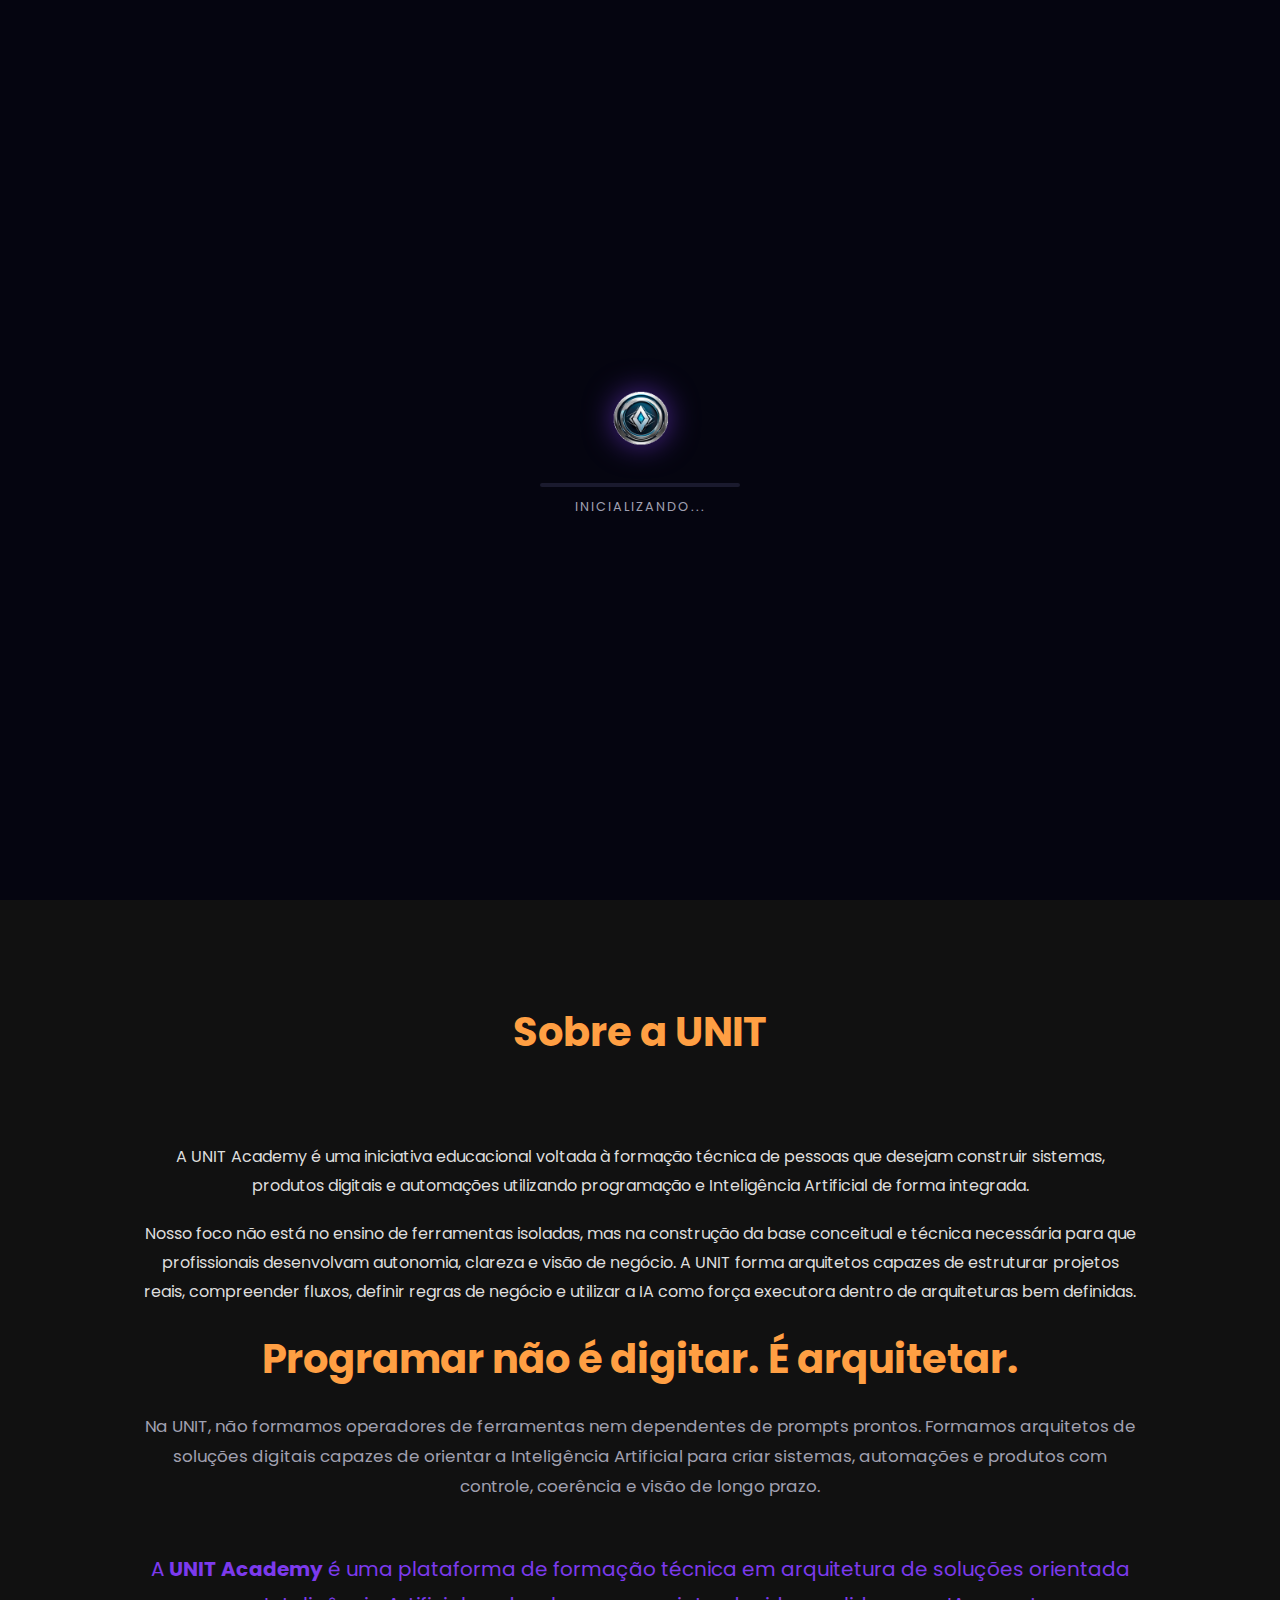
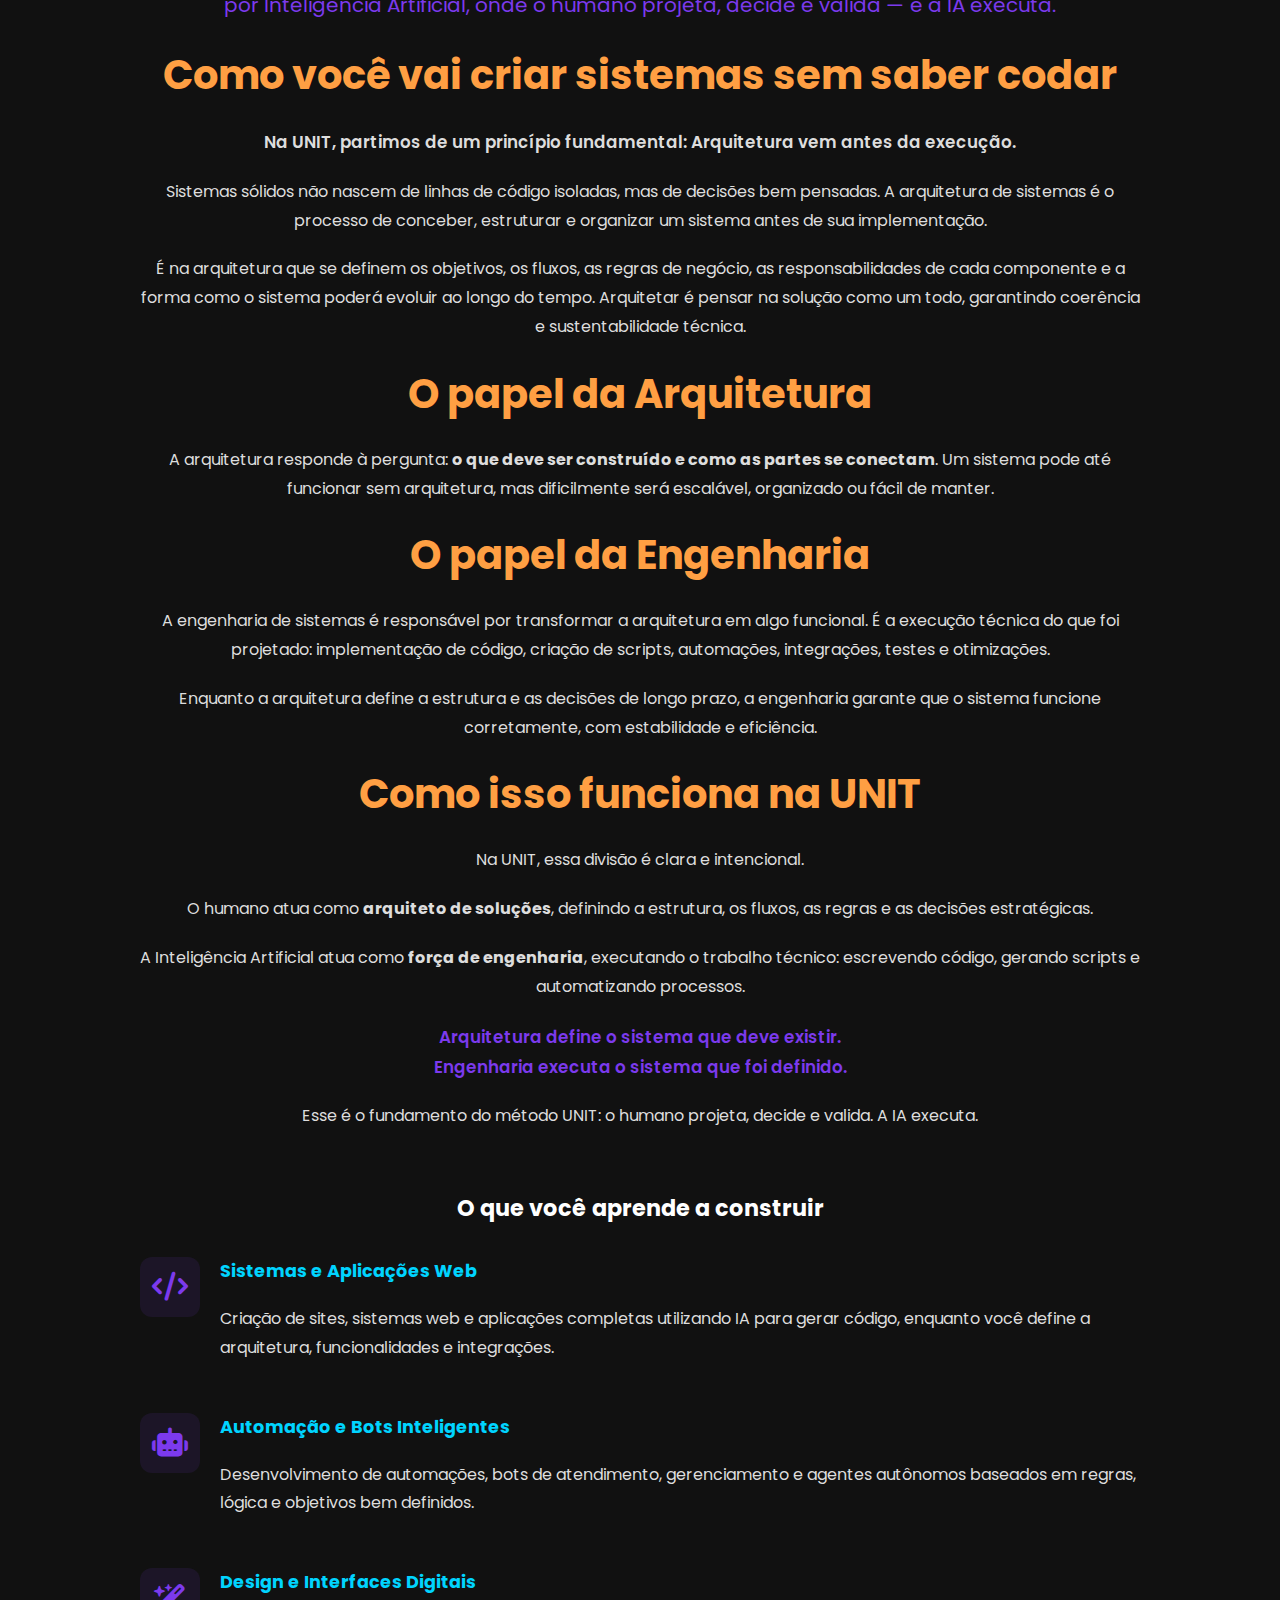
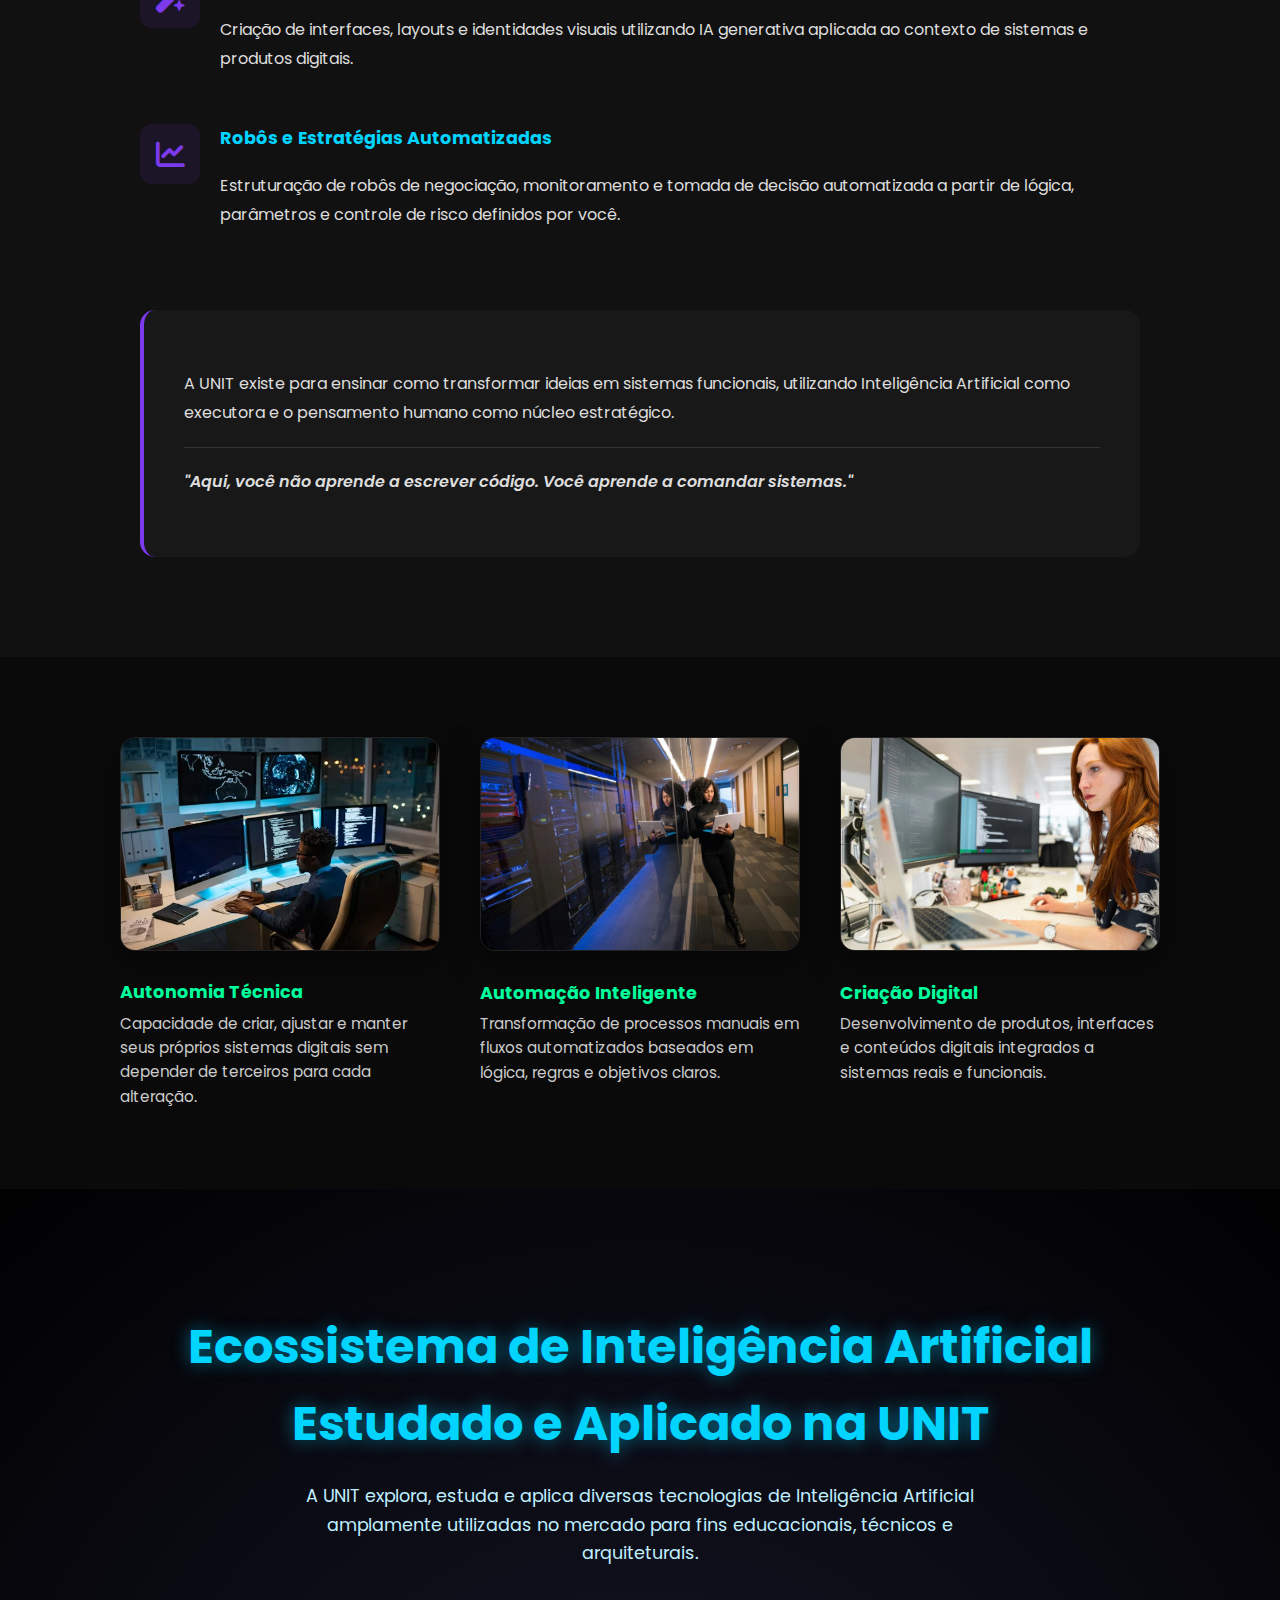
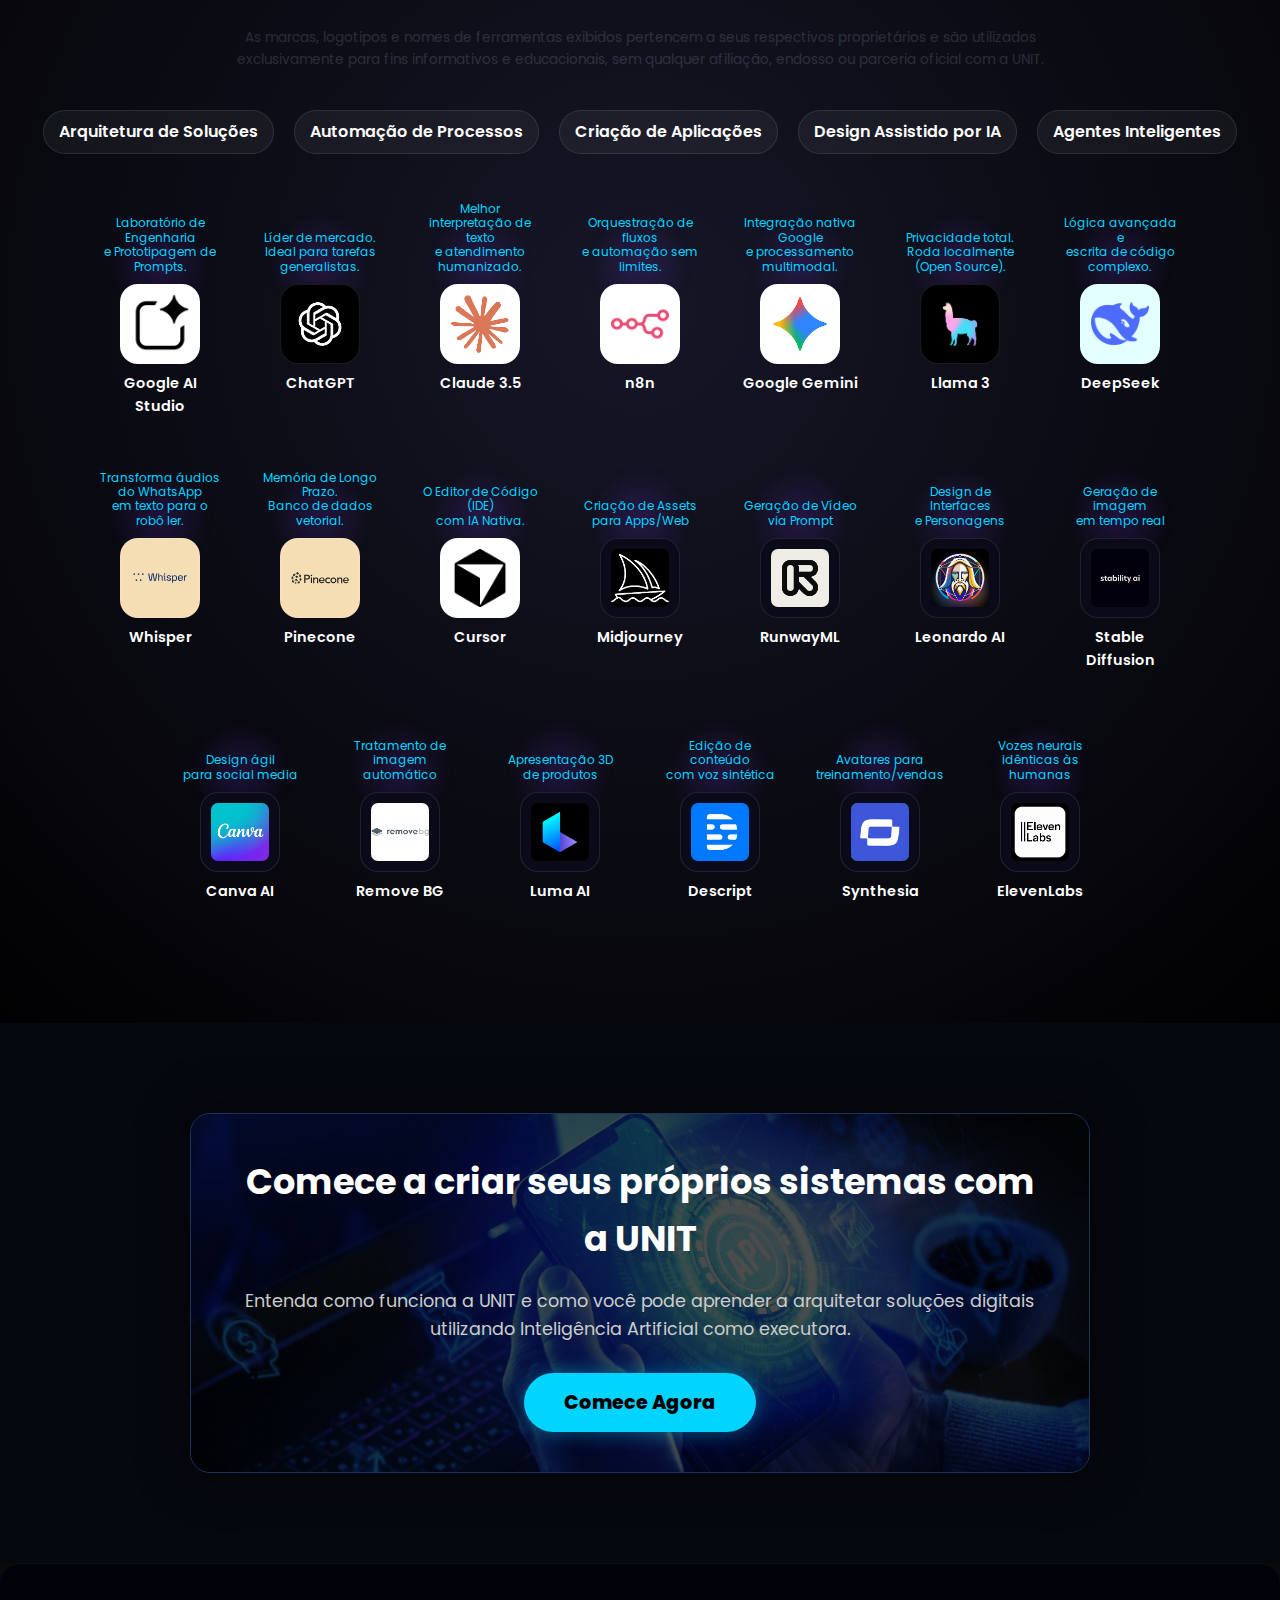
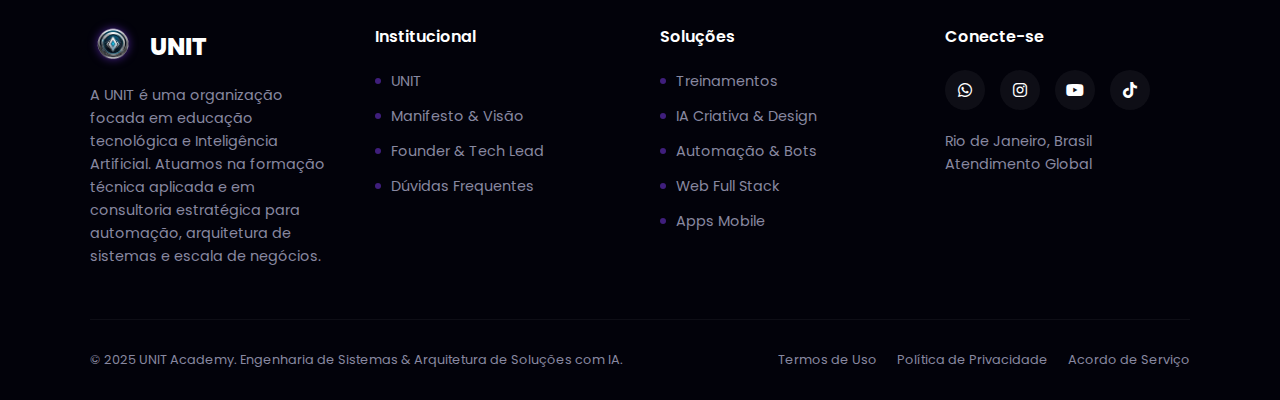
<file: index.html>
<!DOCTYPE html>
<html lang="pt-BR">
<head>
    <meta charset="UTF-8">
    <meta name="viewport" content="width=device-width, initial-scale=1.0">

    <!-- TÍTULO DA ABA -->
    <title>UNIT | Arquitetura de Soluções com IA</title>
    
    <!-- DESCRIÇÃO PARA O GOOGLE (SEO) -->
    <meta name="description" content="A UNIT é um ecossistema educacional focado em formar arquitetos de soluções digitais, utilizando Inteligência Artificial para criar sistemas, automações e produtos digitais.">

    <!-- COMPARTILHAMENTO (WhatsApp / Social) -->
    <meta property="og:type" content="website">
    <meta property="og:title" content="UNIT | 🧠 Arquitetura de Soluções e Automações com Inteligência Artificial em Escala">
    <meta property="og:description" content="Arquitetura e desenvolvimento de sistemas, automações e produtos digitais com inteligência artificial aplicada.">

    <meta property="og:url" content="https://unit-academy.vercel.app/">
    <meta property="og:image" content="https://unit-academy.vercel.app/assets/img/capaBaner2.jpg">
    <meta property="og:image:type" content="image/jpeg">
    <meta property="og:image:width" content="1200">
    <meta property="og:image:height" content="630">

    <!-- CANONICAL (Evita duplicidade de SEO) -->
    <link rel="canonical" href="https://unit-academy.vercel.app/">


    <!-- FONTS -->
    <link rel="preconnect" href="https://fonts.googleapis.com">
    <link rel="preconnect" href="https://fonts.gstatic.com" crossorigin>
    <link href="https://fonts.googleapis.com/css2?family=Poppins:wght@300;400;600;700;800&display=swap" rel="stylesheet">
    <link rel="stylesheet" href="https://cdnjs.cloudflare.com/ajax/libs/font-awesome/6.5.0/css/all.min.css">

    <!-- FAVICON -->
    <link rel="icon" type="image/png" href="assets/img/favicon.png">

    <!-- CSS PRINCIPAL -->
    <link rel="stylesheet" href="css/index.css"> 
    
    <!-- PRELOADER (CSS Extra para o carregamento) -->
    <style>
        /* CSS DO PRELOADER PARA GARANTIR QUE CARREGUE PRIMEIRO */
        #unit-preloader {
            position: fixed; top: 0; left: 0; width: 100%; height: 100%;
            background-color: #050510; z-index: 99999;
            display: flex; justify-content: center; align-items: center; flex-direction: column;
            transition: opacity 0.6s ease-out, visibility 0.6s ease-out;
        }
        .preloader-content { display: flex; flex-direction: column; align-items: center; justify-content: center; }
        .preloader-logo { width: 80px; height: auto; margin: 0 auto 20px auto; animation: preloaderPulse 1.5s infinite alternate; filter: drop-shadow(0 0 15px rgba(124, 58, 237, 0.6)); }
        .loading-bar-container { width: 200px; height: 4px; background: #1a1a2e; border-radius: 2px; overflow: hidden; position: relative; margin-bottom: 10px; }
        .loading-bar { width: 100%; height: 100%; background: linear-gradient(90deg, #7c3aed, #00d4ff); position: absolute; left: -100%; animation: loadBar 1.5s infinite linear; }
        .system-text { color: #a0a0b0; font-family: 'Poppins', sans-serif; font-size: 0.8rem; letter-spacing: 2px; text-transform: uppercase; animation: blinkText 1s infinite alternate; }
        .preloader-hidden { opacity: 0; visibility: hidden; pointer-events: none; }
        @keyframes preloaderPulse { from { transform: scale(1); opacity: 0.8; } to { transform: scale(1.1); opacity: 1; filter: drop-shadow(0 0 25px rgba(0, 212, 255, 0.8)); } }
        @keyframes loadBar { 0% { left: -100%; } 50% { left: 0%; } 100% { left: 100%; } }
        @keyframes blinkText { from { opacity: 0.5; } to { opacity: 1; } }
    </style>
</head>

<body>
    <!-- PRELOADER UNIT -->
    <div id="unit-preloader">
        <div class="preloader-content">
            <img src="assets/img/1logo.png" alt="Carregando..." class="preloader-logo">
            <div class="loading-bar-container">
                <div class="loading-bar"></div>
            </div>
            <p class="system-text">Inicializando...</p>
        </div>
    </div>

    <!-- HERO SECTION -->
    <div class="hero-section" id="inicio">
        
        <div class="center-title">
            <h1 class="main-title">𝑼𝑵𝑰𝑻</h1>
            <span class="sub-title">Aprenda a Construir Softwares, Apps e Automações <br>com Inteligência Artificial</span>
        </div>
        <!-- SLIDER LISO -->
        <div class="slider-clean-container">
            <div class="clean-slide" style="background-image: url('assets/img/capaBaner.webp'); animation-delay: 0s;"></div>
            <div class="clean-slide" style="background-image: url('assets/img/slide1.webp'); animation-delay: 5s;"></div>
            <div class="clean-slide" style="background-image: url('assets/img/slide2.webp'); animation-delay: 10s;"></div>
            <div class="clean-slide" style="background-image: url('assets/img/slide3.webp'); animation-delay: 15s;"></div>
            <div class="clean-slide" style="background-image: url('assets/img/slide4.webp'); animation-delay: 20s;"></div>
            <div class="clean-slide" style="background-image: url('assets/img/inova.webp');  animation-delay: 25s;"></div>
        </div>

        <!-- Vídeo de Fundo HERO -->
        <video id="mainVideo" class="video-fullscreen" preload="auto" playsinline autoplay muted loop poster="assets/img/capaBaner.webp">
            <source src="assets/videos/apresentacao.mp4" type="video/mp4" />
        </video>

        <!-- Overlay com Botão (Alterado para Link <a> para SEO) -->
        <div id="overlay" class="overlay">
            <a href="treinamentos.html" class="start-btn"><i class="fa-solid fa-diagram-project"></i> Começar a Construir com IA</a>
        </div>

        <!-- Seta de Rolagem -->
        <a href="#sobre" class="scroll-down-arrow">
            <i class="fa-solid fa-angles-down"></i>
        </a>
    </div>

    

    <!-- SOBRE A UNIT -->
    <section class="about-unit" id="sobre">
        <div class="content-wrapper">
           <h2>Sobre a UNIT</h2>
            <p class="sub-title">Unidade de Integração Tecnológica</p>
            
            <p>
                A UNIT Academy é uma iniciativa educacional voltada à formação técnica de pessoas que desejam construir sistemas,
                produtos digitais e automações utilizando programação e Inteligência Artificial de forma integrada.
            </p>

            <p>
                Nosso foco não está no ensino de ferramentas isoladas, mas na construção da base conceitual e técnica necessária
                para que profissionais desenvolvam autonomia, clareza e visão de negócio. A UNIT forma arquitetos capazes de
                estruturar projetos reais, compreender fluxos, definir regras de negócio e utilizar a IA como força executora
                dentro de arquiteturas bem definidas.
            </p>

            <h2>Programar não é digitar. É arquitetar.</h2>

            <p style="font-size: 1.05rem; margin-bottom: 50px; color: #a0a0b0;">
                Na UNIT, não formamos operadores de ferramentas nem dependentes de prompts prontos.
                Formamos arquitetos de soluções digitais capazes de orientar a Inteligência Artificial
                para criar sistemas, automações e produtos com controle, coerência e visão de longo prazo.
            </p>

            <p style="color: #7c3aed; font-size: 20px;">
                A <strong>UNIT Academy</strong> é uma plataforma de formação técnica em arquitetura de soluções
                orientada por Inteligência Artificial, onde o humano projeta, decide e valida — e a IA executa.
            </p>

            <h2>Como você vai criar sistemas sem saber codar</h2>

            

            <p style="font-weight:600; font-size:1.05rem;">
                Na UNIT, partimos de um princípio fundamental: Arquitetura vem antes da execução.
            </p>

            <p>
                Sistemas sólidos não nascem de linhas de código isoladas, mas de decisões bem pensadas.
                A arquitetura de sistemas é o processo de conceber, estruturar e organizar um sistema
                antes de sua implementação.
            </p>

            <p>
                É na arquitetura que se definem os objetivos, os fluxos, as regras de negócio,
                as responsabilidades de cada componente e a forma como o sistema poderá evoluir
                ao longo do tempo. Arquitetar é pensar na solução como um todo, garantindo coerência
                e sustentabilidade técnica.
            </p>

            <h2>O papel da Arquitetura</h2>

            <p>
                A arquitetura responde à pergunta: <strong>o que deve ser construído e como as partes se conectam</strong>.
                Um sistema pode até funcionar sem arquitetura, mas dificilmente será escalável,
                organizado ou fácil de manter.
            </p>

            <h2>O papel da Engenharia</h2>

            <p>
                A engenharia de sistemas é responsável por transformar a arquitetura em algo funcional.
                É a execução técnica do que foi projetado: implementação de código, criação de scripts,
                automações, integrações, testes e otimizações.
            </p>

            <p>
                Enquanto a arquitetura define a estrutura e as decisões de longo prazo,
                a engenharia garante que o sistema funcione corretamente, com estabilidade e eficiência.
            </p>

            <h2>Como isso funciona na UNIT</h2>

            <p>
                Na UNIT, essa divisão é clara e intencional.
            </p>

            <p>
                O humano atua como <strong>arquiteto de soluções</strong>, definindo a estrutura,
                os fluxos, as regras e as decisões estratégicas.
            </p>

            <p>
                A Inteligência Artificial atua como <strong>força de engenharia</strong>,
                executando o trabalho técnico: escrevendo código, gerando scripts
                e automatizando processos.
            </p>

            <p style="font-weight:600; color:#7c3aed; font-size:1.05rem;">
                Arquitetura define o sistema que deve existir. <br>
                Engenharia executa o sistema que foi definido.
            </p>

            <p>
                Esse é o fundamento do método UNIT: o humano projeta, decide e valida.
                A IA executa.
            </p>


            <div class="benefits-container">
                <h3 class="benefits-title">O que você aprende a construir</h3>

                <ul class="benefits-list">
                    <li class="benefit-item">
                        <i class="fas fa-code benefit-icon"></i>
                        <div>
                            <strong class="benefit-strong">Sistemas e Aplicações Web</strong>
                            <p class="benefit-desc">
                                Criação de sites, sistemas web e aplicações completas utilizando
                                IA para gerar código, enquanto você define a arquitetura,
                                funcionalidades e integrações.
                            </p>
                        </div>
                    </li>

                    <li class="benefit-item">
                        <i class="fas fa-robot benefit-icon"></i>
                        <div>
                            <strong class="benefit-strong">Automação e Bots Inteligentes</strong>
                            <p class="benefit-desc">
                                Desenvolvimento de automações, bots de atendimento, gerenciamento
                                e agentes autônomos baseados em regras, lógica e objetivos bem
                                definidos.
                            </p>
                        </div>
                    </li>

                    <li class="benefit-item">
                        <i class="fas fa-wand-magic-sparkles benefit-icon"></i>
                        <div>
                            <strong class="benefit-strong">Design e Interfaces Digitais</strong>
                            <p class="benefit-desc">
                                Criação de interfaces, layouts e identidades visuais utilizando
                                IA generativa aplicada ao contexto de sistemas e produtos digitais.
                            </p>
                        </div>
                    </li>

                    <li class="benefit-item">
                        <i class="fas fa-chart-line benefit-icon"></i>
                        <div>
                            <strong class="benefit-strong">Robôs e Estratégias Automatizadas</strong>
                            <p class="benefit-desc">
                                Estruturação de robôs de negociação, monitoramento e tomada de
                                decisão automatizada a partir de lógica, parâmetros e controle
                                de risco definidos por você.
                            </p>
                        </div>
                    </li>
                </ul>
            </div>

            <div class="mission-block">
                <p class="mission-text">
                    A UNIT existe para ensinar como transformar ideias em sistemas funcionais,
                    utilizando Inteligência Artificial como executora e o pensamento humano
                    como núcleo estratégico.
                </p>
                <p class="mission-quote">
                    "Aqui, você não aprende a escrever código. Você aprende a comandar sistemas."
                </p>
            </div>
        </div>
    </section>

    <!-- GALERIA -->
    <section class="image-gallery">
        <div class="gallery-item">
            <img src="assets/img/ban3.webp" alt="Autonomia Técnica">
            <p><strong>Autonomia Técnica</strong>
            Capacidade de criar, ajustar e manter seus próprios sistemas digitais sem depender
            de terceiros para cada alteração.</p>
        </div>

        <div class="gallery-item">
            <img src="assets/img/ban4.webp" alt="Automação de Processos">
            <p><strong>Automação Inteligente</strong>
            Transformação de processos manuais em fluxos automatizados baseados em lógica,
            regras e objetivos claros.</p>
        </div>

        <div class="gallery-item">
            <img src="assets/img/ban6.webp" alt="Criação Digital">
            <p><strong>Criação Digital</strong>
            Desenvolvimento de produtos, interfaces e conteúdos digitais integrados a sistemas
            reais e funcionais.</p>
        </div>
    </section>

    <!-- HUB IA -->
    <section id="hub-ia" class="hub-ia-section">
    <h2>
        Ecossistema de Inteligência Artificial<br>
        <span style="color: var(--neon-blue);">Estudado e Aplicado na UNIT</span>
    </h2>

    <p class="hub-ia-intro">
        A UNIT explora, estuda e aplica diversas tecnologias de Inteligência Artificial
        amplamente utilizadas no mercado para fins educacionais, técnicos e arquiteturais.
    </p>

    <!-- AVISO LEGAL OBRIGATÓRIO -->
    <p class="hub-ia-disclaimer" style="max-width: 900px; margin: 0 auto 40px auto; font-size: 0.85rem; color: #a0a0b0; text-align: center;">
        As marcas, logotipos e nomes de ferramentas exibidos pertencem a seus respectivos proprietários
        e são utilizados exclusivamente para fins informativos e educacionais, sem qualquer afiliação,
        endosso ou parceria oficial com a UNIT.
    </p>
        
        <div class="ia-floating-texts">
            <span>Arquitetura de Soluções</span>
            <span>Automação de Processos</span>
            <span>Criação de Aplicações</span>
            <span>Design Assistido por IA</span>
            <span>Agentes Inteligentes</span>
        </div>

        <div class="ia-logos">
             <!-- Google AI Studio -->
                <div class="ia-item">
                    <div class="ia-glow-ring"></div>
                    <p class="ia-desc">Laboratório de Engenharia<br>e Prototipagem de Prompts.</p>
                    <img src="assets/img/logos/aistudio.webp" alt="Google AI Studio" style="background-color: #fff;">
                    <p>Google AI Studio</p>
                </div>
                        
                <!-- 1. CHATGPT -->
                <div class="ia-item">
                <div class="ia-glow-ring"></div>
                <p class="ia-desc">Líder de mercado.<br>Ideal para tarefas generalistas.</p>
                <img src="assets/img/logos/gpt.png" alt="ChatGPT OpenAI" style="background-color: black;">
                <p>ChatGPT</p>
                </div>

                <!-- 2. CLAUDE -->
                <div class="ia-item">
                <div class="ia-glow-ring"></div>
                <p class="ia-desc">Melhor interpretação de texto<br>e atendimento humanizado.</p>
                <img src="assets/img/logos/claude.png" alt="Claude Anthropic" style="background-color: rgb(255, 255, 255);">
                <p>Claude 3.5</p>
                </div>
                <!-- n8n -->
                <div class="ia-item">
                    <div class="ia-glow-ring"></div>
                    <p class="ia-desc">Orquestração de fluxos<br>e automação sem limites.</p>
                    <img src="assets/img/logos/n8n-color.webp" alt="n8n Workflow" style="background-color: #fff;">
                    <p>n8n</p>
                </div>

                <!-- 3. GEMINI -->
                <div class="ia-item">
                    <div class="ia-glow-ring"></div>
                    <p class="ia-desc">Integração nativa Google<br>e processamento multimodal.</p>
                    <img src="assets/img/logos/gemini.png" alt="Google Gemini" style="background-color: rgb(255, 255, 255);">
                    <p>Google Gemini</p>
                </div>

                <!-- 4. LLAMA 3 -->
                <div class="ia-item" >
                <div class="ia-glow-ring"></div>
                <p class="ia-desc">Privacidade total.<br>Roda localmente (Open Source).</p>
                <img src="assets/img/logos/llama.png" alt="Meta Llama 3" style="background-color: black;">
                <p>Llama 3</p>
                </div>

                <!-- 5. DEEPSEEK -->
                <div class="ia-item">
                <div class="ia-glow-ring"></div>
                <p class="ia-desc">Lógica avançada e<br>escrita de código complexo.</p>
                <img src="assets/img/logos/deepseek.png" alt="DeepSeek AI" style="background-color: rgb(228, 255, 255);">
                <p>DeepSeek</p>
                </div>

                <!-- 6. WHISPER -->
                <div class="ia-item">
                <div class="ia-glow-ring"></div>
                <p class="ia-desc">Transforma áudios do WhatsApp<br>em texto para o robô ler.</p>
                <img src="assets/img/logos/whisper-ai-logo-vector.svg" alt="OpenAI Whisper" style="background-color: wheat;">
                <p>Whisper</p>
                </div>

                <!-- 7. PINECONE -->
                <div class="ia-item">
                <div class="ia-glow-ring"></div>
                <p class="ia-desc">Memória de Longo Prazo.<br>Banco de dados vetorial.</p>
                <img src="assets/img/logos/Pinecone_Logo_0.svg" alt="Pinecone Vector DB" style="background-color: wheat;">
                <p>Pinecone</p>
                </div>
          
                 <div class="ia-item">
                    <div class="ia-glow-ring"></div>
                    <p class="ia-desc">O Editor de Código (IDE)<br>com IA Nativa.</p>
                    <img src="assets/img/logos/cursor.webp" alt="Cursor AI" style="background-color: #fff;">
                    <p>Cursor</p>
                </div>
                <!-- Midjourney -->
                <div class="ia-item">
                    <div class="ia-glow-ring"></div>
                    <p class="ia-desc">Criação de Assets <br>para Apps/Web</p>
                    <img src="assets/img/logos/midjourney.png" alt="Midjourney">
                    <p>Midjourney</p>
                </div>
                <!-- RunwayML -->
                <div class="ia-item">
                    <div class="ia-glow-ring"></div>
                    <p class="ia-desc">Geração de Vídeo<br> via Prompt</p>
                    <img src="assets/img/logos/runwayML.png" alt="RunwayML">
                    <p>RunwayML</p>
                </div>
                <!-- Leonardo AI -->
                <div class="ia-item">
                    <div class="ia-glow-ring"></div>
                    <p class="ia-desc">Design de Interfaces<br> e Personagens</p>
                    <img src="assets/img/logos/leonardo.ai.png" alt="Leonardo AI">
                    <p>Leonardo AI</p>
                </div>
                <!-- Stable Diffusion -->
                <div class="ia-item">
                    <div class="ia-glow-ring"></div>
                    <p class="ia-desc">Geração de imagem <br>em tempo real</p>
                    <img src="assets/img/logos/stability.ai.png" alt="Stable Diffusion">
                    <p>Stable Diffusion</p>
                </div>
                
                <!-- Canva AI -->
                <div class="ia-item">
                    <div class="ia-glow-ring"></div>
                    <p class="ia-desc">Design ágil <br>para social media</p>
                    <img src="assets/img/logos/canva.png" alt="Canva AI">
                    <p>Canva AI</p>
                </div>
                <!-- Remove BG -->
                <div class="ia-item">
                    <div class="ia-glow-ring"></div>
                    <p class="ia-desc">Tratamento de <br>imagem automático</p>
                    <img src="assets/img/logos/removebg.png" alt="Remove BG">
                    <p>Remove BG</p>
                </div>
                <!-- Luma AI -->
                <div class="ia-item">
                    <div class="ia-glow-ring"></div>
                    <p class="ia-desc">Apresentação 3D <br>de produtos</p>
                    <img src="assets/img/logos/luma.png" alt="Luma AI">
                    <p>Luma AI</p>
                </div>
                <!-- Descript -->
                <div class="ia-item">
                    <div class="ia-glow-ring"></div>
                    <p class="ia-desc">Edição de conteúdo <br>com voz sintética</p>
                    <img src="assets/img/logos/descript.png" alt="Descript AI">
                    <p>Descript</p>
                </div>
                <!-- Synthesia -->
                <div class="ia-item">
                    <div class="ia-glow-ring"></div>
                    <p class="ia-desc">Avatares para<br> treinamento/vendas</p>
                    <img src="assets/img/logos/synthesia.png" alt="Synthesia">
                    <p>Synthesia</p>
                </div>
                <!-- ElevenLabs -->
                <div class="ia-item">
                    <div class="ia-glow-ring"></div>
                    <p class="ia-desc">Vozes neurais<br> idênticas às humanas</p>
                    <img src="assets/img/logos/elevenlabs.png" alt="ElevenLabs">
                    <p>ElevenLabs</p>
                </div>
    
        </div>
    </section>

    <!-- CTA FINAL -->
    <section id="cta-final" class="cta-final-section">
        <div class="cta-container">
            <!-- ID CORRIGIDO (Era duplicado) -->
            <video id="ctaVideo" class="cta-card-video" preload="auto" playsinline autoplay muted loop poster="assets/img/capaBaner.webp">
                <source src="assets/videos/Genera.mp4" type="video/mp4">
            </video>
            <div class="cta-content">
                <h2>Comece a criar seus próprios sistemas com a UNIT</h2>
                <p>
                    Entenda como funciona a UNIT e como você pode
                    aprender a arquitetar soluções digitais utilizando Inteligência Artificial
                    como executora.
                </p>
                <!-- BOTÃO CONVERTIDO EM LINK DIRETO (Performance/SEO) -->
                <button class="cta-btn" onclick="window.location.href='treinamentos.html'">Comece Agora</button>
            </div>
        </div>
        
    </section>

    <!-- FOOTER PADRONIZADO (INDEX + FAQ) -->
    <footer class="site-footer">
        <div class="footer-container">
            
            <!-- GRID PRINCIPAL -->
            <div class="footer-grid">
                
               <!-- 1. MARCA & IDENTIDADE -->
                <div class="footer-col brand-col">
                    <div class="brand-wrapper">
                        <img src="assets/img/1logo.png" alt="UNIT Logo" class="footer-img">
                        <div class="footer-logo">UNIT</div>
                    </div>
                    <p>
                        A UNIT é uma organização focada em educação tecnológica e Inteligência Artificial.
                        Atuamos na formação técnica aplicada e em consultoria estratégica para automação, arquitetura de sistemas e escala de negócios.
                    </p>
                </div>

                <!-- 2. INSTITUCIONAL -->
                <div class="footer-col">
                    <h4>Institucional</h4>
                    <ul class="footer-links">
                        <li><a href="index.html#sobre">UNIT</a></li>
                        <li><a href="pulsem.html">Manifesto & Visão</a></li>
                        <li><a href="bio.html">Founder & Tech Lead</a></li>
                        <li><a href="unit_faq.html">Dúvidas Frequentes</a></li>
                    </ul>
                </div>

                <!-- 3. SOLUÇÕES (Links da Index) -->
                <div class="footer-col">
                    <h4>Soluções</h4>
                    <ul class="footer-links">
                        <li><a href="treinamentos.html#treinamentos">Treinamentos</a></li>
                        <li><a href="treinamentos.html#IAcriativa">IA Criativa & Design</a></li>
                        <li><a href="treinamentos.html#bots">Automação & Bots</a></li>
                        <li><a href="treinamentos.html#Full-Stack">Web Full Stack</a></li>
                        <li><a href="treinamentos.html#apps">Apps Mobile</a></li>
                    </ul>
                </div>

                <!-- 4. CONECTE-SE -->
                <div class="footer-col">
                    <h4>Conecte-se</h4>
                    <div class="social-row">
                        
                        <!-- 1. WhatsApp (O Vendedor) - Essencial para B2C -->
                        <a href="https://wa.me/5521996442487" target="_blank" class="social-btn">
                            <i class="fab fa-whatsapp"></i>
                        </a>

                        <!-- 2. Instagram (Vitrine) -->
                        <a href="https://www.instagram.com/gustavo_capichoni8" target="_blank" class="social-btn">
                            <i class="fab fa-instagram"></i>
                        </a>
                        
                        <!-- 3. YouTube (Conteúdo Profundo) -->
                        <a href="https://www.youtube.com/@gustavo_capichoni" target="_blank" class="social-btn">
                            <i class="fab fa-youtube"></i>
                        </a>

                        <!-- 4. TikTok (Viral/Descoberta) -->
                        <a href="https://www.tiktok.com/@gustavo_kali_" target="_blank" class="social-btn">
                            <i class="fab fa-tiktok"></i>
                        </a>

                    </div>
                    <p class="footer-address">
                        Rio de Janeiro, Brasil<br>
                        Atendimento Global
                    </p>
                </div>
            </div>

            <!-- BARRA FINAL -->
            <div class="footer-bottom">
                <p>&copy; 2025 UNIT Academy. Engenharia de Sistemas & Arquitetura de Soluções com IA.</p>
                
                <div class="legal-links">
                    <a href="termos-e-acordos/termos-de-uso.html">Termos de Uso</a>
                    <a href="termos-e-acordos/politica-de-privacidade.html">Política de Privacidade</a>
                    <a href="termos-e-acordos/acordo-de-servico.html">Acordo de Serviço</a>
                </div>
            </div>
        </div>
    </footer>

    <!-- JS EXTERNO (Inclui preloader agora) -->
    <script src="js/index.js"></script>

</body>

</html>
</file>
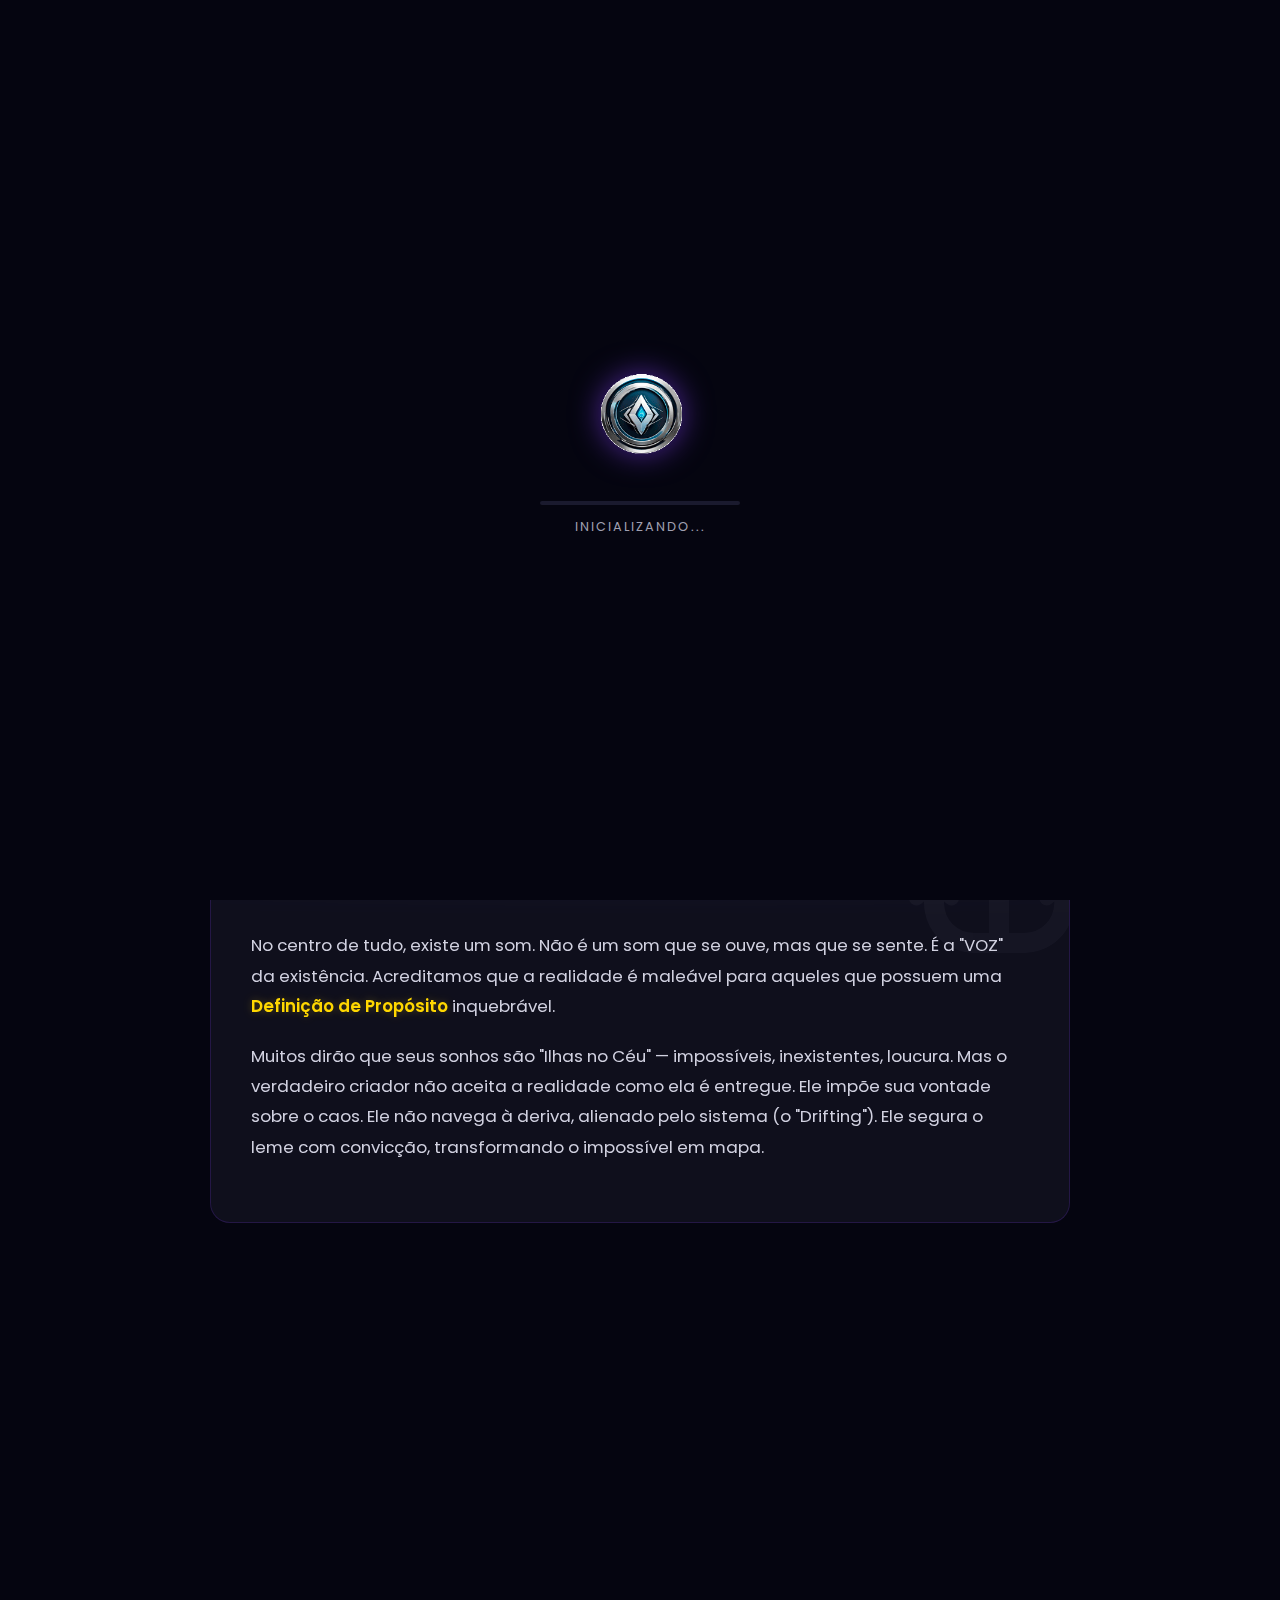
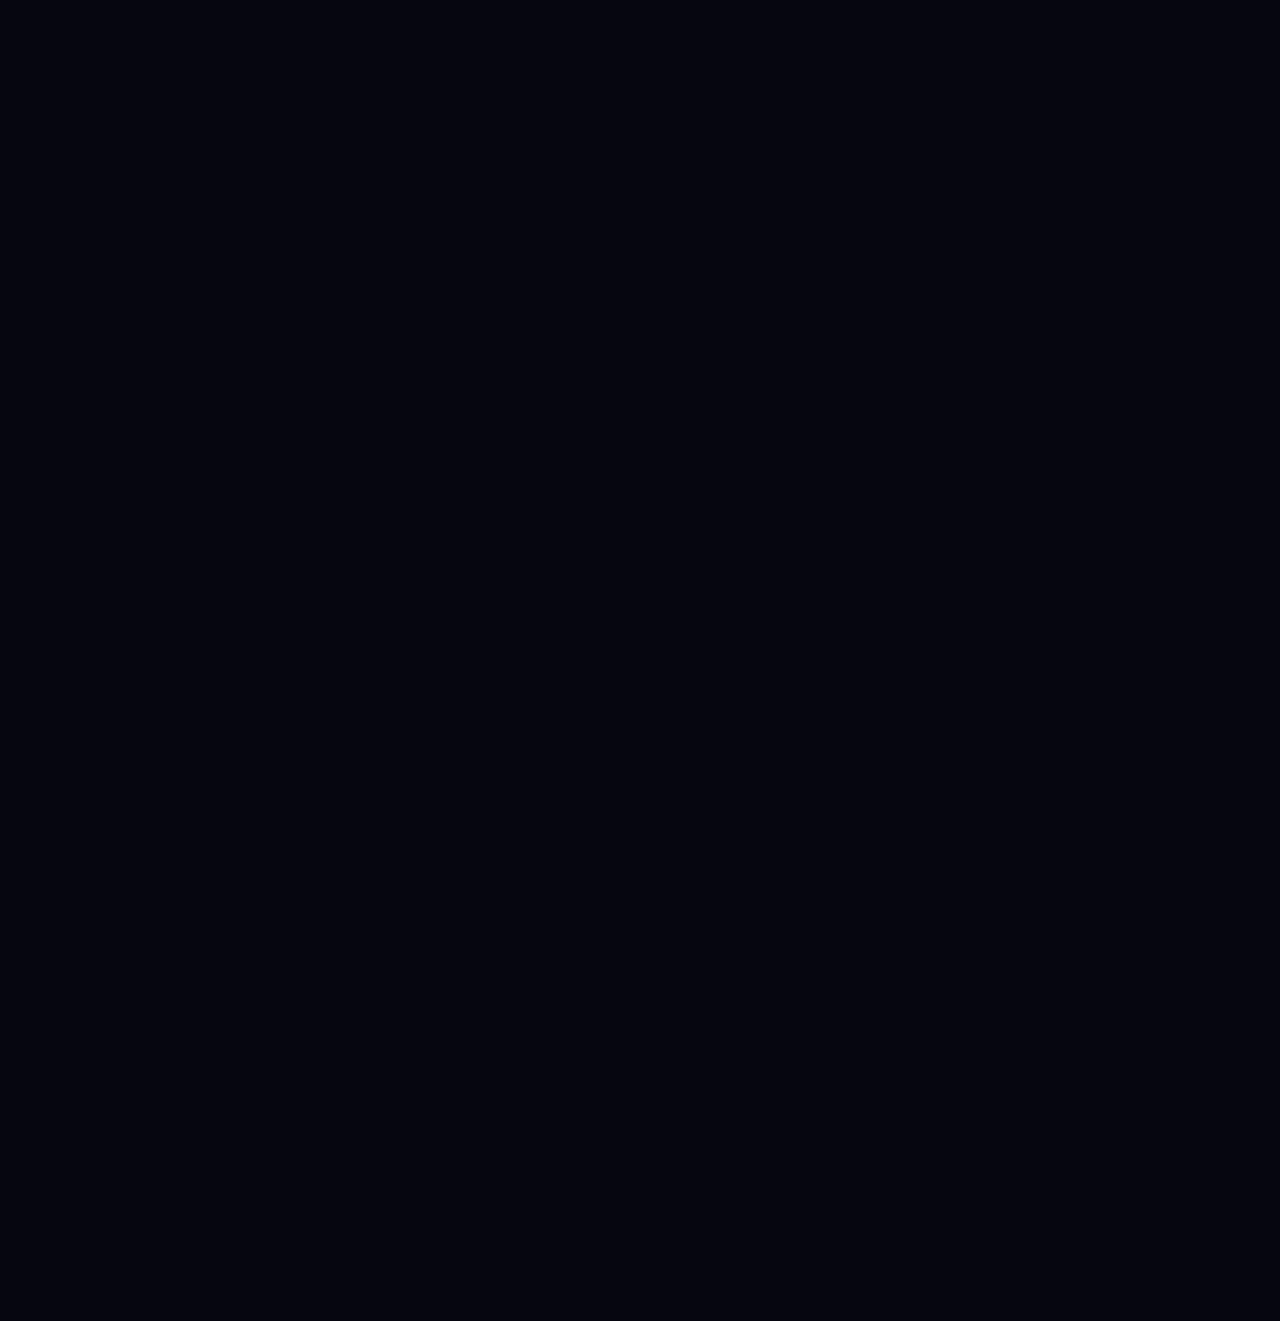
<file: pulsem.html>
<!DOCTYPE html>
<html lang="pt-BR">
<head>
    <meta charset="UTF-8">
    <meta name="viewport" content="width=device-width, initial-scale=1.0">
    <title>PULSEM | A Filosofia UNIT</title>
    
    <!-- Ícones e Fontes -->
    <link rel="stylesheet" href="https://cdnjs.cloudflare.com/ajax/libs/font-awesome/6.5.0/css/all.min.css">
    <link href="https://fonts.googleapis.com/css2?family=Poppins:wght@300;400;600;700;800&display=swap" rel="stylesheet">

    <style>
        :root {
            --bg-dark: #050510;
            --card-bg: #151525;
            --primary: #7c3aed; /* Roxo */
            --heart-red: #ff4757; /* Vermelho Pulsante */
            --neon-blue: #00d4ff;
            --neon-gold: #ffd700; /* Sabedoria */
            --text-main: #ffffff;
            --text-muted: #b0b0c0; /* Levemente ajustado para melhor contraste */
        }

        * { margin: 0; padding: 0; box-sizing: border-box; font-family: 'Poppins', sans-serif; }
        
        body { 
            background-color: var(--bg-dark); 
            color: var(--text-main); 
            overflow-x: hidden; 
            line-height: 1.8; 
            position: relative; 
        }

        .container { max-width: 900px; margin: 0 auto; padding: 20px; }

        /* --- PARTÍCULAS DE FUNDO --- */
        .particles {
            position: fixed;
            top: 0;
            left: 0;
            width: 100%;
            height: 100%;
            pointer-events: none;
            z-index: -1;
        }
        .particle {
            position: absolute;
            background-color: var(--primary);
            border-radius: 50%;
            opacity: 0;
            animation: particle-fade-in 2s forwards, particle-move 20s infinite linear;
        }
        @keyframes particle-fade-in {
            from { opacity: 0; }
            to { opacity: 0.2; }
        }
        @keyframes particle-move {
            0% { transform: translateY(0) translateX(0) scale(1); }
            25% { transform: translateY(100vh) translateX(20vw) scale(1.2); }
            50% { transform: translateY(0) translateX(40vw) scale(0.8); }
            75% { transform: translateY(100vh) translateX(60vw) scale(1.1); }
            100% { transform: translateY(0) translateX(80vw) scale(1); }
        }

        /* --- HEADER --- */
        header { 
            text-align: center; 
            padding: 80px 0 60px 0; 
            position: relative; 
            opacity: 0; 
            transform: translateY(-30px); 
            animation: header-entry 1s ease-out forwards;
        }
        @keyframes header-entry {
            to { opacity: 1; transform: translateY(0); }
        }
        /* --- BACKGROUND DINÂMICO --- */
        .ocean-bg {
            position: fixed;
            top: 0; left: 0; width: 100%; height: 100%;
            background: radial-gradient(circle at 50% 50%, #1a1a3a 0%, #050510 100%);
            z-index: -2;
        }
        
        /* Efeito de partículas ou estrelas sutis */
        .stars {
            position: fixed; top: 0; left: 0; width: 100%; height: 100%;
            background-image: radial-gradient(white 1px, transparent 1px);
            background-size: 50px 50px;
            opacity: 0.1; z-index: -1;
        }

        .pulse-icon {
            font-size: 4rem; 
            color: var(--heart-red); 
            margin-bottom: 20px; 
            display: inline-block;
            animation: heartbeat 1.5s infinite; 
            filter: drop-shadow(0 0 20px rgba(255, 71, 87, 0.5));
        }

        /* Animação de batimento mais orgânica (Tum-Tum... pausa) */
        @keyframes heartbeat {
            0% { transform: scale(1); }
            15% { transform: scale(1.25); } 
            25% { transform: scale(1.1); }
            35% { transform: scale(1.2); }
            50% { transform: scale(1); }
            100% { transform: scale(1); }
        }

        .main-title { 
            font-size: 4.0rem; 
            font-weight: 800; 
            letter-spacing: 5px; 
            background: linear-gradient(to right, #fff, var(--primary)); 
            background-clip: text;          
            -webkit-background-clip: text;  
            -webkit-text-fill-color: transparent;
            margin-bottom: 10px;
            text-shadow: 0 0 10px rgba(255,255,255,0.3);
            transition: text-shadow 0.5s ease-in-out;
        }
        .main-title:hover {
            text-shadow: 0 0 20px var(--neon-blue), 0 0 30px var(--primary);
        }
        .sub-title { 
            color: var(--text-muted); 
            font-size: 1.2rem; 
            max-width: 600px; 
            margin: 0 auto; 
        }

        /* --- SEÇÕES DE CONTEÚDO --- */
        .philosophy-section {
            background: rgba(21, 21, 37, 0.6); 
            border: 1px solid rgba(124, 58, 237, 0.2);
            padding: 40px; 
            border-radius: 20px; 
            margin-bottom: 40px;
            position: relative; 
            overflow: hidden; 
            backdrop-filter: blur(10px);
            transition: all 0.5s ease;
            opacity: 0; 
            transform: translateY(20px); 
        }
        /* --- SEÇÃO DO CAPITÃO (GUSTAVO KALI) --- */
        .hero-vision {
            background: linear-gradient(135deg, rgba(124, 58, 237, 0.08), rgba(0,0,0,0.4));
            border: 1px solid rgba(124, 58, 237, 0.2);
            padding: 50px;
            border-radius: 20px;
            margin-bottom: 80px;
            text-align: center;
            backdrop-filter: blur(5px);
            position: relative;
        }

        .hero-vision h2 { color: #fff; margin-bottom: 20px; font-size: 1.6rem; font-weight: 600; }
        .hero-vision p { font-size: 1.1rem; color: #d1d1e0; max-width: 750px; margin: 0 auto 30px; }

        .kali-brand {
            font-size: 0.85rem;
            letter-spacing: 4px;
            color: var(--neon-blue);
            text-transform: uppercase;
            margin-bottom: 15px;
            display: block;
            font-weight: 700;
            opacity: 0.8;
        }
        
        /* Classe ativada pelo JS */
        .philosophy-section.animate {
            opacity: 1; 
            transform: translateY(0);
        }

        .philosophy-section:hover { 
            border-color: var(--primary); 
            transform: translateY(-8px) scale(1.01); 
            box-shadow: 0 15px 30px rgba(124, 58, 237, 0.2);
        }

        .philosophy-section h2 { 
            font-size: 2rem; 
            margin-bottom: 20px; 
            color: var(--neon-blue); 
            display: flex; 
            align-items: center; 
            gap: 15px;
        }
        
        .highlight { color: var(--neon-gold); font-weight: 600; }
        
        .text-content { 
            color: #d1d1e0; 
            font-size: 1.05rem; 
            text-align: left; /* Alterado de justify para left para melhorar leitura */
        }
        .text-content p { margin-bottom: 20px; }

        /* --- SÍMBOLOS ARCANOS (BACKGROUND) --- */
        .arcano-symbol {
            position: absolute; 
            top: -20px; 
            right: -20px; 
            font-size: 10rem; 
            opacity: 0.03; 
            color: #fff; 
            pointer-events: none;
            transition: transform 0.8s ease-out;
            animation: float-symbol 10s ease-in-out infinite alternate;
        }
        .philosophy-section:hover .arcano-symbol {
            transform: scale(1.05) rotate(5deg);
            opacity: 0.05;
        }
        @keyframes float-symbol {
            0% { transform: translateY(0px) rotate(0deg); }
            50% { transform: translateY(-10px) rotate(2deg); }
            100% { transform: translateY(0px) rotate(0deg); }
        }

        .back-btn {
            position: fixed; top: 20px; right: 20px;
            padding: 10px 20px; background: rgba(0,0,0,0.4);
            border: 1px solid rgba(255,255,255,0.1); border-radius: 50px;
            color: #fff; cursor: pointer; backdrop-filter: blur(10px);
            z-index: 100; transition: 0.3s;
            font-size: 0.9rem;
        }
        .back-btn:hover { background: var(--primary); border-color: var(--primary); }

        /* --- RESPONSIVO --- */
        @media (max-width: 600px) {
            .main-title { font-size: 2.5rem; letter-spacing: 2px; }
            .philosophy-section { padding: 25px; }
            .hero-vision { padding: 30px 20px; }
            .arcano-symbol { font-size: 8rem; top: -10px; right: -10px; }
            .text-content { font-size: 0.95rem; }
        }
        /* Efeito de brilho pulsante no Mantra Final */
        .highlight {
            color: var(--neon-gold);
            font-weight: 600;
            text-shadow: 0 0 10px rgba(255, 215, 0, 0.3);
            animation: glow-text 3s infinite alternate;
        }

        @keyframes glow-text {
            from { text-shadow: 0 0 10px rgba(255, 215, 0, 0.3); }
            to { text-shadow: 0 0 20px rgba(255, 215, 0, 0.8), 0 0 30px rgba(255, 71, 87, 0.4); }
        }
        /* ==================================================================
   PRELOADER SYSTEM
================================================================== */
#unit-preloader {
    position: fixed;
    top: 0; left: 0;
    width: 100%; height: 100%;
    background-color: #050510; /* Fundo Dark do Site */
    z-index: 99999; /* Fica acima de tudo */
    display: flex;
    justify-content: center;
    align-items: center;
    flex-direction: column;
    transition: opacity 0.6s ease-out, visibility 0.6s ease-out;
}
/* --- ADICIONE ISTO PARA CENTRALIZAR OS ITENS INTERNOS --- */
.preloader-content {
    display: flex;
    flex-direction: column;
    align-items: center; /* Isso é o que força o alinhamento central */
    justify-content: center;
}
/* O Logo Pulsante */
.preloader-logo {
    width: 120px;
    height: auto;
    margin-bottom: 20px;
    animation: preloaderPulse 1.5s infinite alternate;
    filter: drop-shadow(0 0 15px rgba(124, 58, 237, 0.6));
}

@keyframes preloaderPulse {
    from { transform: scale(1); opacity: 0.8; }
    to { transform: scale(1.1); opacity: 1; filter: drop-shadow(0 0 25px rgba(0, 212, 255, 0.8)); }
}

/* Barra de Carregamento Cyberpunk */
.loading-bar-container {
    width: 200px;
    height: 4px;
    background: #1a1a2e;
    border-radius: 2px;
    overflow: hidden;
    position: relative;
    margin-bottom: 10px;
}

.loading-bar {
    width: 100%;
    height: 100%;
    background: linear-gradient(90deg, #7c3aed, #00d4ff);
    position: absolute;
    left: -100%;
    animation: loadBar 1.5s infinite linear;
}

@keyframes loadBar {
    0% { left: -100%; }
    50% { left: 0%; }
    100% { left: 100%; }
}

/* Texto Tech */
.system-text {
    color: #a0a0b0;
    font-family: 'Poppins', sans-serif; /* Usando a fonte do site */
    font-size: 0.8rem;
    letter-spacing: 2px;
    text-transform: uppercase;
    animation: blinkText 1s infinite alternate;
}

@keyframes blinkText {
    from { opacity: 0.5; }
    to { opacity: 1; }
}

/* Classe para esconder (ativada via JS) */
.preloader-hidden {
    opacity: 0;
    visibility: hidden;
    pointer-events: none;
}
    </style>
</head>
<body>
        <!-- PRELOADER UNIT -->
    <div id="unit-preloader">
        <div class="preloader-content">
            <img src="assets/img/1logo.png" alt="Carregando..." class="preloader-logo">
            <div class="loading-bar-container">
                <div class="loading-bar"></div>
            </div>
            <p class="system-text">Inicializando...</p>
        </div>
    </div>

    <div class="ocean-bg"></div>
    <div class="stars"></div>

    <!-- Partículas -->
    <div class="particles" id="particles-container"></div>

    <button onclick="history.back()" class="back-btn"><i class="fas fa-arrow-left"></i> Voltar</button>

    <div class="container">
        
        <header>
            <i class="fa-solid fa-heart-pulse pulse-icon"></i>
            <span class="kali-brand">Gustavo Capichoni • UNIT Vision</span>
            <h1 class="main-title">PULSEM</h1>
        </header>

        <section class="hero-vision" >
            <p class="sub-title" style="color: #ff9f43;">A frequência vibracional da criação. O código invisível que rege a UNIT.</p>
            <h2>Quebrando o Roteiro</h2>
            
            <p>
                Desde cedo, o mundo tenta impor um script: o que estudar, onde trabalhar, como viver.
                Mas alguns nascem sentindo que esse código está errado. 
            </p>
        </section>
        <!-- 1. A VONTADE SOBERANA -->
        <section class="philosophy-section">
            <i class="fa-solid fa-anchor arcano-symbol"></i>
            
            <h2><i class="fa-solid fa-fire"></i> A Vontade Inabalável</h2>
            <div class="text-content">
                <p>
                    No centro de tudo, existe um som. Não é um som que se ouve, mas que se sente. É a "VOZ" da existência. 
                    Acreditamos que a realidade é maleável para aqueles que possuem uma <strong class="highlight">Definição de Propósito</strong> inquebrável.
                </p>
                <p>
                    Muitos dirão que seus sonhos são "Ilhas no Céu" — impossíveis, inexistentes, loucura. 
                    Mas o verdadeiro criador não aceita a realidade como ela é entregue. Ele impõe sua vontade sobre o caos. 
                    Ele não navega à deriva, alienado pelo sistema (o "Drifting"). Ele segura o leme com convicção, transformando o impossível em mapa.
                </p>
            </div>
        </section>

        <!-- 2. A MENTE MESTRA -->
        <section class="philosophy-section">
            <i class="fa-solid fa-brain arcano-symbol"></i>
            <h2><i class="fa-solid fa-microchip"></i> Gestão da Consciência</h2>
            <div class="text-content">
                <p>
                    A mente humana opera em dois sistemas: um rápido e instintivo, outro lento e racional. 
                    O sistema tenta te manter no instinto, reagindo ao medo e ao prazer imediato. 
                    A filosofia PULSEM exige o domínio da <strong class="highlight">Inteligência Emocional</strong>.
                </p>
                <p>
                    Você deve ser o "Gestor dos seus Pensamentos". Não permita que ruídos externos invadam seu templo mental. 
                    Ser mais esperto que seus próprios demônios internos significa reconhecer o medo, mas não obedecer a ele. 
                    A verdadeira programação começa reprogramando a si mesmo.
                </p>
            </div>
        </section>

        <!-- 3. A AÇÃO E O HÁBITO -->
        <section class="philosophy-section">
            <i class="fa-solid fa-gears arcano-symbol"></i>
            <h2><i class="fa-solid fa-bolt"></i> O Poder do Agora</h2>
            <div class="text-content">
                <p>
                    Ideias sem execução são apenas alucinações. O universo não responde ao que você pensa, mas ao que você vibra e faz. 
                    A transformação acontece no <strong class="highlight">Loop do Hábito</strong>: gatilho, rotina e recompensa.
                </p>
                <p>
                    Acorde. Aja. Repita. A consistência é a única mágica que existe. 
                    Não esperamos a "inspiração divina" para criar códigos ou projetos. Nós criamos a inspiração através da ação massiva. 
                    Tem poder quem age.
                </p>
            </div>
        </section>

        <!-- 4. A CONEXÃO E O SERVIÇO -->
        <section class="philosophy-section">
            <i class="fa-solid fa-hand-holding-heart arcano-symbol"></i>
            <h2><i class="fa-solid fa-users"></i> A Sabedoria do Serviço</h2>
            <div class="text-content">
                <p>
                    Nenhum código roda no vácuo. A tecnologia deve servir à humanidade, não escravizá-la. 
                    A verdadeira influência não vem da manipulação, mas da compreensão profunda do outro.
                </p>
                <p>
                    Aplicamos a "Arte da Persuasão" através da empatia e da verdade. 
                    Buscamos a sabedoria para construir, a compaixão para liderar e o desapego do ego para evoluir. 
                    Quem quiser ser o maior nesta nova era, que seja aquele que mais serve e resolve problemas reais.
                </p>
            </div>
        </section>

        <!-- 5. O ISOTEÍSMO DO CRIADOR -->
        <section class="philosophy-section" style="border-color: var(--neon-gold);">
            <i class="fa-solid fa-infinity arcano-symbol"></i>
            <h2><i class="fa-solid fa-eye"></i> O Criador Soberano</h2>
            <div class="text-content">
                <p>
                    Na UNIT, não formamos apenas técnicos. Formamos Arquitetos de Realidade.
                    Ao dominar a IA e o Código, você se aproxima da essência criadora. 
                    Você deixa de ser criatura das circunstâncias para ser o criador do seu caminho.
                </p>
                <p class="highlight" style="text-align: center; font-size: 1.2rem; margin-top: 30px;">
                    "Sintam . Pulsem . Vibrem . Criem o Futuro."
                </p>
            </div>
        </section>


    </div>

    <script>
        // --- 1. GERAÇÃO DE PARTÍCULAS ---
        const particlesContainer = document.getElementById('particles-container');
        const numParticles = 30;

        for (let i = 0; i < numParticles; i++) {
            const particle = document.createElement('div');
            particle.classList.add('particle');
            
            // Posição e características aleatórias
            particle.style.left = `${Math.random() * 100}vw`;
            particle.style.top = `${Math.random() * 100}vh`;
            const size = Math.random() * 5 + 2; // Entre 2px e 7px
            particle.style.width = `${size}px`;
            particle.style.height = `${size}px`;
            
            // Animação desencontrada para parecer natural
            particle.style.animationDelay = `${Math.random() * -20}s`;
            particle.style.animationDuration = `${Math.random() * 15 + 15}s`;
            
            particlesContainer.appendChild(particle);
        }

        // --- 2. ANIMAÇÃO DE SCROLL (Intersection Observer) ---
        const observerOptions = {
            root: null, 
            rootMargin: '0px',
            threshold: 0.15 // 15% visível dispara a animação
        };

        const sectionObserver = new IntersectionObserver((entries, observer) => {
            entries.forEach(entry => {
                if (entry.isIntersecting) {
                    entry.target.classList.add('animate');
                    observer.unobserve(entry.target); // Para de observar após animar
                }
            });
        }, observerOptions);

        document.querySelectorAll('.philosophy-section').forEach(section => {
            sectionObserver.observe(section);
        });
        
    </script>
    <script>
        /* --- LÓGICA DO PRELOADER --- */
        window.addEventListener("load", function() {
            const preloader = document.getElementById("unit-preloader");
            if (preloader) {
                // Pequeno delay para garantir que a pessoa veja a animação (opcional)
                setTimeout(() => {
                    preloader.classList.add("preloader-hidden");
                }, 800); // 0.8 segundos de exibição mínima
            }
        });
    </script>

</body>
</html>
</file>
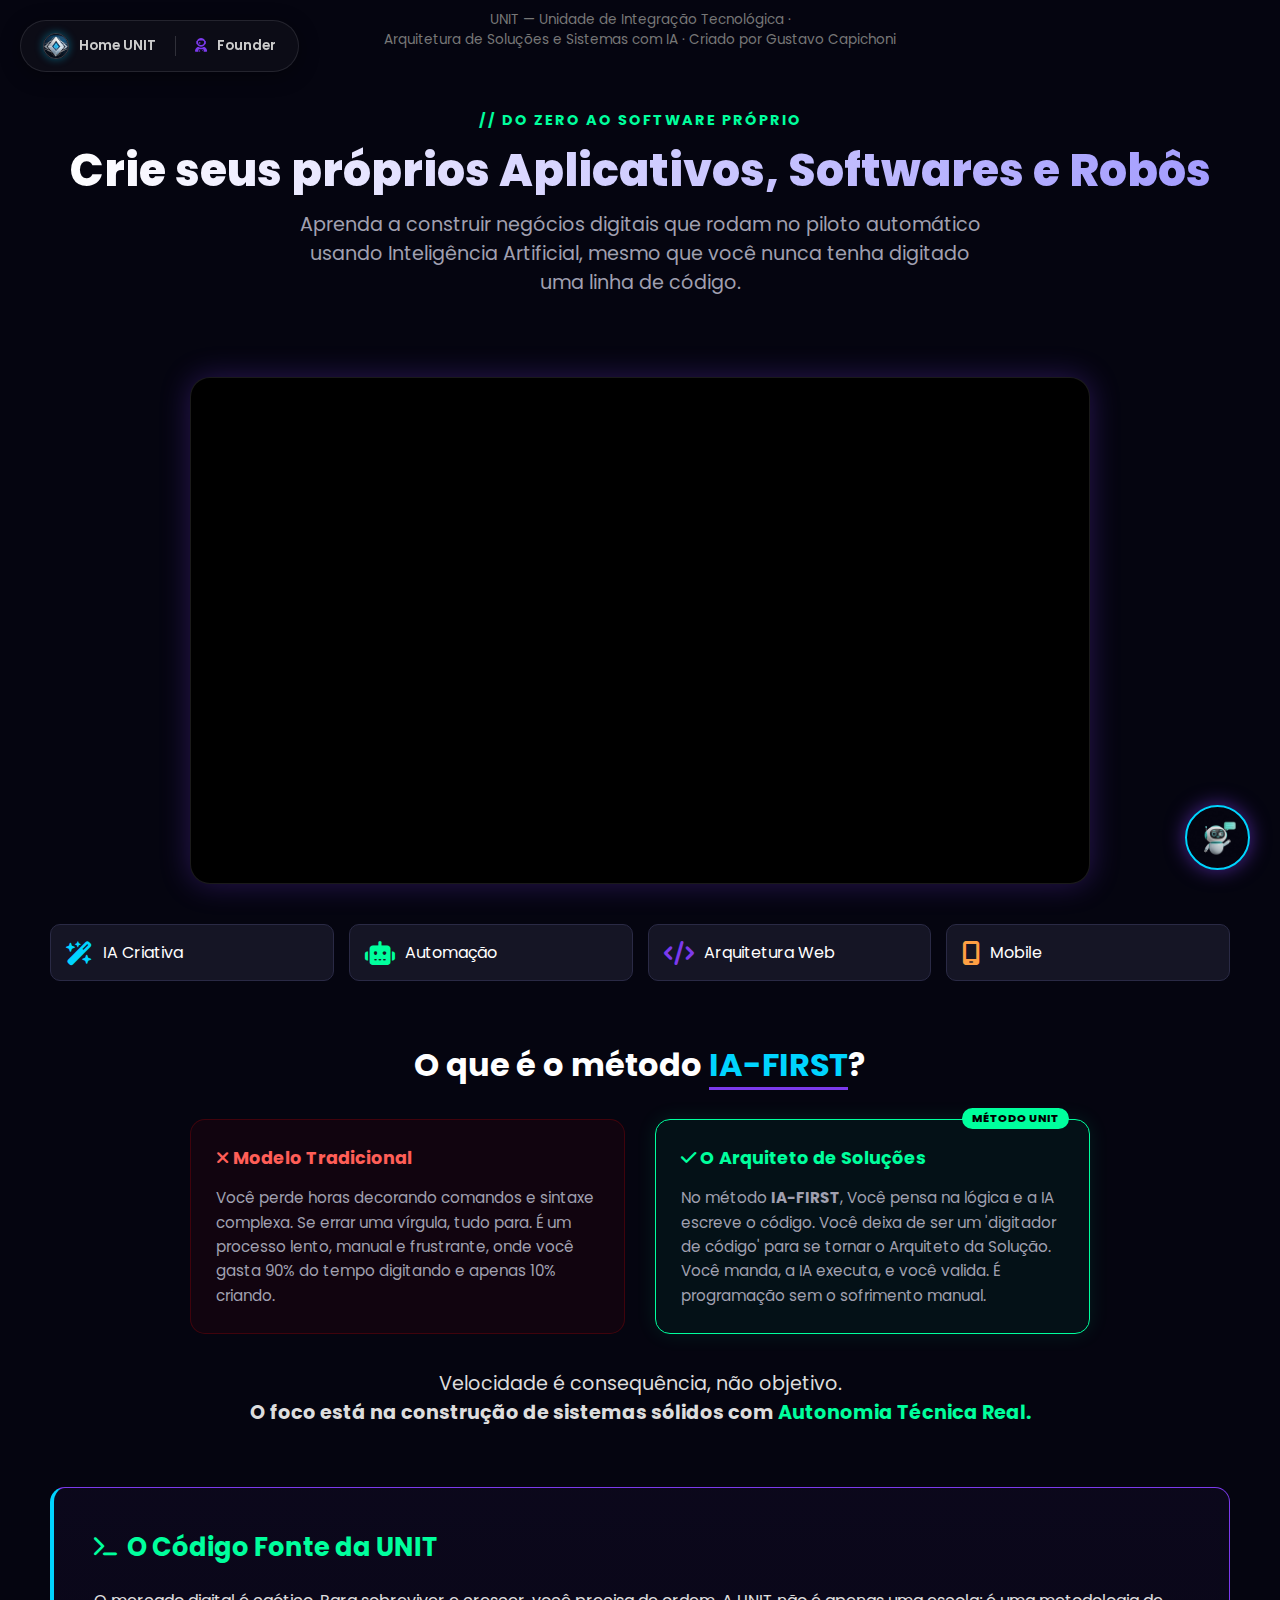
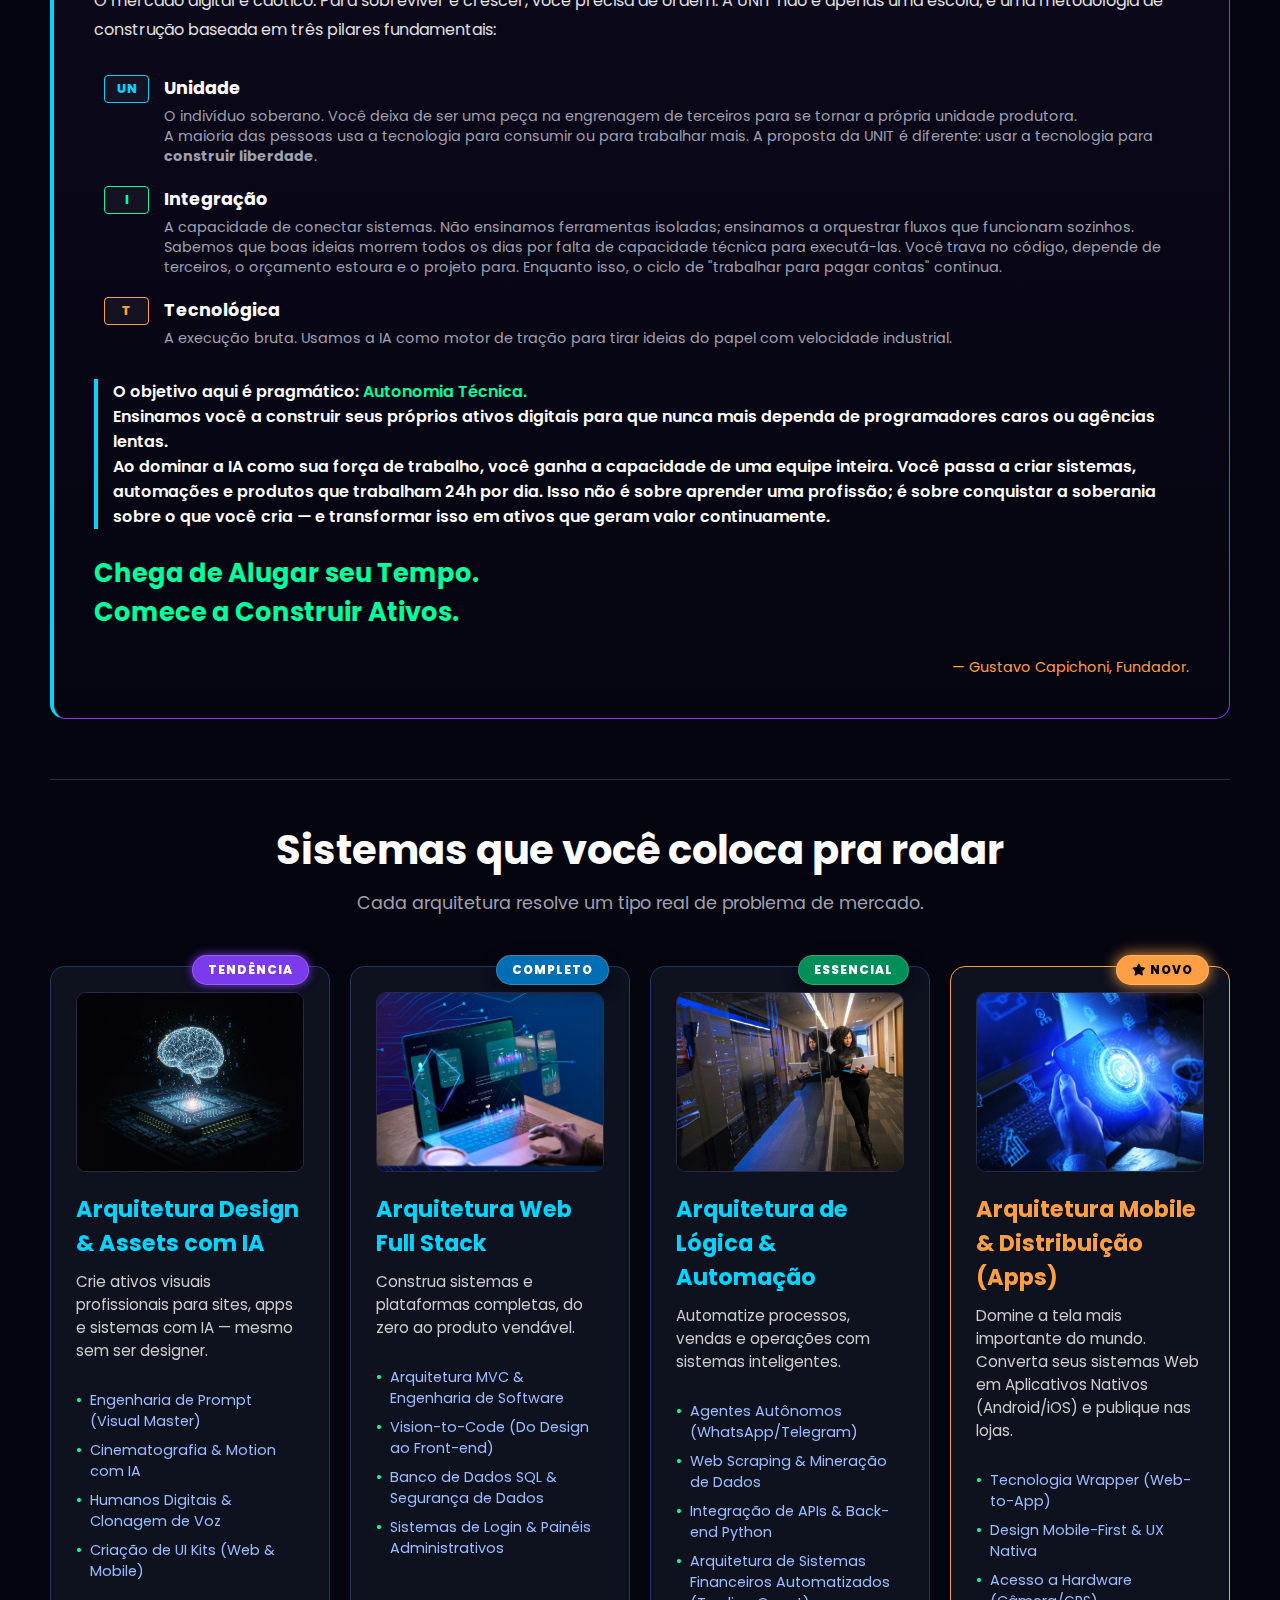
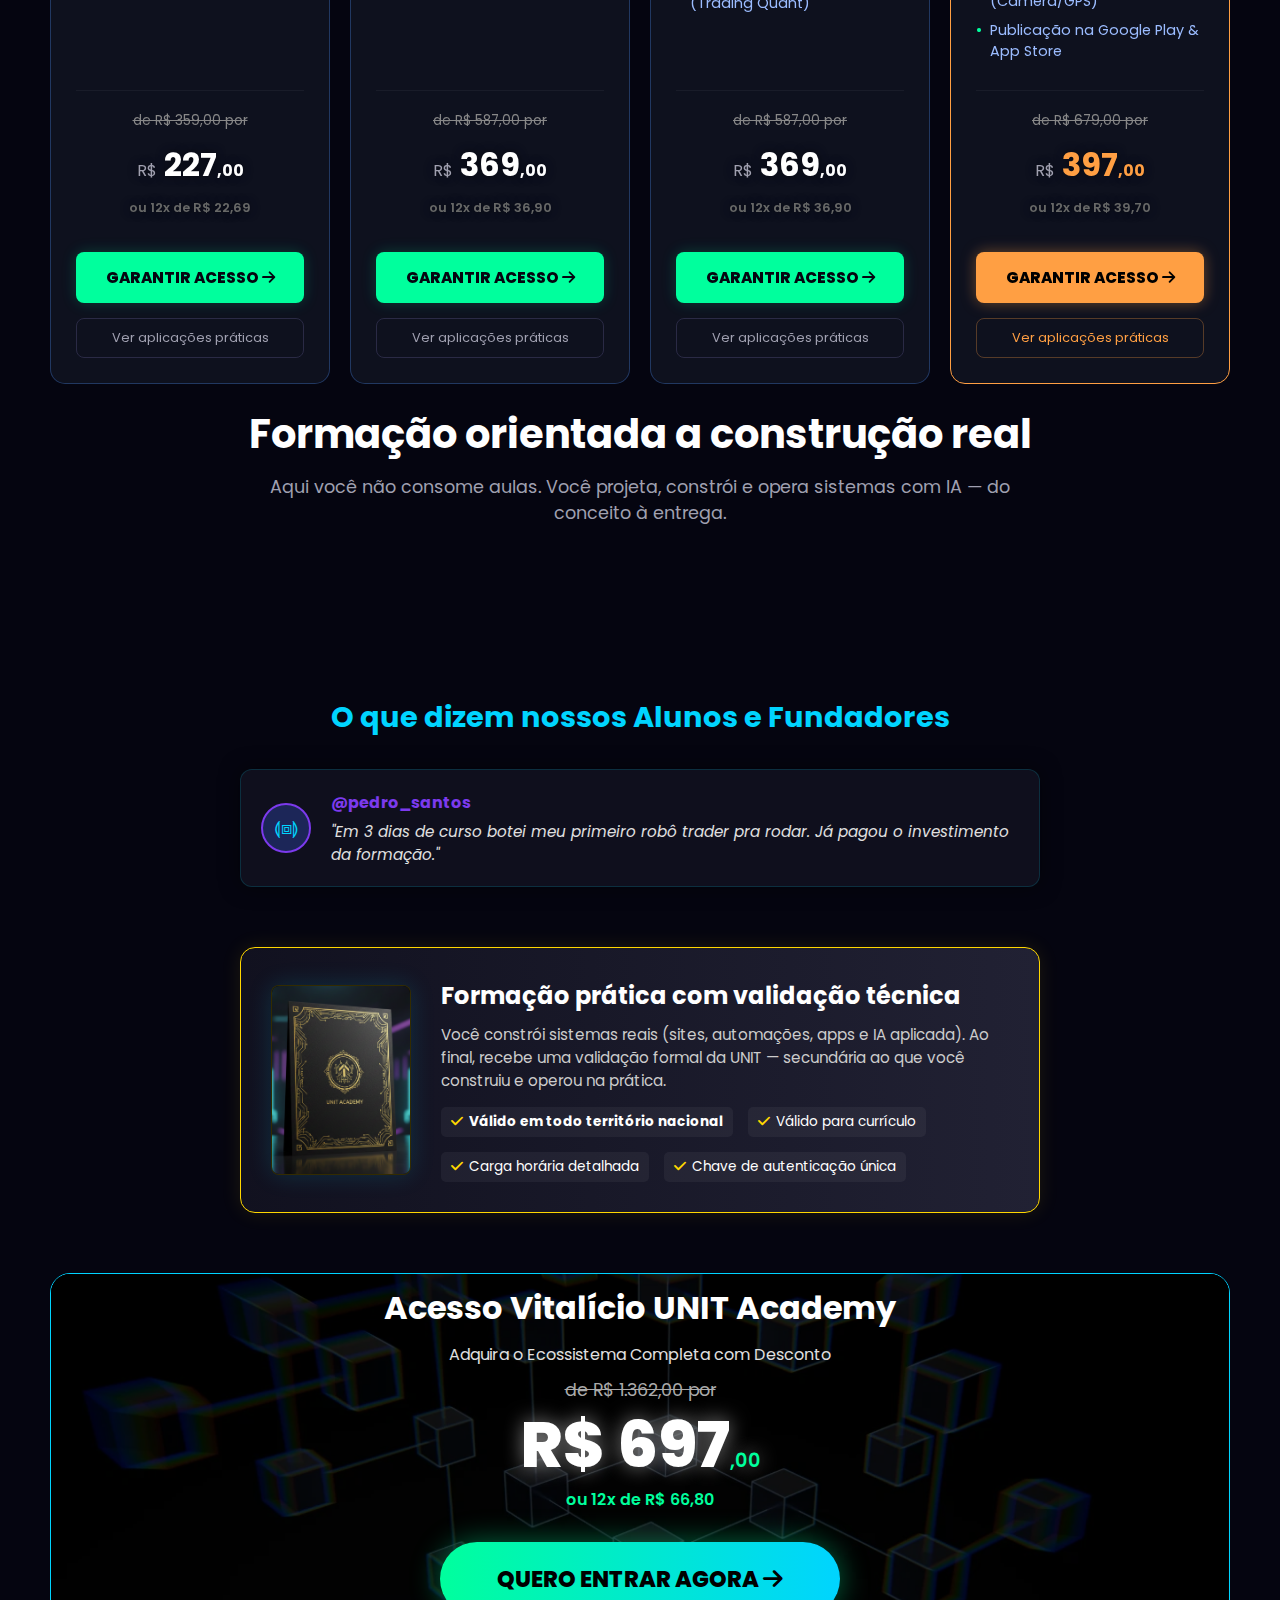
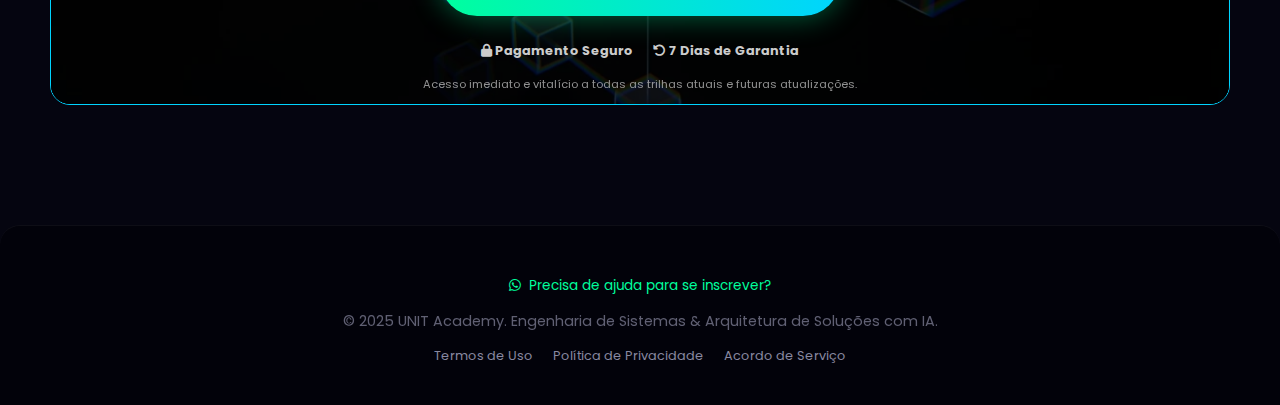
<file: treinamentos.html>
<!DOCTYPE html>
<html lang="pt-BR">
<head>
    <meta charset="UTF-8">
    <meta name="viewport" content="width=device-width, initial-scale=1.0">
    
    <!-- TÍTULO DA PÁGINA -->
    <title>UNIT Academy | Arquitetura de Soluções com IA</title>
    <meta name="description" content="Domine a IA e a Programação Full Stack. Aprenda a criar soluções, automações e apps com o método IA-First da UNIT Academy.">
    
    
        <!-- COMPARTILHAMENTO (WhatsApp / Social) -->
    <meta property="og:type" content="website">
    <meta property="og:title" content="UNIT | 🧠 Arquitetura de Soluções e Automações com Inteligência Artificial em Escala">
    <meta property="og:description" content="Formação prática para arquitetar soluções e automações escaláveis com inteligência artificial aplicada.">

   



    <meta property="og:url" content="https://unit-academy.vercel.app/treinamentos">
    <meta property="og:image" content="https://unit-academy.vercel.app/assets/img/capaBaner2.jpg">
    <meta property="og:image:type" content="image/jpeg">
    <meta property="og:image:width" content="1200">
    <meta property="og:image:height" content="630">


    <!-- ÍCONES E FONTES -->
    <link rel="stylesheet" href="https://cdnjs.cloudflare.com/ajax/libs/font-awesome/6.5.0/css/all.min.css">
    <link href="https://fonts.googleapis.com/css2?family=Poppins:wght@300;400;600;700;800&display=swap" rel="stylesheet">
    <link rel="icon" type="image/png" href="assets/img/favicon.png">
    
    <!-- CSS DA PÁGINA -->
    <link rel="stylesheet" href="css/treinamentos.css">

    <!-- CSS DO PRELOADER (INLINE PARA CARREGAR INSTANTÂNEO) -->
    <style>
        #unit-preloader {
            position: fixed; top: 0; left: 0; width: 100%; height: 100%;
            background-color: #050510; z-index: 99999;
            display: flex; justify-content: center; align-items: center; flex-direction: column;
            transition: opacity 0.6s ease-out, visibility 0.6s ease-out;
        }
        .preloader-content { display: flex; flex-direction: column; align-items: center; justify-content: center; }
        .preloader-logo { width: 80px; height: auto; margin: 0 auto 20px auto; animation: preloaderPulse 1.5s infinite alternate; filter: drop-shadow(0 0 15px rgba(124, 58, 237, 0.6)); }
        .loading-bar-container { width: 200px; height: 4px; background: #1a1a2e; border-radius: 2px; overflow: hidden; position: relative; margin-bottom: 10px; }
        .loading-bar { width: 100%; height: 100%; background: linear-gradient(90deg, #7c3aed, #00d4ff); position: absolute; left: -100%; animation: loadBar 1.5s infinite linear; }
        .system-text { color: #a0a0b0; font-family: 'Poppins', sans-serif; font-size: 0.8rem; letter-spacing: 2px; text-transform: uppercase; animation: blinkText 1s infinite alternate; }
        .preloader-hidden { opacity: 0; visibility: hidden; pointer-events: none; }
        @keyframes preloaderPulse { from { transform: scale(1); opacity: 0.8; } to { transform: scale(1.1); opacity: 1; filter: drop-shadow(0 0 25px rgba(0, 212, 255, 0.8)); } }
        @keyframes loadBar { 0% { left: -100%; } 50% { left: 0%; } 100% { left: 100%; } }
        @keyframes blinkText { from { opacity: 0.5; } to { opacity: 1; } }
    </style>
</head>

<body>
    <!-- PRELOADER UNIT -->
<div id="unit-preloader">
    <div class="preloader-content">
        <img src="assets/img/1logo.png" alt="Carregando..." class="preloader-logo">
        <div class="loading-bar-container">
            <div class="loading-bar"></div>
        </div>
        <p class="system-text">Inicializando...</p>
    </div>
</div>

    <!-- CÁPSULA DE NAVEGAÇÃO (HOME + BIO) -->
    <nav class="nav-capsule">
        
        <!-- Botão 1: A UNIT (Com sua imagem) -->
        <a href="index.html" class="capsule-link">
            <!-- Certifique-se que salvou a imagem com esse nome na pasta assets/img -->
            <img src="assets/img/556favicon.png" alt="UNIT" class="capsule-img"> 
            <span class="link-text">Home UNIT</span>
        </a>

        <!-- Divisor Vertical -->
        <div class="capsule-divider"></div>

        <!-- Botão 2: Founder (Bio) -->
        <a href="bio.html" class="capsule-link">
            <i class="fa-solid fa-user-astronaut"></i> 
            <span class="link-text">Founder</span>
        </a>

    </nav>

    <div class="container">

        <!-- IDENTIFICAÇÃO -->
        <div class="author-id">
           UNIT — Unidade de Integração Tecnológica · <br> Arquitetura de Soluções e Sistemas com IA · Criado por Gustavo Capichoni
        </div>

        <!-- HERO SALES (Atualizado com Copy Literal) -->
        <div class="header-sales">
            <div class="pre-head">// DO ZERO AO SOFTWARE PRÓPRIO</div>

            <h1 class="main-head">
                Crie seus próprios <span style="color: var(--neon-blue);">Aplicativos, Softwares e Robôs</span>
            </h1>

            <p class="sub-head">
                Aprenda a construir negócios digitais que rodam no piloto automático usando
                Inteligência Artificial, mesmo que você nunca tenha digitado uma linha de código.
            </p>

        </div>

        <!-- VSL BOX (Versão YouTube) -->

        <div class="vsl-box">
            <div class="video-responsive">
                <iframe 
                    src="https://www.youtube.com/embed/ErpxgV8OMjQ?rel=0&modestbranding=1&controls=1&showinfo=0" 
                    title="Apresentação UNIT" 
                    frameborder="0" 
                    allow="accelerometer; autoplay; clipboard-write; encrypted-media; gyroscope; picture-in-picture" 
                    allowfullscreen>
                </iframe>
            </div>
        </div>

        <!-- RESUMO DOS PILARES -->
        <div class="modules-summary">
            <div class="summary-card"><i class="fa-solid fa-wand-magic-sparkles" style="color:var(--neon-blue)"></i> <span>IA Criativa</span></div>
            <div class="summary-card"><i class="fa-solid fa-robot" style="color:var(--neon-green)"></i> <span>Automação</span></div>
            <div class="summary-card"><i class="fa-solid fa-code" style="color:var(--primary)"></i> <span>Arquitetura Web</span></div>
            <div class="summary-card"><i class="fa-solid fa-mobile-screen" style="color:var(--neon-orange)"></i> <span>Mobile</span></div>
        </div>

        <!-- O MÉTODO -->
        <section class="method-section">

            <h2 class="method-title">
                O que é o método <span class="highlight-blue">IA-FIRST</span>?
            </h2>

            <div class="method-grid">
                <!-- O JEITO ANTIGO -->
                <div class="method-box-old">
                    <h4><i class="fa-solid fa-xmark"></i> Modelo Tradicional</h4>
                    <p class="method-desc">
                        Você perde horas decorando comandos e sintaxe complexa. Se errar uma vírgula, tudo para.
                        É um processo lento, manual e frustrante, onde você gasta 90% do tempo digitando e apenas 10% criando.
                    </p>
                </div>

                <!-- O JEITO NOVO (SEU) -->
                <div class="method-box-new">
                    <div class="method-tag">MÉTODO UNIT</div>
                    <h4><i class="fa-solid fa-check"></i> O Arquiteto de Soluções</h4>
                    <p class="method-desc">
                        No método <strong>IA-FIRST</strong>, Você pensa na lógica e a IA escreve o código. 
                        Você deixa de ser um 'digitador de código' para se tornar o Arquiteto da Solução. Você manda,
                        a IA executa, e você valida. É programação sem o sofrimento manual.
                    </p>
                </div>
            </div>

            <h3 class="method-footer">
                <p>Velocidade é consequência, não objetivo. <br> </p> 
                <strong>O foco está na construção de sistemas sólidos com <span style="color: var(--neon-green);">Autonomia Técnica Real.</span></strong>
            </h3>

        </section>

        <!-- MANIFESTO  O Código UNIT -->
        <div class="manifesto-box" style="border-left: 4px solid var(--neon-blue);">
            <h3 class="manifesto-title" style="display: flex; align-items: center; gap: 10px;">
                <i class="fa-solid fa-terminal" style="font-size: 0.8em;"></i> O Código Fonte da UNIT
            </h3>

            <p class="manifesto-text">
                O mercado digital é caótico. Para sobreviver e crescer, você precisa de ordem.
                A UNIT não é apenas uma escola; é uma metodologia de construção baseada em três pilares fundamentais:
            </p>

            <!-- O BLOCO DE CODIFICAÇÃO -->
            <div style="display: flex; flex-direction: column; gap: 20px; margin: 30px 0; padding-left: 10px;">
                
                <!-- UN -->
                <div style="display: flex; align-items: flex-start; gap: 15px;">
                    <span style="background: rgba(255,255,255,0.05); color: var(--neon-blue); padding: 4px 8px; font-weight: 800; border: 1px solid var(--neon-blue); border-radius: 4px; font-size: 0.8rem; min-width: 45px; text-align: center;">UN</span>
                    <div>
                        <strong style="color: #fff; font-size: 1.1rem;">Unidade</strong>
                        <p style="color: #a0a0b0; font-size: 0.9rem; margin: 5px 0 0 0; line-height: 1.4;">
                            O indivíduo soberano. Você deixa de ser uma peça na engrenagem de terceiros para se tornar a própria unidade produtora. <br>
                            A maioria das pessoas usa a tecnologia para consumir ou para trabalhar mais. 
                            A proposta da UNIT é diferente: usar a tecnologia para <strong>construir liberdade</strong>.
                        </p>
                    </div>
                </div>

                <!-- I -->
                <div style="display: flex; align-items: flex-start; gap: 15px;">
                    <span style="background: rgba(255,255,255,0.05); color: var(--neon-green); padding: 4px 8px; font-weight: 800; border: 1px solid var(--neon-green); border-radius: 4px; font-size: 0.8rem; min-width: 45px; text-align: center;">I</span>
                    <div>
                        <strong style="color: #fff; font-size: 1.1rem;">Integração</strong>
                        <p style="color: #a0a0b0; font-size: 0.9rem; margin: 5px 0 0 0; line-height: 1.4;">
                            A capacidade de conectar sistemas. Não ensinamos ferramentas isoladas; ensinamos a orquestrar fluxos que funcionam sozinhos. <br>
                            Sabemos que boas ideias morrem todos os dias por falta de capacidade técnica para executá-las. 
                            Você trava no código, depende de terceiros, o orçamento estoura e o projeto para.
                            Enquanto isso, o ciclo de "trabalhar para pagar contas" continua.
                                    </p>
                    </div>
                </div>

                <!-- T -->
                <div style="display: flex; align-items: flex-start; gap: 15px;">
                    <span style="background: rgba(255,255,255,0.05); color: var(--neon-orange); padding: 4px 8px; font-weight: 800; border: 1px solid var(--neon-orange); border-radius: 4px; font-size: 0.8rem; min-width: 45px; text-align: center;">T</span>
                    <div>
                        <strong style="color: #fff; font-size: 1.1rem;">Tecnológica</strong>
                        <p style="color: #a0a0b0; font-size: 0.9rem; margin: 5px 0 0 0; line-height: 1.4;">
                            A execução bruta. Usamos a IA como motor de tração para tirar ideias do papel com velocidade industrial.
                        </p>
                    </div>
                </div>

            </div>

            <p class="manifesto-highlight">
                O objetivo aqui é pragmático: <span style="color: var(--neon-green);">Autonomia Técnica.</span><br>
                Ensinamos você a construir seus próprios ativos digitais para que nunca mais dependa de programadores caros ou agências lentas. <br>
                Ao dominar a IA como sua força de trabalho, você ganha a capacidade de uma equipe inteira. 
                Você passa a criar sistemas, automações e produtos que trabalham 24h por dia. 
                Isso não é sobre aprender uma profissão; é sobre conquistar a soberania sobre o que você cria — e transformar isso em ativos que geram valor continuamente.
            </p>

                <h3 class="manifesto-title">
                    Chega de Alugar seu Tempo. <br>Comece a Construir Ativos.
                </h3>

            <p class="manifesto-author">
                — Gustavo Capichoni, Fundador.
            </p>
        </div>
        
        <!-- GRADE DE TREINAMENTOS -->
        <section id="treinamentos" class="train-section">
            <h2>Sistemas que você coloca pra rodar</h2>
            <p class="train-intro">
                Cada arquitetura resolve um tipo real de problema de mercado.
            </p>

            <div class="train-grid">

                <!-- 01: IA Criativa -->
                <div class="train-card" id="IAcriativa">
                    <div class="card-badge badge-purple">Tendência</div>
                    <video class="mural-video" autoplay muted loop playsinline poster="assets/img/slide2.webp">
                        <source src="assets/videos/treinamento1.mp4" type="video/mp4">
                    </video>
                    <!-- NOVO TEXTO PARA O CARD 01 -->
                    <h3>Arquitetura Design & Assets com IA</h3>
                    <p>Crie ativos visuais profissionais para sites, apps e sistemas com IA — mesmo sem ser designer.</p>
                    <ul>
                        <li>Engenharia de Prompt (Visual Master)</li>
                        <li>Cinematografia & Motion com IA</li>
                        <li>Humanos Digitais & Clonagem de Voz</li>
                        <li>Criação de UI Kits (Web & Mobile)</li>
                    </ul>
                    
                    <div class="card-footer">
                        <span class="card-old-price">de R$ 359,00 por</span>
                        <div class="card-price">
                            <span class="currency">R$</span> 227<span class="cents">,00</span>
                            <p style="color: #676867; font-size: 0.8rem; margin-top: 10px; font-weight: 600;">
                                ou 12x de R$ 22,69
                            </p>
                        </div>
                        
                        <!-- LINK DO CHECKOUT -->
                        <a href="https://pay.kiwify.com.br/dVcVlDI" class="train-btn-buy">
                            GARANTIR ACESSO <i class="fa-solid fa-arrow-right"></i>
                        </a>
                        <button class="train-btn-outline MopenModal" data-train="criativa">
                            Ver aplicações práticas
                        </button>
                    </div>
                </div>

                <!-- 02: Web -->
                <div class="train-card" id="Full-Stack">
                    <div class="card-badge badge-blue">Completo</div>
                    <video class="mural-video" autoplay muted loop playsinline poster="assets/img/slide1.webp">
                        <source src="assets/videos/treinamento3.1.mp4" type="video/mp4">
                    </video>
                    <!-- NOVO TEXTO PARA O CARD 02 (WEB) -->
                    <h3>Arquitetura Web Full Stack</h3>
                    <p>Construa sistemas e plataformas completas, do zero ao produto vendável.</p>
                    <ul>
                        <li>Arquitetura MVC & Engenharia de Software</li>
                        <li>Vision-to-Code (Do Design ao Front-end)</li>
                        <li>Banco de Dados SQL & Segurança de Dados</li>
                        <li>Sistemas de Login & Painéis Administrativos</li>
                    </ul>

                    <div class="card-footer">
                        <span class="card-old-price">de R$ 587,00 por</span>
                        <div class="card-price">
                            <span class="currency">R$</span> 369<span class="cents">,00</span>
                            <p style="color: #676867; font-size: 0.8rem; margin-top: 10px; font-weight: 600;">
                                ou 12x de R$ 36,90
                            </p>
                        </div>

                        <a href="https://pay.kiwify.com.br/dVcVlDI" class="train-btn-buy">
                            GARANTIR ACESSO <i class="fa-solid fa-arrow-right"></i>
                        </a>
                        <button class="train-btn-outline MopenModal" data-train="web">
                            Ver aplicações práticas
                        </button>
                    </div>
                </div>

                <!-- 03: Automação -->
                <div class="train-card" id="bots">
                    <div class="card-badge badge-green">Essencial</div>
                    <video class="mural-video" autoplay muted loop playsinline poster="assets/img/ban4.webp">
                        <source src="assets/videos/treinamento2.mp4" type="video/mp4">
                    </video>

                    <!-- NOVO TEXTO PARA O CARD 03 -->
                    <h3>Arquitetura de Lógica & Automação</h3>
                    <p>Automatize processos, vendas e operações com sistemas inteligentes.</p>
                    <ul>
                        <li>Agentes Autônomos (WhatsApp/Telegram)</li> 
                        <li>Web Scraping & Mineração de Dados</li> 
                        <li>Integração de APIs & Back-end Python</li>
                        <li>Arquitetura de Sistemas Financeiros Automatizados (Trading Quant)</li>
                    </ul>

                    <div class="card-footer">
                        <span class="card-old-price">de R$ 587,00 por</span>
                        <div class="card-price">
                            <span class="currency">R$</span> 369<span class="cents">,00</span>
                            <p style="color: #676867; font-size: 0.8rem; margin-top: 10px; font-weight: 600;">
                                ou 12x de R$ 36,90
                            </p>
                        </div>

                        <a href="https://pay.kiwify.com.br/dVcVlDI" class="train-btn-buy">
                            GARANTIR ACESSO <i class="fa-solid fa-arrow-right"></i>
                        </a>
                        <button class="train-btn-outline MopenModal" data-train="automacao">
                            Ver aplicações práticas
                        </button>
                    </div>
                </div>

                

                <!-- 04: Mobile -->
                <div class="train-card" style="border-color: var(--neon-orange);" id="apps">
                    <div class="card-badge badge-new"><i class="fa-solid fa-star"></i> NOVO</div>
                    <video class="mural-video" autoplay muted loop playsinline poster="assets/img/capaBaner.webp">
                        <source src="assets/videos/inova.mp4" type="video/mp4">
                    </video>
                    <h3 style="color: var(--neon-orange);">Arquitetura Mobile & Distribuição (Apps)</h3>
                    <!-- NOVO TEXTO PARA O CARD 04 (MOBILE) -->
                    
                    <p>Domine a tela mais importante do mundo. Converta seus sistemas Web em Aplicativos Nativos (Android/iOS) e publique nas lojas.</p>
                    <ul>
                        <li>Tecnologia Wrapper (Web-to-App)</li>
                        <li>Design Mobile-First & UX Nativa</li>
                        <li>Acesso a Hardware (Câmera/GPS)</li>
                        <li>Publicação na Google Play & App Store</li>
                    </ul>
                    

                    <div class="card-footer">
                        <span class="card-old-price">de R$ 679,00 por</span>
                        <div class="card-price" style="color: var(--neon-orange);">
                            <span class="currency">R$</span> 397<span class="cents">,00</span>
                            <p style="color: #676867; font-size: 0.8rem; margin-top: 10px; font-weight: 600;">
                                ou 12x de R$ 39,70
                            </p>
                        </div>

                        <a href="https://pay.kiwify.com.br/dVcVlDI" class="train-btn-buy" style="background: var(--neon-orange); color: #000; box-shadow: 0 0 15px rgba(255,159,67,0.4);">
                            GARANTIR ACESSO <i class="fa-solid fa-arrow-right"></i>
                        </a>
                        <button class="train-btn-outline MopenModal" data-train="mobile" style="color: var(--neon-orange); border-color: rgba(255,159,67,0.3);">
                            Ver aplicações práticas
                        </button>
                    </div>
                </div>
                
                        
            </div>
            <h2 style="margin-top: 20px;">Formação orientada a construção real</h2>
            <p class="train-intro">
                Aqui você não consome aulas. Você projeta, constrói e opera sistemas com IA — do conceito à entrega.
            </p>
            <!-- MODAL (Oculto) -->
            <div id="Mmodal" class="Mmodal">
                <div class="Mmodal-content">
                    <span class="Mclose">&times;</span>
                    <h2 id="MmodalTitle"></h2>
                    <p id="MmodalDesc"></p>
                    <h3>O que você aprenderá:</h3>
                    <ul id="MmodalList"></ul>
                    <h3>Ao finalizar, você será capaz de:</h3>
                    <p id="MmodalSkills"></p>
                </div>
            </div>
        </section>
        
        <!-- DEPOIMENTOS -->
        <div id="comments-rotator" class="comments-section">
            <h3>O que dizem nossos Alunos e Fundadores</h3>
            <div id="comment-display" class="comment">
                <div class="grl-avatar-small">⟬⧈⟭</div>
                <div>
                    <p class="user-name"></p>
                    <p class="user-text"></p>
                </div>
            </div>
        </div>

        <!-- SEÇÃO CERTIFICADO -->
        <div class="cert-section">
            <div class="cert-visual">
                <img src="assets/img/certificado.png" alt="Certificado Profissional UNIT" class="cert-img">
            </div>

            <div class="cert-content">
                <h3 class="cert-title">Formação prática com validação técnica</h3>
                <p class="cert-text">
                    Você constrói sistemas reais (sites, automações, apps e IA aplicada).
                    Ao final, recebe uma validação formal da UNIT — secundária ao que você construiu e operou na prática.
                </p>
                <ul class="cert-features">
                    <li><i class="fa-solid fa-check"></i> <strong>Válido em todo território nacional</strong></li>
                    <li><i class="fa-solid fa-check"></i> Válido para currículo</li>
                    <li><i class="fa-solid fa-check"></i> Carga horária detalhada</li>
                    <li><i class="fa-solid fa-check"></i> Chave de autenticação única</li>
                </ul>
            </div>
        </div>

        <!-- OFERTA FINAL -->
        <div class="offer-card">
            
            <video autoplay muted loop playsinline class="video-bg" poster="assets/img/slide0.5.webp">
                <source src="assets/videos/02.mp4" type="video/mp4">
            </video>
            <div class="video-overlay"></div>

            <div class="conteudo-card">
                <h2 style="font-size: 2rem; margin-bottom: 10px; position: relative; z-index: 5;">Acesso Vitalício UNIT Academy</h2>
                <p style="color: #e0e0e0;">Adquira o Ecossistema Completa com Desconto</p>

                <div style="margin: 10px 0;">
                    <p style="font-size: 1.1rem; color: #aaa; text-decoration: line-through; margin-bottom: 0;">
                        de R$ 1.362,00 por
                    </p>
                    
                    <div class="price-new" style="line-height: 1;">
                        R$ 697<span>,00</span>
                    </div>
                    
                    <p style="color: #00ff9d; font-size: 1rem; margin-top: 10px; font-weight: 600;">
                        ou 12x de R$ 66,80
                    </p>
                </div>

                <!-- LINK DO CHECKOUT FINAL -->
                <a href="https://pay.kiwify.com.br/dVcVlDI" class="btn-buy">
                    QUERO ENTRAR AGORA <i class="fa-solid fa-arrow-right"></i>
                </a>

                <div class="security-footer">
                    <div class="security-icons">
                        <span><i class="fa-solid fa-lock"></i> Pagamento Seguro</span>
                        <span><i class="fa-solid fa-rotate-left"></i> 7 Dias de Garantia</span>
                    </div>
                    <p style="opacity: 0.7; font-size: 0.7rem;">
                        Acesso imediato e vitalício a todas as trilhas atuais e futuras atualizações. 
                    </p>
                </div>
            </div>
        </div>
        
    </div>

    <!-- UNIT NATIVE BOT -->
    <div class="unit-bot-trigger" id="botTrigger">    
    </div>

    <div class="unit-chat-window" id="chatWindow">
        <div class="chat-header">
            <div class="chat-title">
                <img src="assets/img/1chatbot.png" class="chat-avatar-small" alt="Bot"> 
                Assistente UNIT
            </div>
            <div class="chat-close" id="chatClose">&times;</div>
        </div>
        <div class="chat-body" id="chatBody">
            
        </div>
    </div>


    <!-- FOOTER SLIM  -->
        <footer class="site-footer slim-footer">
            <div class="footer-container">
                
                <div class="footer-bottom" style="border: none; padding-top: 0; flex-direction: column; gap: 15px;">
                     <!-- Suporte Rápido (Caso o cartão falhe) -->
                    <div style="margin-top: 10px;">
                        <a href="https://wa.me/5521996442487" target="_blank" style="color: var(--neon-green); font-size: 0.85rem; text-decoration: none; display: flex; align-items: center; justify-content: center; gap: 8px;">
                            <i class="fab fa-whatsapp"></i> Precisa de ajuda para se inscrever?
                        </a>
                    </div>
                    <!-- Marca Simplificada -->
                    <div style="opacity: 0.7; font-size: 0.9rem;">
                        &copy; 2025 UNIT Academy. Engenharia de Sistemas & Arquitetura de Soluções com IA.
                    </div>

                    <!-- Links Legais (Obrigatórios) -->
                    <div class="legal-links">
                        <a href="termos-e-acordos/termos-de-uso.html">Termos de Uso</a>
                        <a href="termos-e-acordos/politica-de-privacidade.html">Política de Privacidade</a>
                        <a href="termos-e-acordos/acordo-de-servico.html">Acordo de Serviço</a>
                    </div>

                   

                </div>
            </div>
        </footer>
        <!-- Mensagem de Redirecionamento (Oculta por padrão) -->
    <div id="redirectMessage" style="
        position: fixed;
        top: 0;
        left: 0;
        width: 100%;
        height: 100%;
        background-color: rgba(0, 0, 0, 0.9);
        color: #00ff9d;
        font-family: 'Poppins', sans-serif;
        font-size: 1.8rem;
        font-weight: 600;
        display: flex;
        justify-content: center;
        align-items: center;
        z-index: 100000;
        opacity: 0;
        visibility: hidden;
        transition: opacity 0.4s ease-out, visibility 0.4s ease-out;
        text-align: center;
        flex-direction: column;
        letter-spacing: 2px;
        text-transform: uppercase;
        filter: drop-shadow(0 0 10px rgba(0, 255, 157, 0.4));
    ">
        <i class="fa-solid fa-shield-halved" style="font-size: 3rem; margin-bottom: 20px;"></i>
        Redirecionando para área segura...
        <div class="loading-bar-container" style="width: 250px; height: 5px; background: #1a1a2e; border-radius: 2px; overflow: hidden; position: relative; margin-top: 30px;">
            <div class="loading-bar" style="width: 100%; height: 100%; background: linear-gradient(90deg, #00ff9d, #00d4ff); position: absolute; left: -100%; animation: loadBar 1.5s infinite linear;"></div>
        </div>
    </div>

    <style>
        /* Estilos para a barra de carregamento no redirecionamento */
        @keyframes loadBar {
            0% { left: -100%; }
            50% { left: 0%; }
            100% { left: 100%; }
        }
    </style>

    <!-- Scripts -->
    <script src="js/gradeTreinamentos.js"></script>
    
    <script src="js/chatBot.js"></script>
    
    <script>
        /* --- LÓGICA DO PRELOADER --- */
        window.addEventListener("load", function() {
            const preloader = document.getElementById("unit-preloader");
            if (preloader) {
                // Pequeno delay para garantir que a pessoa veja a animação (opcional)
                setTimeout(() => {
                    preloader.classList.add("preloader-hidden");
                }, 800); // 0.8 segundos de exibição mínima
            }
        });
    </script>


    <script>
        document.addEventListener('DOMContentLoaded', function() {
            const redirectMessage = document.getElementById('redirectMessage');
            const buyButtons = document.querySelectorAll('.train-btn-buy, .btn-buy');

            buyButtons.forEach(button => {
                button.addEventListener('click', function(event) {
                    event.preventDefault(); // Impede o redirecionamento imediato

                    const targetUrl = this.href; // Pega o URL do link

                    // Mostra a mensagem de redirecionamento
                    redirectMessage.style.opacity = '1';
                    redirectMessage.style.visibility = 'visible';

                    // Redireciona após um pequeno atraso (ex: 2 segundos)
                    setTimeout(() => {
                        window.location.href = targetUrl;
                    }, 2000); // 2000 milissegundos = 2 segundos
                });
            });
        });
    </script>
</body>

</html>
</file>
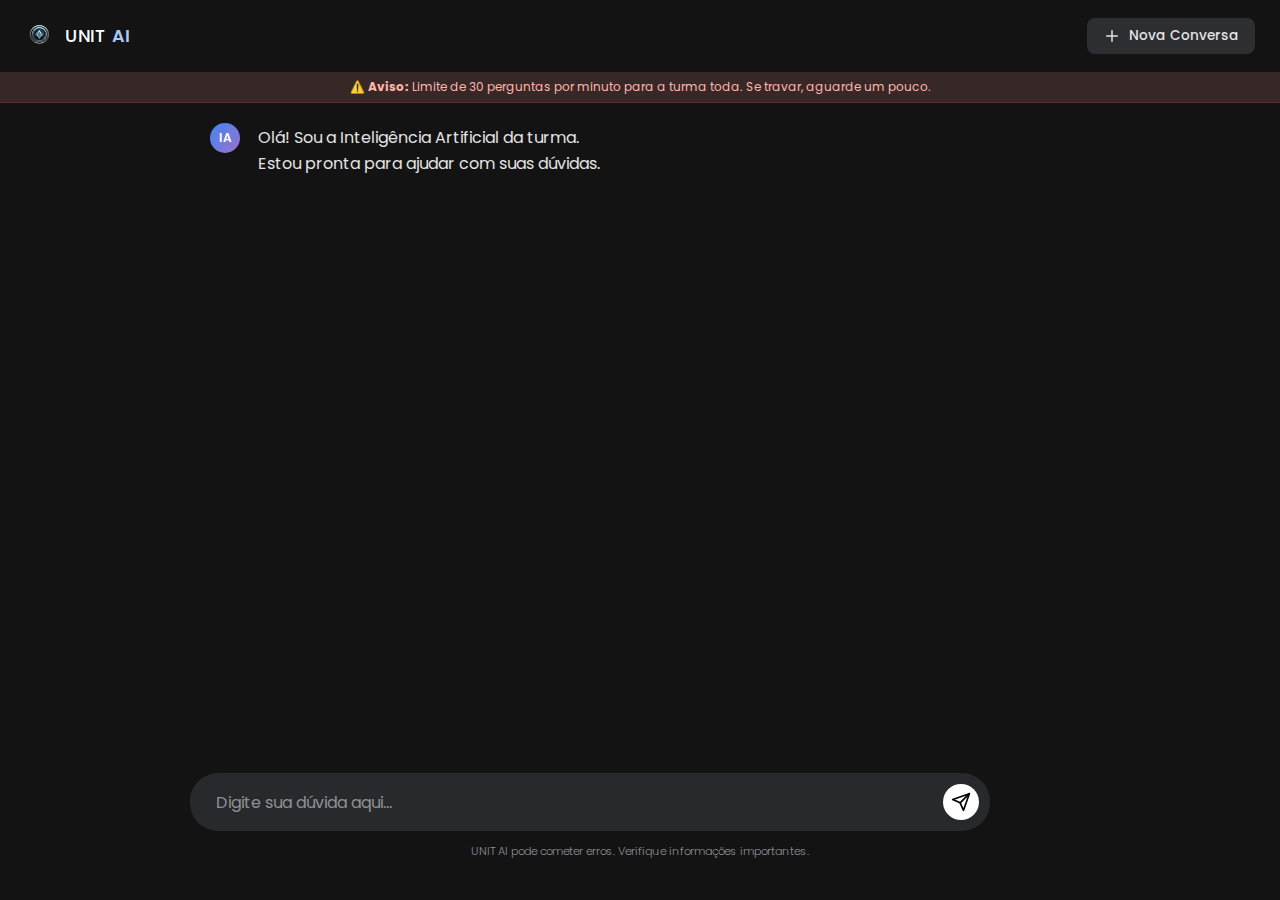
<file: uni-AI.html>
<!DOCTYPE html>
<html lang="pt-br">
<head>
    <meta charset="UTF-8">
    <meta name="viewport" content="width=device-width, initial-scale=1.0">
    <title>IA da Turma - Tira Dúvidas</title>
    <!-- Importando a fonte Poppins -->
    <link href="https://fonts.googleapis.com/css2?family=Poppins:wght@300;400;600;700;800&display=swap" rel="stylesheet">
    
    <style>
        /* --- DESIGN SYSTEM: ESTILO GOOGLE AI STUDIO / GEMINI --- */
        :root {
            /* Paleta Dark Mode Minimalista */
            --bg-app: #131314;       /* Fundo quase preto fosco */
            --bg-surface: #1E1F20;   /* Fundo de elementos/cards */
            --bg-input: #28292C;     /* Fundo do input */
            
            --primary-accent: #A8C7FA; /* Azul Google (Pastel) */
            --text-main: #E3E3E3;      /* Texto principal */
            --text-muted: #8E9196;     /* Texto secundário */
            
            --border-subtle: #444746;  /* Bordas finas */
            
            --user-bubble: #282A2C;    /* Balão do usuário (cinza escuro) */
            --danger: #FFB4AB;         /* Vermelho pastel para erros */
        }

        * { margin: 0; padding: 0; box-sizing: border-box; font-family: 'Poppins', sans-serif; }
        
        body { 
            background-color: var(--bg-app); 
            color: var(--text-main); 
            height: 100vh; 
            display: flex; 
            flex-direction: column;
            overflow: hidden;
            font-size: 15px;
        }

        /* --- HEADER MINIMALISTA --- */
        header {
            background-color: var(--bg-app);
            padding: 18px 25px;
            display: flex;
            justify-content: space-between;
            align-items: center;
            /* Sem borda ou sombra agressiva, apenas espaçamento */
        }

        .logo-area {
            display: flex;
            align-items: center;
            gap: 12px;
        }

        .logo-img {
            height: 28px; /* Logo um pouco menor e mais elegante */
            width: auto;
            opacity: 0.9;
        }

        .logo-text {
            font-size: 1.1rem;
            font-weight: 500; /* Menos negrito */
            color: #fff;
            letter-spacing: 0.5px;
        }
        .logo-text span { color: var(--primary-accent); font-weight: 600; }

        /* Botão Novo Chat */
        .btn-new-chat {
            background: #2D2E31;
            border: none;
            color: var(--text-main);
            padding: 8px 16px;
            border-radius: 8px; /* Canto levemente arredondado */
            font-weight: 500;
            font-size: 0.85rem;
            cursor: pointer;
            transition: 0.2s;
            display: flex;
            align-items: center;
            gap: 8px;
        }

        .btn-new-chat:hover {
            background: #3c3d40;
            color: #fff;
        }

        /* --- AVISO DISCRETO --- */
        .limit-warning {
            background: #372827; /* Fundo avermelhado muito escuro */
            color: var(--danger);
            text-align: center;
            padding: 6px;
            font-size: 0.75rem;
            border-bottom: 1px solid #5a302d;
        }

        /* --- ÁREA CENTRAL DO CHAT --- */
        .main-chat-area {
            flex: 1;
            display: flex;
            flex-direction: column;
            overflow: hidden;
            background: var(--bg-app); /* Sem gradientes */
            max-width: 900px; /* Centraliza o conteúdo visualmente como o Google */
            width: 100%;
            margin: 0 auto;
        }

        .chat-messages {
            flex: 1;
            overflow-y: auto;
            padding: 20px;
            display: flex;
            flex-direction: column;
            gap: 30px; /* Mais espaço entre as mensagens */
            scroll-behavior: smooth;
        }

        /* Scrollbar fina e discreta */
        .chat-messages::-webkit-scrollbar { width: 8px; }
        .chat-messages::-webkit-scrollbar-track { background: transparent; }
        .chat-messages::-webkit-scrollbar-thumb { background: #444746; border-radius: 4px; }

        /* --- MENSAGENS --- */
        .msg-wrapper {
            display: flex;
            gap: 18px;
            max-width: 100%;
            animation: fadeIn 0.3s ease;
            line-height: 1.6;
        }

        @keyframes fadeIn { from { opacity: 0; transform: translateY(5px); } to { opacity: 1; transform: translateY(0); } }

        /* Avatars */
        .avatar {
            width: 30px; height: 30px;
            border-radius: 50%;
            display: flex; align-items: center; justify-content: center;
            flex-shrink: 0;
            font-size: 0.75rem;
            font-weight: 600;
        }

        /* Avatar IA: Ícone simples ou cor sólida */
        .avatar.ai { 
            background: linear-gradient(135deg, #4285F4, #9B72CB); /* Gradiente sutil Gemini */
            color: #fff;
            border: none;
        }
        
        /* Avatar User: Cinza simples */
        .avatar.user { 
            background: #444746;
            color: #fff;
            border: none;
        }

        /* Balão de Texto */
        .msg-bubble {
            font-size: 1rem;
            color: var(--text-main);
            position: relative;
        }

        /* Estilo IA: Sem fundo (Clean) */
        .ai .msg-bubble {
            background: transparent;
            border: none;
            padding: 2px 0; /* Alinhamento visual */
        }

        /* Estilo Usuário: Fundo cinza arredondado */
        .user {
            flex-direction: row-reverse; /* Avatar na direita */
        }
        
        .user .msg-bubble {
            background: var(--user-bubble);
            padding: 12px 20px;
            border-radius: 18px; /* Bem arredondado */
            border-top-right-radius: 4px; /* Pequeno detalhe de design */
        }

        /* --- INPUT AREA --- */
        .input-area {
            padding: 20px 20px 40px 20px;
            background: var(--bg-app);
            display: flex;
            justify-content: center;
        }

        .input-box {
            width: 100%;
            max-width: 800px;
            background: var(--bg-input);
            border: 1px solid transparent; /* Borda invisível */
            border-radius: 28px; /* Formato Pílula */
            padding: 10px 10px 10px 25px;
            display: flex;
            align-items: center;
            transition: 0.2s;
        }

        /* Foco: Borda sutil branca/cinza */
        .input-box:focus-within {
            background: #303134;
            border-color: rgba(255,255,255,0.1); 
            box-shadow: 0 4px 10px rgba(0,0,0,0.2);
        }

        textarea {
            flex: 1;
            background: transparent;
            border: none;
            color: #fff;
            font-size: 1rem;
            resize: none;
            height: 24px;
            max-height: 150px;
            outline: none;
        }
        
        textarea::placeholder { color: #8E9196; }

        .send-btn {
            background: #fff; /* Botão branco (destaque) */
            color: #000;
            border: none;
            width: 36px; height: 36px;
            border-radius: 50%;
            cursor: pointer;
            display: flex; align-items: center; justify-content: center;
            margin-left: 10px;
            transition: 0.2s;
        }

        .send-btn:hover {
            background: #dcdcdc;
            transform: scale(1.05);
        }

        .disclaimer {
            text-align: center;
            font-size: 0.7rem;
            color: var(--text-muted);
            padding-top: 12px;
            font-weight: 300;
        }

        /* Loading Dots (Minimalista) */
        .typing-dots span {
            display: inline-block; width: 5px; height: 5px;
            background: var(--text-main); border-radius: 50%;
            animation: typing 1.4s infinite ease-in-out both; margin: 0 2px;
            opacity: 0.7;
        }
        .typing-dots span:nth-child(1) { animation-delay: -0.32s; }
        .typing-dots span:nth-child(2) { animation-delay: -0.16s; }
        @keyframes typing { 0%, 80%, 100% { transform: scale(0); } 40% { transform: scale(1); } }

        @media (max-width: 768px) {
            .msg-wrapper { max-width: 100%; }
            .btn-new-chat span { display: none; } 
            header { padding: 15px; }
        }
    </style>
</head>
<body>

    <!-- Header -->
    <header>
        <div class="logo-area">
            <!-- AQUI ESTÁ A MUDANÇA: Substituí o SVG pela tag IMG -->
            <img src="assets/img/1logo.png" alt="Logo Unit AI" class="logo-img">
            
            <div class="logo-text">UNIT <span>AI</span></div>
        </div>
        
        <button class="btn-new-chat" onclick="location.reload()">
            <svg xmlns="http://www.w3.org/2000/svg" width="18" height="18" viewBox="0 0 24 24" fill="none" stroke="currentColor" stroke-width="2" stroke-linecap="round" stroke-linejoin="round"><line x1="12" y1="5" x2="12" y2="19"></line><line x1="5" y1="12" x2="19" y2="12"></line></svg>
            <span>Nova Conversa</span>
        </button>
    </header>

    <!-- Aviso de Limites -->
    <div class="limit-warning">
        <span>⚠️ <b>Aviso:</b> Limite de 30 perguntas por minuto para a turma toda. Se travar, aguarde um pouco.</span>
    </div>

    <!-- Área Principal -->
    <main class="main-chat-area">
        <div class="chat-messages" id="chatContainer">
            
            <!-- Mensagem Inicial -->
            <div class="msg-wrapper ai">
                <div class="avatar ai">IA</div>
                <div class="msg-bubble">
                    Olá! Sou a Inteligência Artificial da turma. <br>
                    Estou pronta para ajudar com suas dúvidas.
                </div>
            </div>

        </div>
    </main>

    <!-- Área de Input -->
    <div class="input-area">
        <div style="width: 100%; max-width: 900px;">
            <div class="input-box">
                <textarea id="userInput" placeholder="Digite sua dúvida aqui..." rows="1" oninput="autoResize(this)"></textarea>
                <button class="send-btn" id="sendBtn">
                    <svg stroke="currentColor" fill="none" stroke-width="2" viewBox="0 0 24 24" stroke-linecap="round" stroke-linejoin="round" height="20" width="20" xmlns="http://www.w3.org/2000/svg"><line x1="22" y1="2" x2="11" y2="13"></line><polygon points="22 2 15 22 11 13 2 9 22 2"></polygon></svg>
                </button>
            </div>
            <p class="disclaimer">UNIT AI pode cometer erros. Verifique informações importantes.</p>
        </div>
    </div>

    <!-- SCRIPT SEGURO (CONECTADO À VERCEL) -->
    <script>
        // --- CONFIGURAÇÃO ---
        // Aponta para o backend seguro que criamos
        const API_URL = '/api/chat';
        
        const chatContainer = document.getElementById('chatContainer');
        const userInput = document.getElementById('userInput');
        const sendBtn = document.getElementById('sendBtn');

        function autoResize(textarea) {
            textarea.style.height = 'auto';
            textarea.style.height = textarea.scrollHeight + 'px';
            if(textarea.value === '') textarea.style.height = '24px';
        }

        function createMessageElement(text, sender) {
            const wrapper = document.createElement('div');
            wrapper.classList.add('msg-wrapper', sender);
            
            const avatar = document.createElement('div');
            avatar.classList.add('avatar', sender);
            avatar.innerText = sender === 'ai' ? 'IA' : 'EU';
            
            const bubble = document.createElement('div');
            bubble.classList.add('msg-bubble');
            
            if(text === 'thinking_dots') {
                bubble.innerHTML = '<div class="typing-dots"><span></span><span></span><span></span></div>';
            } else {
                bubble.innerText = text;
            }

            if (sender === 'user') {
                wrapper.appendChild(bubble);
                wrapper.appendChild(avatar);
            } else {
                wrapper.appendChild(avatar);
                wrapper.appendChild(bubble);
            }
            
            return wrapper;
        }

        async function sendMessage() {
            const text = userInput.value.trim();
            if (!text) return;

            // 1. Exibe msg do usuário
            chatContainer.appendChild(createMessageElement(text, 'user'));
            userInput.value = '';
            userInput.style.height = '24px';
            scrollToBottom();

            // 2. Exibe Loading
            const loadingWrapper = createMessageElement('thinking_dots', 'ai');
            chatContainer.appendChild(loadingWrapper);
            scrollToBottom();

            try {
                // Chama a API Segura na Vercel
                const response = await fetch(API_URL, {
                    method: 'POST',
                    headers: { 'Content-Type': 'application/json' },
                    body: JSON.stringify({ message: text })
                });

                if (!response.ok) {
                    const errorData = await response.json();
                    throw new Error(errorData.error || 'Erro na API');
                }

                const data = await response.json();

                // Remove loading
                if (chatContainer.contains(loadingWrapper)) {
                    chatContainer.removeChild(loadingWrapper);
                }

                // Exibe resposta
                const respostaIA = data.choices[0].message.content;
                chatContainer.appendChild(createMessageElement(respostaIA, 'ai'));

            } catch (error) {
                if (chatContainer.contains(loadingWrapper)) {
                    chatContainer.removeChild(loadingWrapper);
                }
                console.error(error);
                chatContainer.appendChild(createMessageElement("⚠️ Ocorreu um erro. Tente novamente.", 'ai'));
            }
            
            scrollToBottom();
        }

        function scrollToBottom() {
            chatContainer.scrollTop = chatContainer.scrollHeight;
        }

        sendBtn.addEventListener('click', sendMessage);
        userInput.addEventListener('keydown', (e) => {
            if (e.key === 'Enter' && !e.shiftKey) {
                e.preventDefault();
                sendMessage();
            }
        });
    </script>
</body>

</html>
</file>
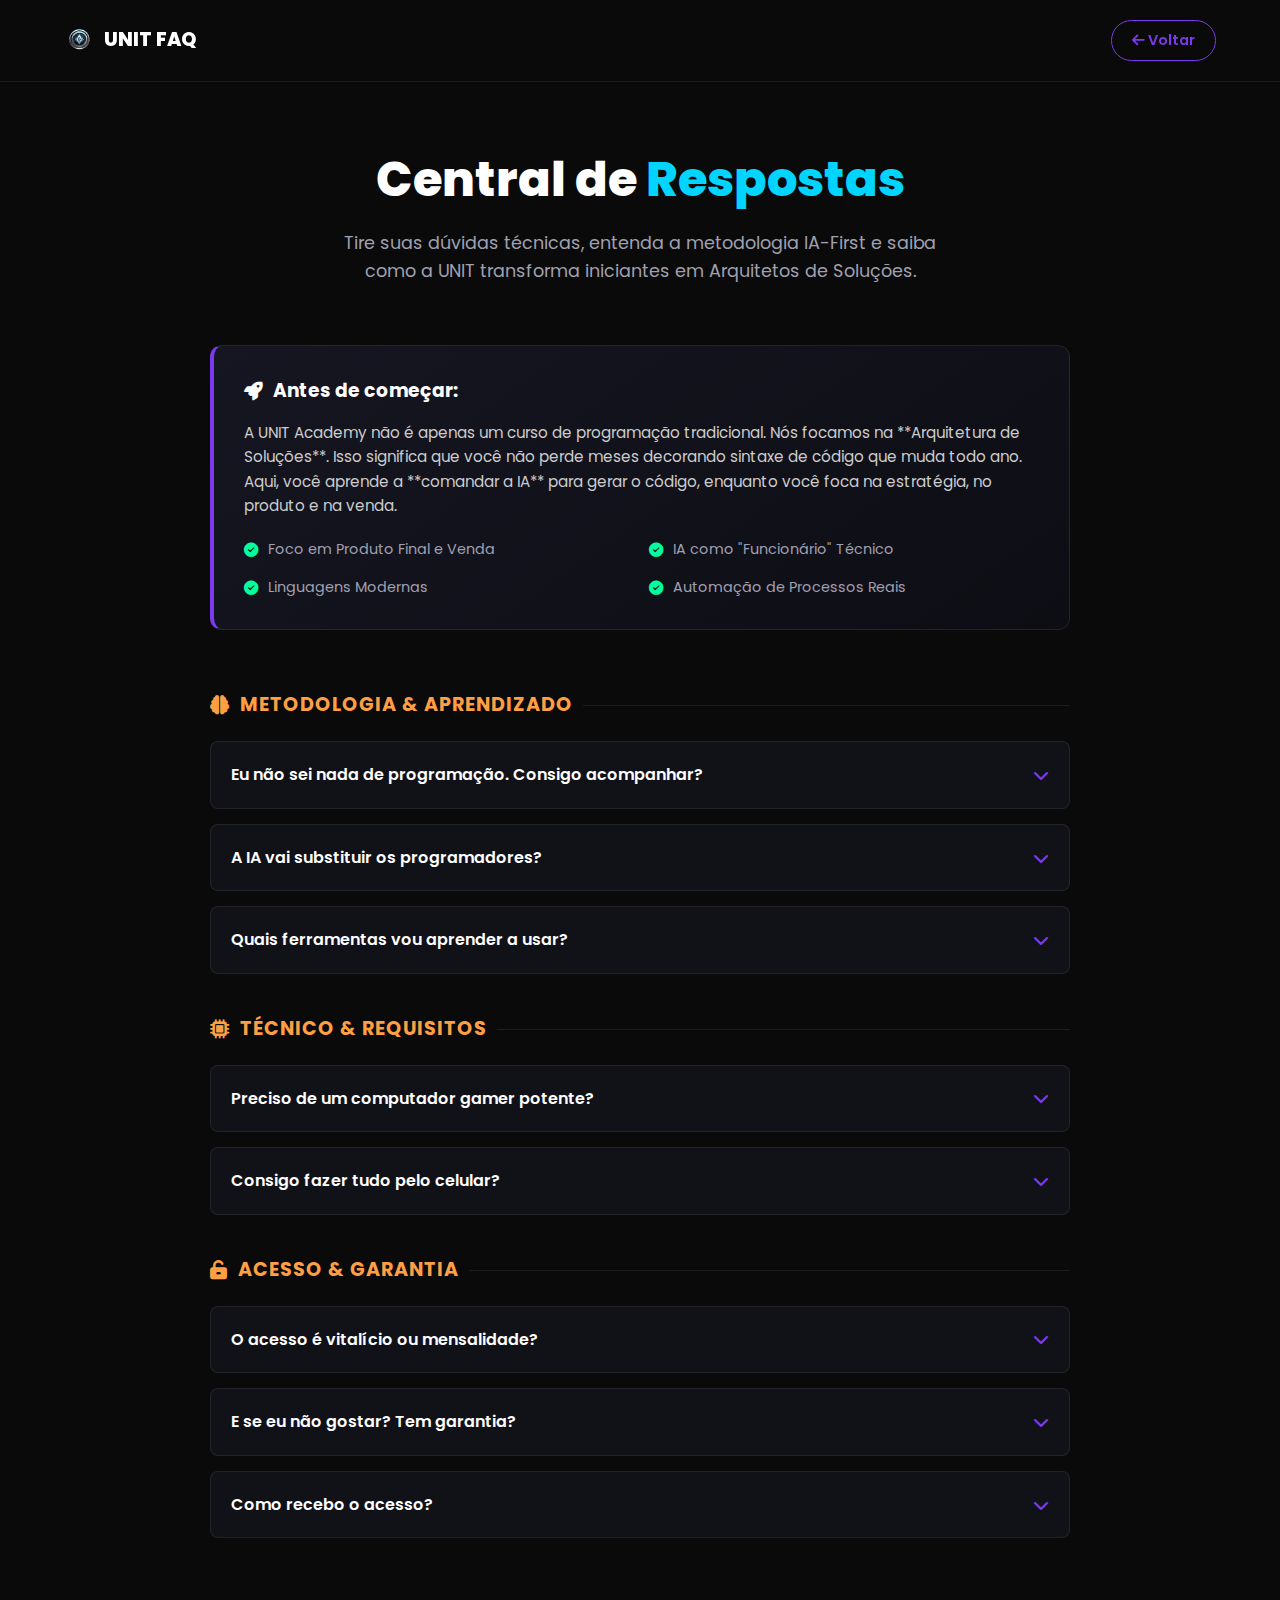
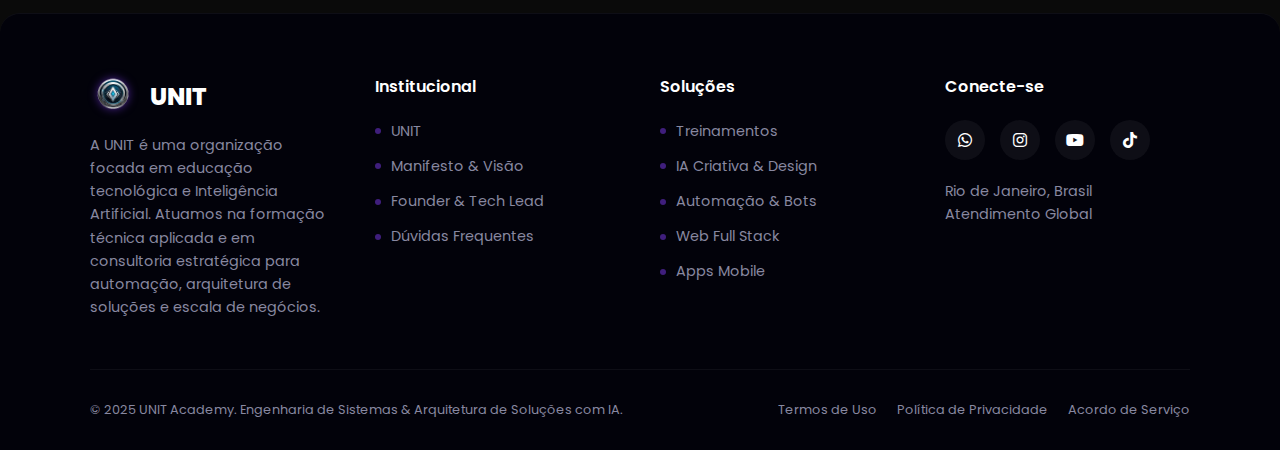
<file: unit_faq.html>
<!DOCTYPE html>
<html lang="pt-BR">
<head>
    <meta charset="UTF-8">
    <meta name="viewport" content="width=device-width, initial-scale=1.0">
    <title>Central de Respostas | UNIT Academy</title>
    <meta name="description" content="Tire suas dúvidas sobre a formação UNIT. Metodologia, requisitos técnicos e acesso à plataforma.">

    <link href="https://fonts.googleapis.com/css2?family=Poppins:wght@300;400;600;700;800&display=swap" rel="stylesheet">
    <link rel="stylesheet" href="https://cdnjs.cloudflare.com/ajax/libs/font-awesome/6.5.0/css/all.min.css">
    <link rel="icon" type="image/png" href="assets/img/favicon.png">

    <style>
        /* --- VARIÁVEIS GLOBAIS (Mesmas da Home) --- */
        :root {
            --bg-dark: #0a0a0a;
            --card-bg: #111118;
            --primary: #7c3aed;
            --neon-blue: #00d4ff;
            --neon-green: #00ff9d;
            --neon-orange: #ff9f43;
            --text-main: #ffffff;
            --text-muted: #a0a0b0;
            --border: rgba(255, 255, 255, 0.08);
        }

        /* RESET E BASE */
        * { margin: 0; padding: 0; box-sizing: border-box; font-family: "Poppins", sans-serif; }
        
        body {
            background-color: var(--bg-dark);
            color: var(--text-main);
            line-height: 1.6;
            overflow-x: hidden;
        }

        /* NAVBAR SIMPLES */
        .nav-header {
            display: flex; justify-content: space-between; align-items: center;
            padding: 20px 5%; position: sticky; top: 0; z-index: 100;
            background: rgba(10, 10, 10, 0.9); backdrop-filter: blur(10px);
            border-bottom: 1px solid var(--border);
        }

        .nav-logo { font-weight: 800; font-size: 1.2rem; color: #fff; display: flex; align-items: center; gap: 10px; }
        .nav-logo img { width: 30px; height: auto; }

        .back-btn {
            padding: 8px 20px;
            background: transparent;
            border: 1px solid var(--primary);
            border-radius: 50px;
            color: var(--primary);
            text-decoration: none;
            font-weight: 600;
            font-size: 0.9rem;
            transition: 0.3s;
        }
        .back-btn:hover { background: var(--primary); color: #fff; box-shadow: 0 0 15px rgba(124, 58, 237, 0.4); }

        /* CONTAINER CENTRAL */
        .main-container { max-width: 900px; margin: 0 auto; padding: 60px 20px; }

        /* HEADER DA PÁGINA */
        .page-header { text-align: center; margin-bottom: 60px; }
        .page-header h1 { font-size: clamp(2rem, 5vw, 3rem); font-weight: 800; margin-bottom: 10px; }
        .page-header span { color: var(--neon-blue); }
        .page-header p { color: var(--text-muted); font-size: 1.1rem; max-width: 600px; margin: 0 auto; }

        /* INTRO BOX TÉCNICA */
        .intro-box {
            background: linear-gradient(145deg, #161622, #0d0d14);
            border: 1px solid var(--border);
            border-left: 4px solid var(--primary);
            padding: 30px;
            border-radius: 12px;
            margin-bottom: 60px;
        }
        .intro-box h3 { color: #fff; margin-bottom: 15px; display: flex; align-items: center; gap: 10px; }
        .intro-box p { font-size: 0.95rem; color: #ccc; margin-bottom: 15px; }
        .intro-check { list-style: none; margin-top: 20px; display: grid; grid-template-columns: 1fr 1fr; gap: 15px; }
        .intro-check li { display: flex; align-items: center; gap: 10px; color: #a0a0b0; font-size: 0.9rem; }
        .intro-check i { color: var(--neon-green); }

        /* FAQ SECTION */
        .faq-section-title {
            font-size: 1.2rem; color: var(--neon-orange); margin: 40px 0 20px; 
            text-transform: uppercase; letter-spacing: 1px; font-weight: 700;
            display: flex; align-items: center; gap: 10px;
        }
        .faq-section-title::after { content: ""; flex: 1; height: 1px; background: var(--border); }

        /* ITEM FAQ */
        .faq-item {
            background: var(--card-bg);
            border: 1px solid var(--border);
            margin-bottom: 15px;
            border-radius: 8px;
            overflow: hidden;
            transition: 0.3s;
        }
        .faq-item:hover { border-color: #333; }
        .faq-item.active { border-color: var(--primary); background: #151520; }

        .faq-question {
            padding: 20px;
            cursor: pointer;
            font-weight: 600;
            font-size: 1rem;
            display: flex; justify-content: space-between; align-items: center;
            color: #fff;
        }
        .faq-icon { transition: 0.3s; color: var(--primary); }
        .faq-item.active .faq-icon { transform: rotate(180deg); color: var(--neon-blue); }

        .faq-answer {
            max-height: 0; overflow: hidden; transition: 0.4s ease;
            padding: 0 20px; color: var(--text-muted); font-size: 0.95rem; line-height: 1.7;
        }
        .faq-item.active .faq-answer { padding-bottom: 20px; max-height: 500px; }

/* ==================================================================
   FOOTER PADRONIZADO (Extraído da Index)
================================================================== */

.site-footer {
    /* Garante compatibilidade mesmo se a variável não existir no FAQ */
    background-color: var(--footer-bg, #02020a); 
    border-top: 1px solid var(--footer-border, rgba(255,255,255,0.05));
    border-radius: 20px 20px 0 0;
    padding: 60px 20px 30px;
}

.footer-container {
    max-width: 1100px;
    margin: 0 auto;
}

.footer-grid {
    display: grid;
    grid-template-columns: repeat(auto-fit, minmax(200px, 1fr));
    gap: 40px;
    margin-bottom: 50px;
}

.footer-col h4 {
    color: #fff;
    margin-bottom: 20px;
    font-size: 1rem;
    font-weight: 600;
}

.footer-col p {
    color: #8888a0;
    font-size: 0.9rem;
    line-height: 1.6;
}

/* --- LOGO E IDENTIDADE --- */
.brand-wrapper {
    display: flex;
    align-items: center;
    gap: 15px; /* Importante para separar logo do texto */
    margin-bottom: 15px;
}

.footer-img {
    width: 45px;
    height: auto;
    object-fit: contain;
    filter: drop-shadow(0 0 5px rgba(124, 58, 237, 0.6));
}

.footer-logo {
    font-weight: 800;
    font-size: 1.5rem;
    color: #fff;
    margin-bottom: 0;
    line-height: 1;
}

/* --- LINKS COM PONTOS DECORATIVOS --- */
.footer-links {
    display: flex;
    flex-direction: column;
    gap: 12px;
}

.footer-links li {
    list-style: none;
}

.footer-links a {
    color: #8888a0;
    font-size: 0.9rem;
    position: relative;
    transition: 0.3s;
    display: flex;
    align-items: center; /* Alinha o ponto verticalmente */
    text-decoration: none; 
}

/* O Ponto (.) antes do link */
.footer-links a::before {
    content: ''; 
    display: inline-block;
    width: 6px;
    height: 6px;
    background-color: rgba(124, 58, 237, 0.5); /* Roxo discreto */
    border-radius: 50%;
    margin-right: 10px;
    transition: 0.3s;
    
}

/* Hover: Texto e Ponto brilham */
.footer-links a:hover {
    color: #7c3aed; /* var(--primary) hardcoded para segurança */
    transform: translateX(5px);
}

.footer-links a:hover::before {
    background-color: #00d4ff; /* var(--neon-blue) hardcoded */
    box-shadow: 0 0 8px #00d4ff;
}

/* --- REDES SOCIAIS --- */
.social-row {
    display: flex;
    gap: 15px;
    margin-bottom: 20px;
    
}

.social-btn {
    width: 40px;
    height: 40px;
    background: rgba(255,255,255,0.05);
    display: flex;
    align-items: center;
    justify-content: center;
    border-radius: 50%;
    color: #fff;
    transition: 0.3s;
    text-decoration: none; 
}

.social-btn:hover {
    background: #7c3aed;
    transform: scale(1.1);
}

.footer-address {
    color: #8888a0;
    font-size: 0.85rem;
}

/* --- BARRA FINAL --- */
.footer-bottom {
    border-top: 1px solid rgba(255,255,255,0.05);
    padding-top: 30px;
    display: flex;
    flex-wrap: wrap;
    justify-content: space-between;
    align-items: center;
    gap: 20px;
    color: #8888a0;
    font-size: 0.8rem;
}

.legal-links {
    display: flex;
    gap: 20px;
    flex-wrap: wrap;
}

.legal-links a:hover {
    color: #7c3aed;
}

/* --- RESPONSIVIDADE MOBILE --- */
@media (max-width: 768px) {
    .footer-grid { grid-template-columns: 1fr; }
    
    .footer-bottom {
        flex-direction: column;
        text-align: center;
    }
    
    .legal-links {
        justify-content: center;
    }
}
    </style>
</head>
<body>

    <!-- NAVEGAÇÃO SUPERIOR -->
    <nav class="nav-header">
        <div class="nav-logo">
            <img src="assets/img/1logo.png" alt="UNIT Logo">
            UNIT FAQ
        </div>
        <a href="#" onclick="history.back(); return false;" class="back-btn">
            <i class="fa-solid fa-arrow-left"></i> Voltar
        </a>
    </nav>

    <div class="main-container">

        <!-- CABEÇALHO -->
        <header class="page-header">
            <h1>Central de <span>Respostas</span></h1>
            <p>Tire suas dúvidas técnicas, entenda a metodologia IA-First e saiba como a UNIT transforma iniciantes em Arquitetos de Soluções.</p>
        </header>

        <!-- BOX DE INTRODUÇÃO -->
        <div class="intro-box">
            <h3><i class="fa-solid fa-rocket"></i> Antes de começar:</h3>
            <p>
                A UNIT Academy não é apenas um curso de programação tradicional. Nós focamos na **Arquitetura de Soluções**. 
                Isso significa que você não perde meses decorando sintaxe de código que muda todo ano. 
                Aqui, você aprende a **comandar a IA** para gerar o código, enquanto você foca na estratégia, no produto e na venda.
            </p>
            <ul class="intro-check">
                <li><i class="fa-solid fa-check-circle"></i> Foco em Produto Final e Venda</li>
                <li><i class="fa-solid fa-check-circle"></i> IA como "Funcionário" Técnico</li>
                <li><i class="fa-solid fa-check-circle"></i> Linguagens Modernas</li>
                <li><i class="fa-solid fa-check-circle"></i> Automação de Processos Reais</li>
            </ul>
        </div>

        <!-- GRUPO 1: METODOLOGIA -->
        <h2 class="faq-section-title"><i class="fa-solid fa-brain"></i> Metodologia & Aprendizado</h2>

        <div class="faq-item">
            <div class="faq-question">Eu não sei nada de programação. Consigo acompanhar? <i class="fa-solid fa-chevron-down faq-icon"></i></div>
            <div class="faq-answer">
                <p>Sim. É exatamente para você que a metodologia foi desenhada. No modelo antigo, você levava 6 meses para aprender a centralizar um botão. Com a metodologia IA-First, a Inteligência Artificial escreve o código pesado.</p>
                <p style="margin-top: 10px;">Na UNIT, nós ensinamos você a entender o código, a lógica e estruturar as pastas. O "trabalho braçal" de digitação fica por conta da máquina. Isso nivela o jogo entre iniciantes e seniores.</p>
            </div>
        </div>

        <div class="faq-item">
            <div class="faq-question">A IA vai substituir os programadores? <i class="fa-solid fa-chevron-down faq-icon"></i></div>
            <div class="faq-answer">
                <p><strong>Não. A IA não substitui o programador, ela impulsiona a execução.</strong></p>
                
                <p style="margin-top: 10px;">
                    O que vai deixar de existir é o "digitador de código". 
                    O mercado agora busca o <strong>Arquiteto de Soluções</strong> — o profissional que sabe descrever, corrigir e conectar as peças.
                </p>
                
                <p style="margin-top: 10px;">
                    Aprender IA hoje é como aprender a usar a Internet nos anos 90. Você deixa de ser um operário do código para se tornar o maestro da tecnologia.
                </p>
            </div>
        </div>

        <div class="faq-item">
            <div class="faq-question">Quais ferramentas vou aprender a usar? <i class="fa-solid fa-chevron-down faq-icon"></i></div>
            <div class="faq-answer">
                <p>Nós não focamos em ferramentas específicas que podem se tornar obsoletas, mas sim nos <strong>fundamentos tecnológicos</strong> para construir soluções.</p>
                <p style="margin-top: 10px;">Você dominará as categorias essenciais do mercado:</p>
                <ul style="margin-left: 20px; margin-top: 10px;">
                    <li><strong>LLMs de Engenharia:</strong> Modelos de IA focados em lógica e escrita de código.</li>
                    <li><strong>Ambientes de Desenvolvimento:</strong> Estruturação de projetos, pastas e servidores.</li>
                    <li><strong>Protocolos de Integração:</strong> APIs, Webhooks e conexão entre sistemas (Back-end).</li>
                    <li><strong>IA Generativa:</strong> Síntese de imagens, vídeos e interfaces para produtos digitais.</li>
                </ul>
                <p style="margin-top: 10px; font-size: 0.85rem; color: var(--neon-blue);">*Utilizamos as ferramentas líderes do mercado em cada aula, mas o objetivo é que você tenha autonomia para operar qualquer tecnologia nova que surja.</p>
            </div>
        </div>

        <!-- GRUPO 2: TÉCNICO & REQUISITOS -->
        <h2 class="faq-section-title"><i class="fa-solid fa-microchip"></i> Técnico & Requisitos</h2>

        <div class="faq-item">
            <div class="faq-question">Preciso de um computador gamer potente? <i class="fa-solid fa-chevron-down faq-icon"></i></div>
            <div class="faq-answer">
                <p>Não. A maior parte do processamento de IA (geração de imagens e códigos) acontece na nuvem (nos servidores da OpenAI ou Google). Você precisa apenas de um computador (Windows, Mac ou Linux) com acesso à internet e capacidade para rodar um navegador e o VS Code (que é leve).</p>
            </div>
        </div>

        <div class="faq-item">
            <div class="faq-question">Consigo fazer tudo pelo celular? <i class="fa-solid fa-chevron-down faq-icon"></i></div>
            <div class="faq-answer">
                <p>Você pode assistir às aulas pelo celular, mas para desenvolver sistemas, criar sites e configurar automações, <strong>um computador ou notebook é essencial</strong>. Não recomendamos tentar programar profissionalmente apenas com um smartphone.</p>
            </div>
        </div>

        <!-- GRUPO 3: ACESSO & FINANCEIRO -->
        <h2 class="faq-section-title"><i class="fa-solid fa-unlock-keyhole"></i> Acesso & Garantia</h2>

        <div class="faq-item">
            <div class="faq-question">O acesso é vitalício ou mensalidade? <i class="fa-solid fa-chevron-down faq-icon"></i></div>
            <div class="faq-answer">
                <p>Ao adquirir o treinamento, o acesso é <strong>VITALÍCIO</strong>. Você paga uma vez e o conteúdo é seu para sempre.</p>
                <p style="margin-top: 10px;">Diferente de assinaturas que te bloqueiam se parar de pagar, aqui você estuda no seu ritmo. Acesso sempre que houver atualizações relevantes e melhorias do método também estão inclusas, sem cobranças surpresas.</p>
            </div>
        </div>

        <div class="faq-item">
            <div class="faq-question">E se eu não gostar? Tem garantia? <i class="fa-solid fa-chevron-down faq-icon"></i></div>
            <div class="faq-answer">
                <p>Sim. Confiamos tanto no método que oferecemos <strong>7 dias de garantia incondicional</strong>. Se você entrar, assistir às aulas e achar que não é para você, basta apertar um botão na plataforma da Kiwify e seu dinheiro é devolvido integralmente. Sem perguntas, sem letras miúdas.</p>
            </div>
        </div>

        <div class="faq-item">
            <div class="faq-question">Como recebo o acesso? <i class="fa-solid fa-chevron-down faq-icon"></i></div>
            <div class="faq-answer">
                <p>Imediatamente após a aprovação do pagamento. Você receberá um e-mail da plataforma Kiwify com seu login e senha exclusivos para acessar a área de membros da UNIT.</p>
            </div>
        </div>

    </div>

    <!-- FOOTER PADRONIZADO (INDEX + FAQ) -->
    <footer class="site-footer">
        <div class="footer-container">
            
            <!-- GRID PRINCIPAL -->
            <div class="footer-grid">
                
            <!-- 1. MARCA & IDENTIDADE -->
                <div class="footer-col brand-col">
                    <div class="brand-wrapper">
                        <img src="assets/img/1logo.png" alt="UNIT Logo" class="footer-img">
                        <div class="footer-logo">UNIT</div>
                    </div>
                    <p>
                        A UNIT é uma organização focada em educação tecnológica e Inteligência Artificial.
                        Atuamos na formação técnica aplicada e em consultoria estratégica para automação, arquitetura de soluções e escala de negócios.
                    </p>
                </div>

                <!-- 2. INSTITUCIONAL -->
                <div class="footer-col">
                    <h4>Institucional</h4>
                    <ul class="footer-links">
                        <li><a href="index.html#sobre">UNIT</a></li>
                        <li><a href="pulsem.html">Manifesto & Visão</a></li>
                        <li><a href="bio.html">Founder & Tech Lead</a></li>
                        <li><a href="unit_faq.html">Dúvidas Frequentes</a></li>
                    </ul>
                </div>

                <!-- 3. SOLUÇÕES (Links da Index) -->
                <div class="footer-col">
                    <h4>Soluções</h4>
                    <ul class="footer-links">
                        <li><a href="treinamentos.html#treinamentos">Treinamentos</a></li>
                        <li><a href="treinamentos.html#IAcriativa">IA Criativa & Design</a></li>
                        <li><a href="treinamentos.html#bots">Automação & Bots</a></li>
                        <li><a href="treinamentos.html#Full-Stack">Web Full Stack</a></li>
                        <li><a href="treinamentos.html#apps">Apps Mobile</a></li>
                    </ul>
                </div>

                    <!-- 4. CONECTE-SE -->
                <div class="footer-col">
                    <h4>Conecte-se</h4>
                    <div class="social-row">
                        <!-- WhatsApp -->
                        <a href="https://wa.me/5521996442487" target="_blank" class="social-btn"><i class="fab fa-whatsapp"></i></a>
                        <!-- Instagram -->
                        <a href="https://www.instagram.com/gustavo_capichoni8" target="_blank" class="social-btn"><i class="fab fa-instagram"></i></a>
                        <!-- YouTube -->
                        <a href="https://www.youtube.com/@gustavo_capichoni" target="_blank" class="social-btn"><i class="fab fa-youtube"></i></a>
                        <!-- TikTok -->
                        <a href="https://www.tiktok.com/@gustavo_kali_" target="_blank" class="social-btn"><i class="fab fa-tiktok"></i></a>
                    </div>
                    <p class="footer-address">
                        Rio de Janeiro, Brasil<br>
                        Atendimento Global
                    </p>
                </div>
            </div>

            <!-- BARRA FINAL -->
            <div class="footer-bottom">
                <p>&copy; 2025 UNIT Academy. Engenharia de Sistemas & Arquitetura de Soluções com IA.</p>
                
                <div class="legal-links">
                    <a href="termos-e-acordos/termos-de-uso.html" style="color: #8888a0; text-decoration: none;">Termos de Uso</a>
                    <a href="termos-e-acordos/politica-de-privacidade.html" style="color: #8888a0; text-decoration: none;">Política de Privacidade</a>
                    <a href="termos-e-acordos/acordo-de-servico.html" style="color: #8888a0; text-decoration: none;">Acordo de Serviço</a>
                </div>

            </div>
        </div>
    </footer>

    <!-- SCRIPT DE INTERAÇÃO -->
    <script>
        const faqItems = document.querySelectorAll(".faq-item");

        faqItems.forEach(item => {
            item.querySelector(".faq-question").addEventListener("click", () => {
                // Fecha os outros se quiser comportamento de "acordeão único"
                // Se preferir que fiquem vários abertos, remova este bloco if/forEach
                faqItems.forEach(otherItem => {
                    if (otherItem !== item) {
                        otherItem.classList.remove("active");
                    }
                });

                // Alterna o estado do atual
                item.classList.toggle("active");
            });
        });
    </script>

</body>
</html>
</file>
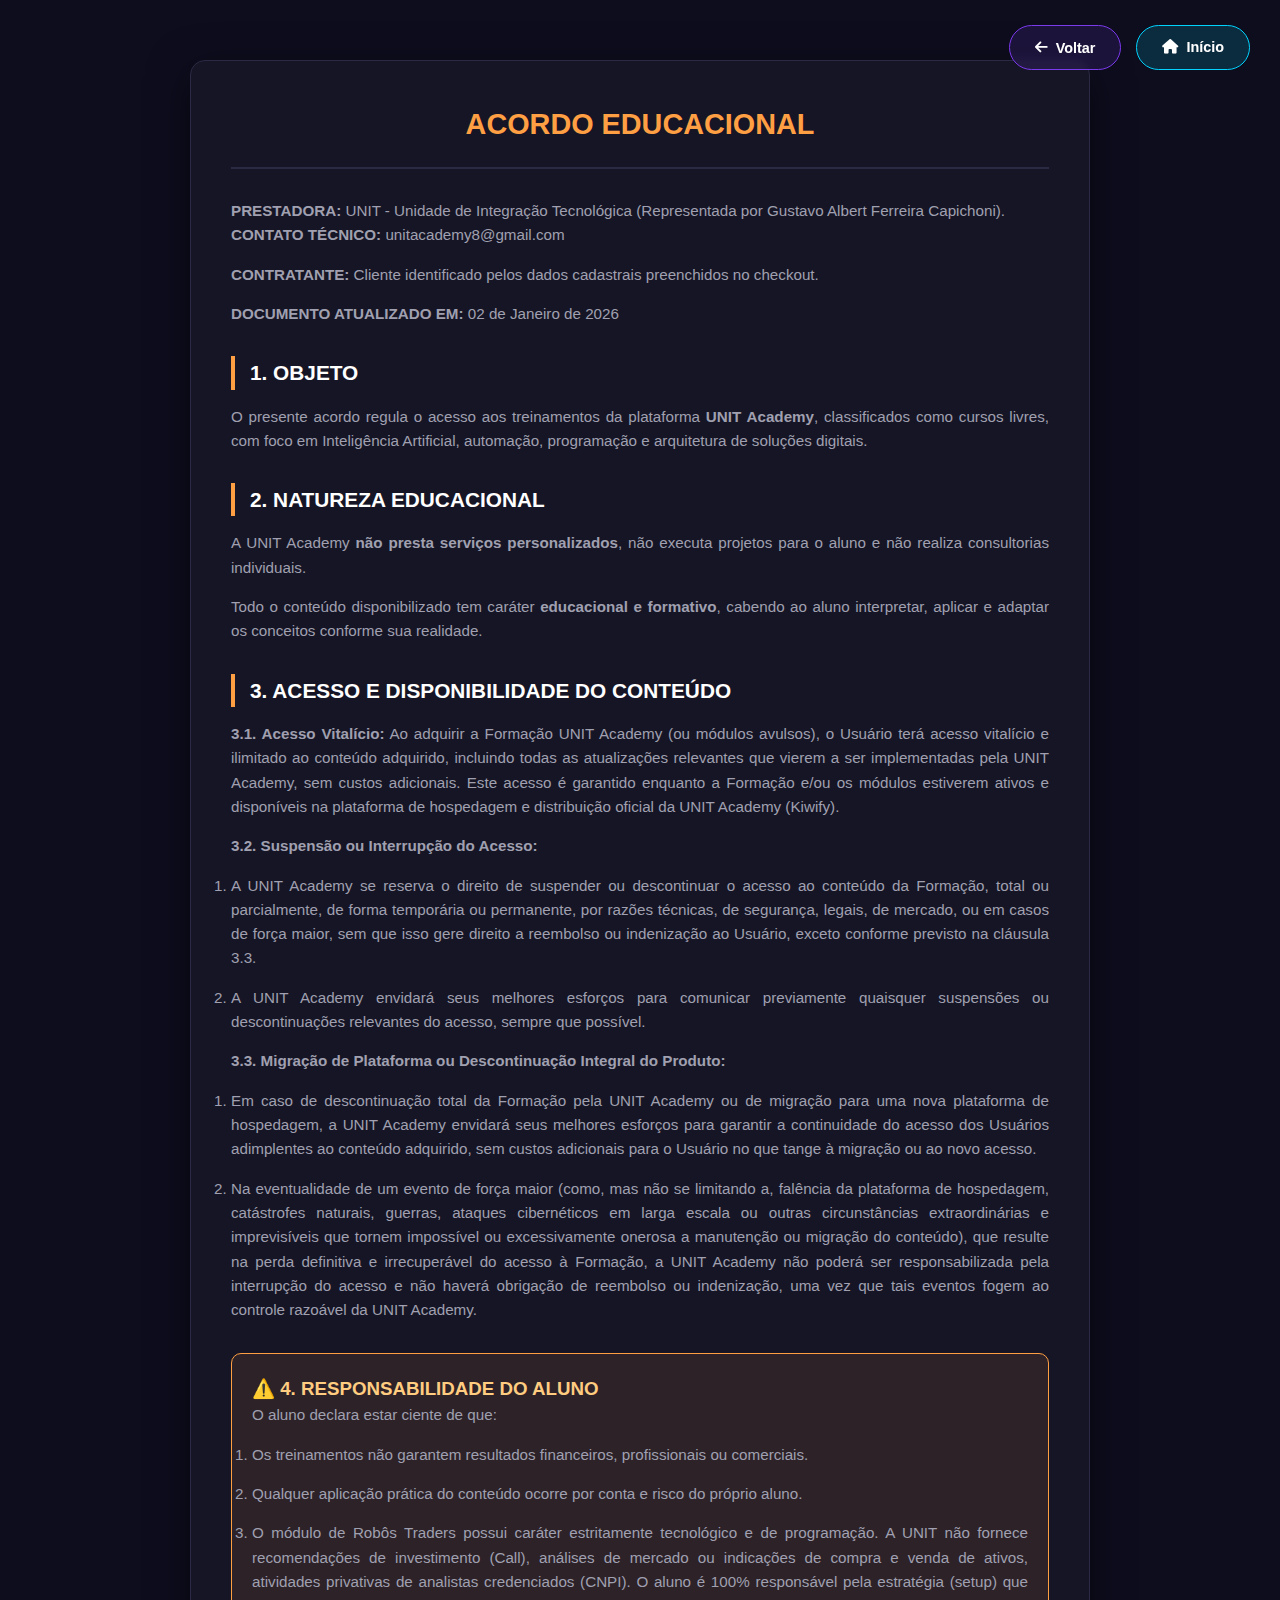
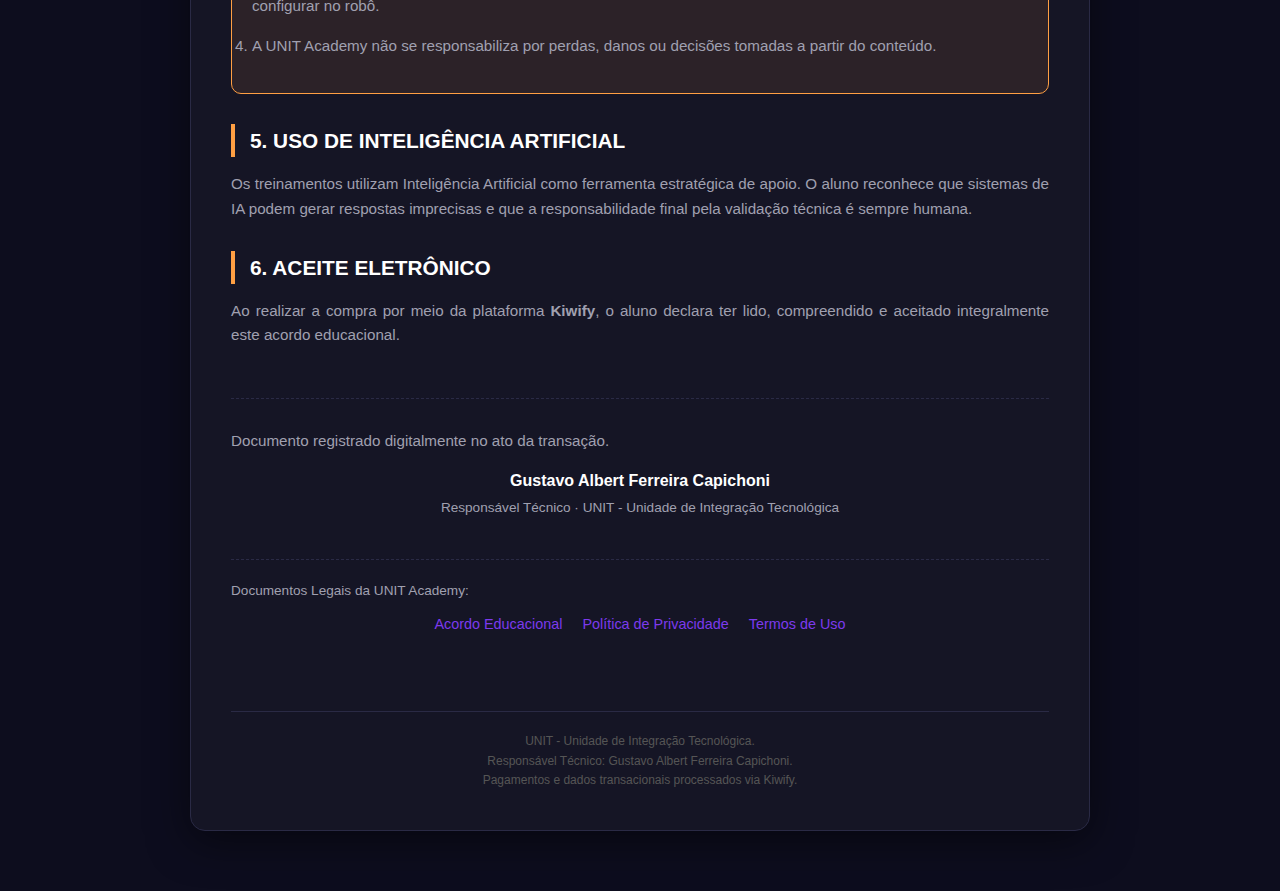
<file: termos-e-acordos/acordo-de-servico.html>
<!DOCTYPE html>
<html lang="pt-BR">
<head>
    <meta charset="utf-8" />
    <meta name="viewport" content="width=device-width,initial-scale=1" />
    <title>Acordo Educacional - UNIT Academy</title>
    <style>
        :root {
            --bg-dark: #0d0d1e;
            --card-bg: #151525;
            --primary: #7c3aed;
            --neon-blue: #00d4ff;
            --neon-orange: #ff9f43;
            --text-main: #ffffff;
            --text-muted: #a0a0b0;
            --border-color: #2a2a45;
        }
        * { margin: 0; padding: 0; box-sizing: border-box; font-family: 'Poppins', sans-serif; }
        body { background-color: var(--bg-dark); color: var(--text-main); line-height: 1.6; padding: 20px; }
        .container-legal {
            max-width: 900px; margin: 40px auto; padding: 40px;
            background-color: var(--card-bg); border: 1px solid var(--border-color);
            border-radius: 15px; box-shadow: 0 10px 40px rgba(0, 0, 0, 0.5);
        }
        h1 { color: var(--neon-orange); font-size: 1.8rem; margin-bottom: 30px; text-align: center; border-bottom: 2px solid var(--border-color); padding-bottom: 20px; }
        h2 { color: #fff; font-size: 1.3rem; margin-top: 30px; margin-bottom: 15px; border-left: 4px solid var(--neon-orange); padding-left: 15px; }
        p, li { font-size: 0.95rem; color: var(--text-muted); margin-bottom: 15px; text-align: justify; }
        .warning-box {
            background: rgba(255, 159, 67, 0.1); border: 1px solid var(--neon-orange);
            color: #ffcc80; padding: 20px; border-radius: 10px; margin: 30px 0;
        }
        .signature-area { margin-top: 50px; text-align: center; border-top: 1px dashed var(--border-color); padding-top: 30px; }
        .footer-legal {
            text-align: center; margin-top: 60px; padding-top: 20px; border-top: 1px solid var(--border-color);
            font-size: 0.75rem; color: #555;
        }
        /* BOTÃO VOLTAR FLUTUANTE */
        .btn-back-fixed {
            position: fixed;
            top: 25px;
            right: 30px;
            background: rgba(124, 58, 237, 0.15); /* Roxo transparente */
            color: #fff;
            padding: 10px 25px;
            border: 1px solid #7c3aed; /* Borda Roxa */
            border-radius: 50px;
            text-decoration: none;
            font-size: 0.9rem;
            font-weight: 600;
            transition: 0.3s;
            backdrop-filter: blur(5px);
            z-index: 1000;
            cursor: pointer;
            display: flex;
            align-items: center;
            gap: 8px;
        }

        .btn-back-fixed:hover {
            background: #7c3aed; /* Preenche de roxo ao passar o mouse */
            box-shadow: 0 0 15px rgba(124, 58, 237, 0.5);
            transform: translateX(-3px); /* Efeito sutil de movimento */
        }

        /* Ajuste para celular não ficar em cima do texto */
        @media (max-width: 600px) {
            .btn-back-fixed {
                padding: 8px 15px;
                font-size: 0.8rem;
                right: 15px;
            }
        }
        /* Container para agrupar os botões fixos */
.header-fixed-actions {
    position: fixed;
    top: 25px;
    right: 30px;
    display: flex;
    gap: 15px; /* Espaço entre os botões */
    z-index: 1000;
}

/* Novo Estilo para o botão "Início" */
.btn-home-fixed {
    /* Herda o estilo base do btn-back-fixed */
    background: rgba(0, 212, 255, 0.15); /* Neon Blue transparente, diferente do roxo */
    color: #fff;
    padding: 10px 25px;
    border: 1px solid var(--neon-blue); /* Borda Neon Blue */
    border-radius: 50px;
    text-decoration: none;
    font-size: 0.9rem;
    font-weight: 600;
    transition: 0.3s;
    backdrop-filter: blur(5px);
    z-index: 1000;
    cursor: pointer;
    display: flex;
    align-items: center;
    gap: 8px;
}

.btn-home-fixed:hover {
    background: var(--neon-blue); /* Preenche de Neon Blue ao passar o mouse */
    box-shadow: 0 0 15px rgba(0, 212, 255, 0.5);
    transform: translateX(-3px);
}

/* Ajuste do botão existente para o novo agrupamento */
.header-fixed-actions .btn-back-fixed {
    position: static; /* Remove o 'fixed' individual para o botão, agora o container gerencia */
    top: auto;
    right: auto;
}

/* Ajuste para celular para o grupo de botões */
@media (max-width: 600px) {
    .header-fixed-actions {
        flex-direction: column; /* Empilha os botões no celular */
        align-items: flex-end; /* Alinha à direita */
        top: 15px;
        right: 15px;
        gap: 10px; /* Menos espaço entre eles */
    }
    /* Adaptação para os botões dentro do container em mobile */
    .header-fixed-actions .btn-back-fixed,
    .header-fixed-actions .btn-home-fixed {
        padding: 8px 15px;
        font-size: 0.8rem;
        width: fit-content; /* Ajusta a largura ao conteúdo */
    }
}
    </style>
</head>
<body>
        <!-- Link do Ícone (Caso não tenha no head) -->
        <link rel="stylesheet" href="https://cdnjs.cloudflare.com/ajax/libs/font-awesome/6.5.0/css/all.min.css">

    <div class="header-fixed-actions">
        <button onclick="history.back()" class="btn-back-fixed">
            <i class="fa-solid fa-arrow-left"></i> Voltar
        </button>
        <a href="../index.html" class="btn-home-fixed">
            <i class="fa-solid fa-house"></i> Início
        </a>
    </div>
        <div class="container-legal">
        <h1>ACORDO EDUCACIONAL</h1>
        
        <p><strong>PRESTADORA:</strong> UNIT - Unidade de Integração Tecnológica (Representada por Gustavo Albert Ferreira Capichoni). <br>
        <strong>CONTATO TÉCNICO:</strong> unitacademy8@gmail.com</p>
        <p><strong>CONTRATANTE:</strong> Cliente identificado pelos dados cadastrais preenchidos no checkout.</p>
        <p><strong>DOCUMENTO ATUALIZADO EM:</strong> 02 de Janeiro de 2026</p>

        <h2>1. OBJETO</h2>
        <p>
            O presente acordo regula o acesso aos treinamentos da plataforma <strong>UNIT Academy</strong>,
            classificados como cursos livres, com foco em Inteligência Artificial, automação, programação
            e arquitetura de soluções digitais.
        </p>

        <h2>2. NATUREZA EDUCACIONAL</h2>
        <p>
            A UNIT Academy <strong>não presta serviços personalizados</strong>, não executa projetos
            para o aluno e não realiza consultorias individuais.
        </p>
        <p>
            Todo o conteúdo disponibilizado tem caráter <strong>educacional e formativo</strong>,
            cabendo ao aluno interpretar, aplicar e adaptar os conceitos conforme sua realidade.
        </p>

        <!-- NOVA CLÁUSULA DE ACESSO E DISPONIBILIDADE AQUI -->
        <h2>3. ACESSO E DISPONIBILIDADE DO CONTEÚDO</h2>
        <p>
            <strong>3.1. Acesso Vitalício:</strong> Ao adquirir a Formação UNIT Academy (ou módulos avulsos), o Usuário terá acesso vitalício e ilimitado ao conteúdo adquirido, incluindo todas as atualizações relevantes que vierem a ser implementadas pela UNIT Academy, sem custos adicionais. Este acesso é garantido enquanto a Formação e/ou os módulos estiverem ativos e disponíveis na plataforma de hospedagem e distribuição oficial da UNIT Academy (Kiwify).
        </p>
        <p>
            <strong>3.2. Suspensão ou Interrupção do Acesso:</strong>
            <ol>
                <li>A UNIT Academy se reserva o direito de suspender ou descontinuar o acesso ao conteúdo da Formação, total ou parcialmente, de forma temporária ou permanente, por razões técnicas, de segurança, legais, de mercado, ou em casos de força maior, sem que isso gere direito a reembolso ou indenização ao Usuário, exceto conforme previsto na cláusula 3.3.</li>
                <li>A UNIT Academy envidará seus melhores esforços para comunicar previamente quaisquer suspensões ou descontinuações relevantes do acesso, sempre que possível.</li>
            </ol>
        </p>
        <p>
            <strong>3.3. Migração de Plataforma ou Descontinuação Integral do Produto:</strong>
            <ol>
                <li>Em caso de descontinuação total da Formação pela UNIT Academy ou de migração para uma nova plataforma de hospedagem, a UNIT Academy envidará seus melhores esforços para garantir a continuidade do acesso dos Usuários adimplentes ao conteúdo adquirido, sem custos adicionais para o Usuário no que tange à migração ou ao novo acesso.</li>
                <li>Na eventualidade de um evento de força maior (como, mas não se limitando a, falência da plataforma de hospedagem, catástrofes naturais, guerras, ataques cibernéticos em larga escala ou outras circunstâncias extraordinárias e imprevisíveis que tornem impossível ou excessivamente onerosa a manutenção ou migração do conteúdo), que resulte na perda definitiva e irrecuperável do acesso à Formação, a UNIT Academy não poderá ser responsabilizada pela interrupção do acesso e não haverá obrigação de reembolso ou indenização, uma vez que tais eventos fogem ao controle razoável da UNIT Academy.</li>
            </ol>
        </p>

        <div class="warning-box">
            <h3>⚠️ 4. RESPONSABILIDADE DO ALUNO</h3>
            <p>O aluno declara estar ciente de que:</p>
            <ol>
                <li>Os treinamentos não garantem resultados financeiros, profissionais ou comerciais.</li>
                <li>Qualquer aplicação prática do conteúdo ocorre por conta e risco do próprio aluno.</li>
                <li>O módulo de Robôs Traders possui caráter estritamente tecnológico e de programação. 
                A UNIT não fornece recomendações de investimento (Call), análises de mercado ou indicações de 
                compra e venda de ativos, atividades privativas de analistas credenciados (CNPI). O aluno é 100% 
                responsável pela estratégia (setup) que configurar no robô.</li>
                <li>A UNIT Academy não se responsabiliza por perdas, danos ou decisões tomadas a partir do conteúdo.</li>
            </ol>
        </div>

        <h2>5. USO DE INTELIGÊNCIA ARTIFICIAL</h2>
        <p>
            Os treinamentos utilizam Inteligência Artificial como ferramenta estratégica de apoio.
            O aluno reconhece que sistemas de IA podem gerar respostas imprecisas e que a responsabilidade
            final pela validação técnica é sempre humana.
        </p>

        <h2>6. ACEITE ELETRÔNICO</h2>
        <p>
            Ao realizar a compra por meio da plataforma <strong>Kiwify</strong>, o aluno declara
            ter lido, compreendido e aceitado integralmente este acordo educacional.
        </p>

        <div class="signature-area">
            <p>Documento registrado digitalmente no ato da transação.</p>
            <strong>Gustavo Albert Ferreira Capichoni</strong><br>
            <span style="font-size: 0.85rem; color: var(--text-muted);">
                Responsável Técnico · UNIT - Unidade de Integração Tecnológica
            </span>
        </div>

        <div class="legal-docs-footer-nav">
    <p>Documentos Legais da UNIT Academy:</p>
    <ul>
        <li><a href="acordo-de-servico.html">Acordo Educacional</a></li>
        <li><a href="politica-de-privacidade.html">Política de Privacidade</a></li>
        <li><a href="termos-de-uso.html">Termos de Uso</a></li>
    </ul>
</div>
<div class="footer-legal">
    UNIT - Unidade de Integração Tecnológica.<br>
    Responsável Técnico: Gustavo Albert Ferreira Capichoni.<br>
    Pagamentos e dados transacionais processados via Kiwify.
</div>

<style>
    /* Estilo para a navegação entre documentos no footer */
    .legal-docs-footer-nav {
        margin-top: 40px;
        padding-top: 20px;
        border-top: 1px dashed var(--border-color); /* Linha tracejada para separar do conteúdo */
        text-align: center;
    }
    .legal-docs-footer-nav p {
        font-size: 0.85rem;
        color: var(--text-muted);
        margin-bottom: 10px;
    }
    .legal-docs-footer-nav ul {
        list-style: none;
        padding: 0;
        display: flex;
        justify-content: center;
        gap: 20px; /* Espaço entre os links */
        margin-bottom: 20px;
    }
    .legal-docs-footer-nav li a {
        color: var(--primary); /* Cor principal (roxo) para os links */
        text-decoration: none;
        font-weight: 500;
        font-size: 0.9rem;
        transition: color 0.3s ease;
    }
    .legal-docs-footer-nav li a:hover {
        color: var(--neon-blue); /* Cor neon azul ao passar o mouse */
        text-decoration: underline;
    }
</style>
    </div>
</body>
</html>
</file>
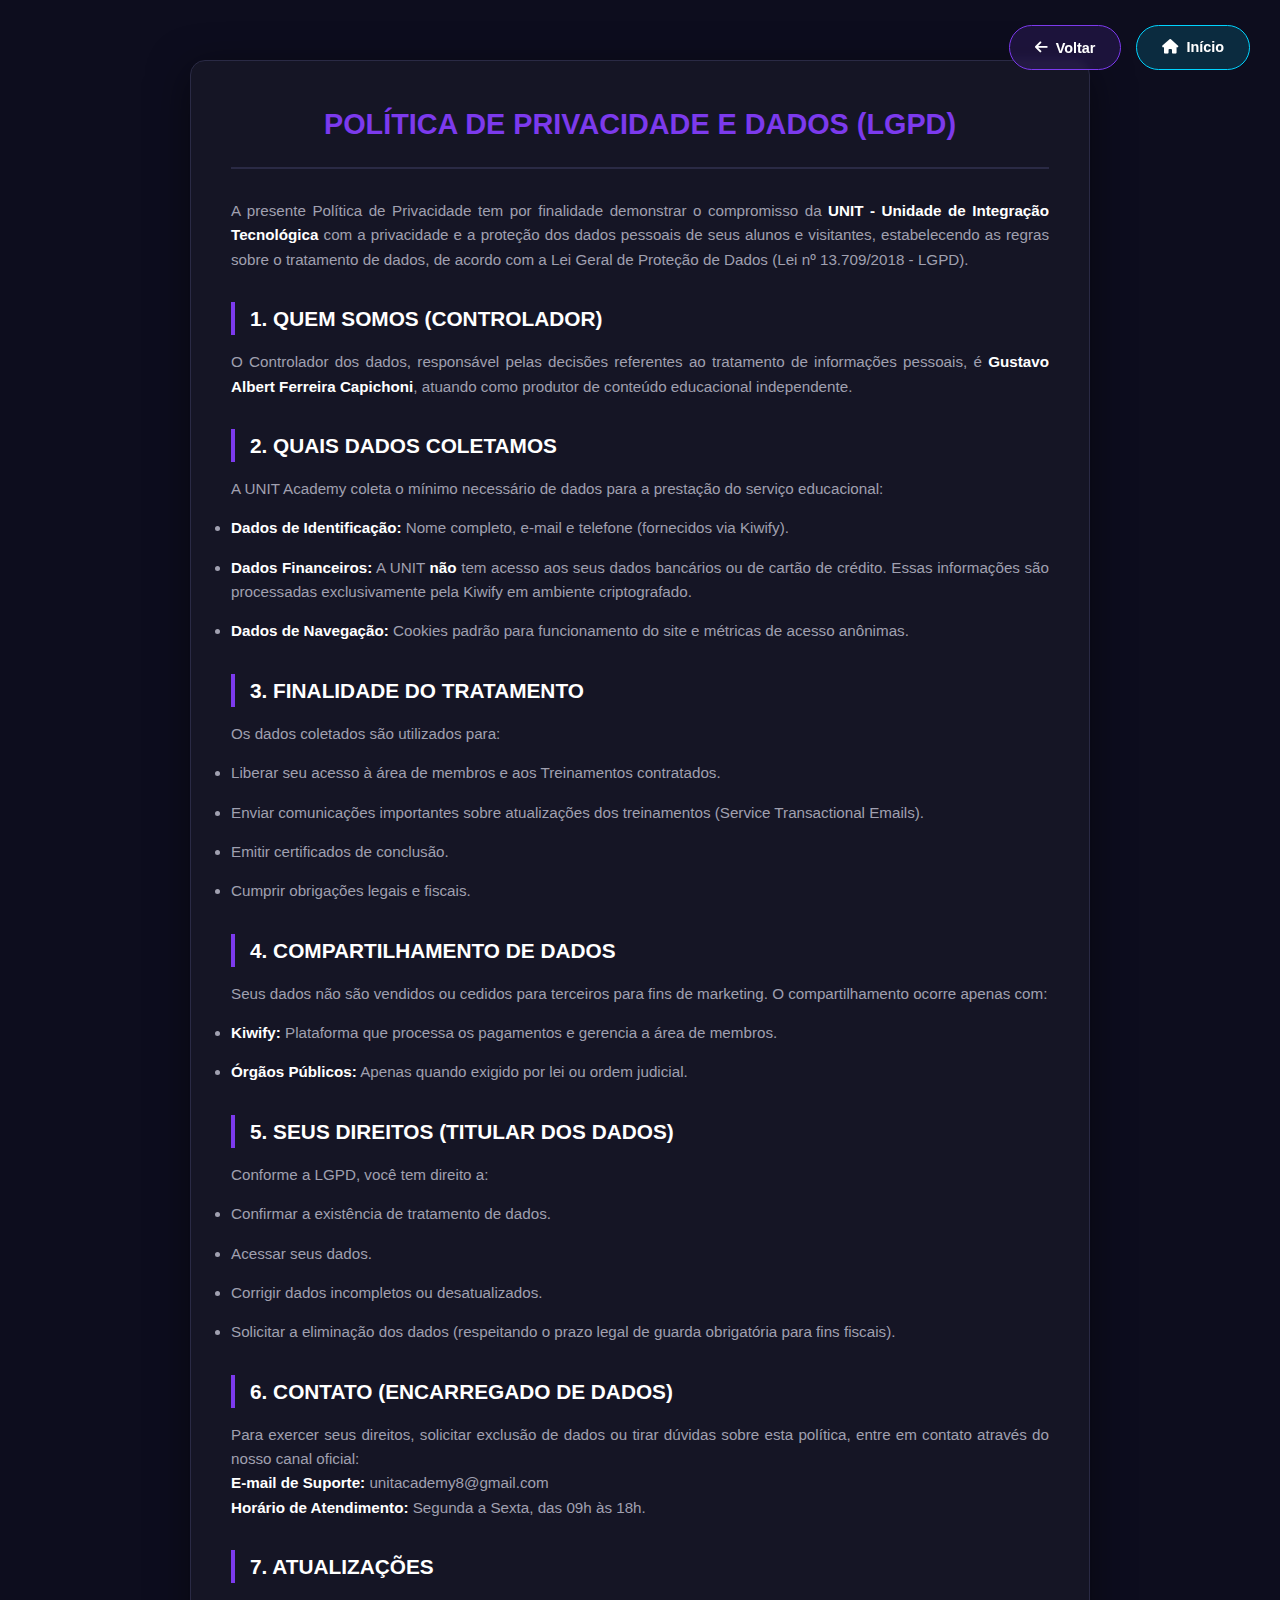
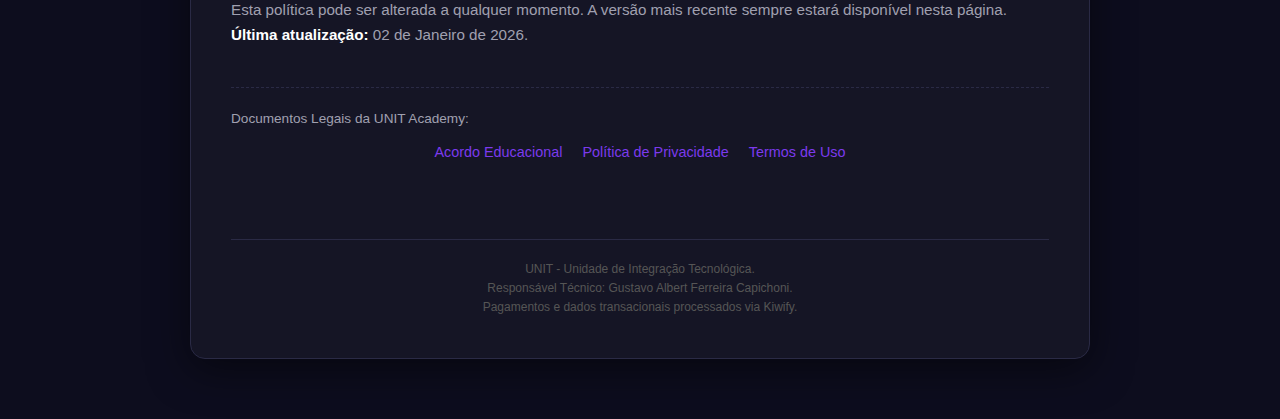
<file: termos-e-acordos/politica-de-privacidade.html>
<!DOCTYPE html>
<html lang="pt-BR">
<head>
    <meta charset="utf-8" />
    <meta name="viewport" content="width=device-width,initial-scale=1" />
    <title>Política de Privacidade - UNIT Academy</title>
    <style>
        :root {
            --bg-dark: #0d0d1e;
            --card-bg: #151525;
            --primary: #7c3aed;
            --neon-blue: #00d4ff;
            --neon-orange: #ff9f43;
            --text-main: #ffffff;
            --text-muted: #a0a0b0;
            --border-color: #2a2a45;
        }
        * { margin: 0; padding: 0; box-sizing: border-box; font-family: 'Poppins', sans-serif; }
        body { background-color: var(--bg-dark); color: var(--text-main); line-height: 1.6; padding: 20px; }
        .container-legal {
            max-width: 900px; margin: 40px auto; padding: 40px;
            background-color: var(--card-bg); border: 1px solid var(--border-color);
            border-radius: 15px; box-shadow: 0 10px 40px rgba(0, 0, 0, 0.5);
        }
        h1 { color: var(--primary); font-size: 1.8rem; margin-bottom: 30px; text-align: center; border-bottom: 2px solid var(--border-color); padding-bottom: 20px; }
        h2 { color: #fff; font-size: 1.3rem; margin-top: 30px; margin-bottom: 15px; border-left: 4px solid var(--primary); padding-left: 15px; }
        p, li { font-size: 0.95rem; color: var(--text-muted); margin-bottom: 15px; text-align: justify; }
        strong { color: #fff; }
        .footer-legal {
            text-align: center; margin-top: 60px; padding-top: 20px; border-top: 1px solid var(--border-color);
            font-size: 0.75rem; color: #555;
        }
        /* BOTÃO VOLTAR FLUTUANTE */
        .btn-back-fixed {
            position: fixed;
            top: 25px;
            right: 30px;
            background: rgba(124, 58, 237, 0.15); /* Roxo transparente */
            color: #fff;
            padding: 10px 25px;
            border: 1px solid #7c3aed; /* Borda Roxa */
            border-radius: 50px;
            text-decoration: none;
            font-size: 0.9rem;
            font-weight: 600;
            transition: 0.3s;
            backdrop-filter: blur(5px);
            z-index: 1000;
            cursor: pointer;
            display: flex;
            align-items: center;
            gap: 8px;
        }

        .btn-back-fixed:hover {
            background: #7c3aed; /* Preenche de roxo ao passar o mouse */
            box-shadow: 0 0 15px rgba(124, 58, 237, 0.5);
            transform: translateX(-3px); /* Efeito sutil de movimento */
        }

        /* Ajuste para celular não ficar em cima do texto */
        @media (max-width: 600px) {
            .btn-back-fixed {
                padding: 8px 15px;
                font-size: 0.8rem;
                right: 15px;
            }
        }
        /* Container para agrupar os botões fixos */
.header-fixed-actions {
    position: fixed;
    top: 25px;
    right: 30px;
    display: flex;
    gap: 15px; /* Espaço entre os botões */
    z-index: 1000;
}

/* Novo Estilo para o botão "Início" */
.btn-home-fixed {
    /* Herda o estilo base do btn-back-fixed */
    background: rgba(0, 212, 255, 0.15); /* Neon Blue transparente, diferente do roxo */
    color: #fff;
    padding: 10px 25px;
    border: 1px solid var(--neon-blue); /* Borda Neon Blue */
    border-radius: 50px;
    text-decoration: none;
    font-size: 0.9rem;
    font-weight: 600;
    transition: 0.3s;
    backdrop-filter: blur(5px);
    z-index: 1000;
    cursor: pointer;
    display: flex;
    align-items: center;
    gap: 8px;
}

.btn-home-fixed:hover {
    background: var(--neon-blue); /* Preenche de Neon Blue ao passar o mouse */
    box-shadow: 0 0 15px rgba(0, 212, 255, 0.5);
    transform: translateX(-3px);
}

/* Ajuste do botão existente para o novo agrupamento */
.header-fixed-actions .btn-back-fixed {
    position: static; /* Remove o 'fixed' individual para o botão, agora o container gerencia */
    top: auto;
    right: auto;
}

/* Ajuste para celular para o grupo de botões */
@media (max-width: 600px) {
    .header-fixed-actions {
        flex-direction: column; /* Empilha os botões no celular */
        align-items: flex-end; /* Alinha à direita */
        top: 15px;
        right: 15px;
        gap: 10px; /* Menos espaço entre eles */
    }
    /* Adaptação para os botões dentro do container em mobile */
    .header-fixed-actions .btn-back-fixed,
    .header-fixed-actions .btn-home-fixed {
        padding: 8px 15px;
        font-size: 0.8rem;
        width: fit-content; /* Ajusta a largura ao conteúdo */
    }
}
    </style>
</head>
<body>
<!-- Link do Ícone (Caso não tenha no head) -->
    <link rel="stylesheet" href="https://cdnjs.cloudflare.com/ajax/libs/font-awesome/6.5.0/css/all.min.css">

    <div class="header-fixed-actions">
        <button onclick="history.back()" class="btn-back-fixed">
            <i class="fa-solid fa-arrow-left"></i> Voltar
        </button>
        <a href="../index.html" class="btn-home-fixed">
            <i class="fa-solid fa-house"></i> Início
        </a>
    </div>
<div class="container-legal">

<h1>POLÍTICA DE PRIVACIDADE E DADOS (LGPD)</h1>

<p>A presente Política de Privacidade tem por finalidade demonstrar o compromisso da <strong>UNIT - Unidade de Integração Tecnológica</strong> com a privacidade e a proteção dos dados pessoais de seus alunos e visitantes, estabelecendo as regras sobre o tratamento de dados, de acordo com a Lei Geral de Proteção de Dados (Lei nº 13.709/2018 - LGPD).</p>

<h2>1. QUEM SOMOS (CONTROLADOR)</h2>
<p>
O Controlador dos dados, responsável pelas decisões referentes ao tratamento de informações pessoais, é <strong>Gustavo Albert Ferreira Capichoni</strong>, atuando como produtor de conteúdo educacional independente.
</p>

<h2>2. QUAIS DADOS COLETAMOS</h2>
<p>
A UNIT Academy coleta o mínimo necessário de dados para a prestação do serviço educacional:
</p>
<ul>
    <li><strong>Dados de Identificação:</strong> Nome completo, e-mail e telefone (fornecidos via Kiwify).</li>
    <li><strong>Dados Financeiros:</strong> A UNIT <strong>não</strong> tem acesso aos seus dados bancários ou de cartão de crédito. Essas informações são processadas exclusivamente pela Kiwify em ambiente criptografado.</li>
    <li><strong>Dados de Navegação:</strong> Cookies padrão para funcionamento do site e métricas de acesso anônimas.</li>
</ul>

<h2>3. FINALIDADE DO TRATAMENTO</h2>
<p>
Os dados coletados são utilizados para:
</p>
<ul>
    <li>Liberar seu acesso à área de membros e aos Treinamentos contratados.</li>
    <li>Enviar comunicações importantes sobre atualizações dos treinamentos (Service Transactional Emails).</li>
    <li>Emitir certificados de conclusão.</li>
    <li>Cumprir obrigações legais e fiscais.</li>
</ul>

<h2>4. COMPARTILHAMENTO DE DADOS</h2>
<p>
Seus dados não são vendidos ou cedidos para terceiros para fins de marketing. O compartilhamento ocorre apenas com:
</p>
<ul>
    <li><strong>Kiwify:</strong> Plataforma que processa os pagamentos e gerencia a área de membros.</li>
    <li><strong>Órgãos Públicos:</strong> Apenas quando exigido por lei ou ordem judicial.</li>
</ul>

<h2>5. SEUS DIREITOS (TITULAR DOS DADOS)</h2>
<p>
Conforme a LGPD, você tem direito a:
</p>
<ul>
    <li>Confirmar a existência de tratamento de dados.</li>
    <li>Acessar seus dados.</li>
    <li>Corrigir dados incompletos ou desatualizados.</li>
    <li>Solicitar a eliminação dos dados (respeitando o prazo legal de guarda obrigatória para fins fiscais).</li>
</ul>

<h2>6. CONTATO (ENCARREGADO DE DADOS)</h2>
<p>
Para exercer seus direitos, solicitar exclusão de dados ou tirar dúvidas sobre esta política, entre em contato através do nosso canal oficial:<br>
<strong>E-mail de Suporte:</strong> unitacademy8@gmail.com<br>
<strong>Horário de Atendimento:</strong> Segunda a Sexta, das 09h às 18h.
</p>

<h2>7. ATUALIZAÇÕES</h2>
<p>
Esta política pode ser alterada a qualquer momento. A versão mais recente sempre estará disponível nesta página.<br>
<strong>Última atualização:</strong> 02 de Janeiro de 2026.
</p>

<div class="legal-docs-footer-nav">
    <p>Documentos Legais da UNIT Academy:</p>
    <ul>
        <li><a href="acordo-de-servico.html">Acordo Educacional</a></li>
        <li><a href="politica-de-privacidade.html">Política de Privacidade</a></li>
        <li><a href="termos-de-uso.html">Termos de Uso</a></li>
    </ul>
</div>
<div class="footer-legal">
    UNIT - Unidade de Integração Tecnológica.<br>
    Responsável Técnico: Gustavo Albert Ferreira Capichoni.<br>
    Pagamentos e dados transacionais processados via Kiwify.
</div>

<style>
    /* Estilo para a navegação entre documentos no footer */
    .legal-docs-footer-nav {
        margin-top: 40px;
        padding-top: 20px;
        border-top: 1px dashed var(--border-color); /* Linha tracejada para separar do conteúdo */
        text-align: center;
    }
    .legal-docs-footer-nav p {
        font-size: 0.85rem;
        color: var(--text-muted);
        margin-bottom: 10px;
    }
    .legal-docs-footer-nav ul {
        list-style: none;
        padding: 0;
        display: flex;
        justify-content: center;
        gap: 20px; /* Espaço entre os links */
        margin-bottom: 20px;
    }
    .legal-docs-footer-nav li a {
        color: var(--primary); /* Cor principal (roxo) para os links */
        text-decoration: none;
        font-weight: 500;
        font-size: 0.9rem;
        transition: color 0.3s ease;
    }
    .legal-docs-footer-nav li a:hover {
        color: var(--neon-blue); /* Cor neon azul ao passar o mouse */
        text-decoration: underline;
    }
</style>

</div>
</body>
</html>
</file>
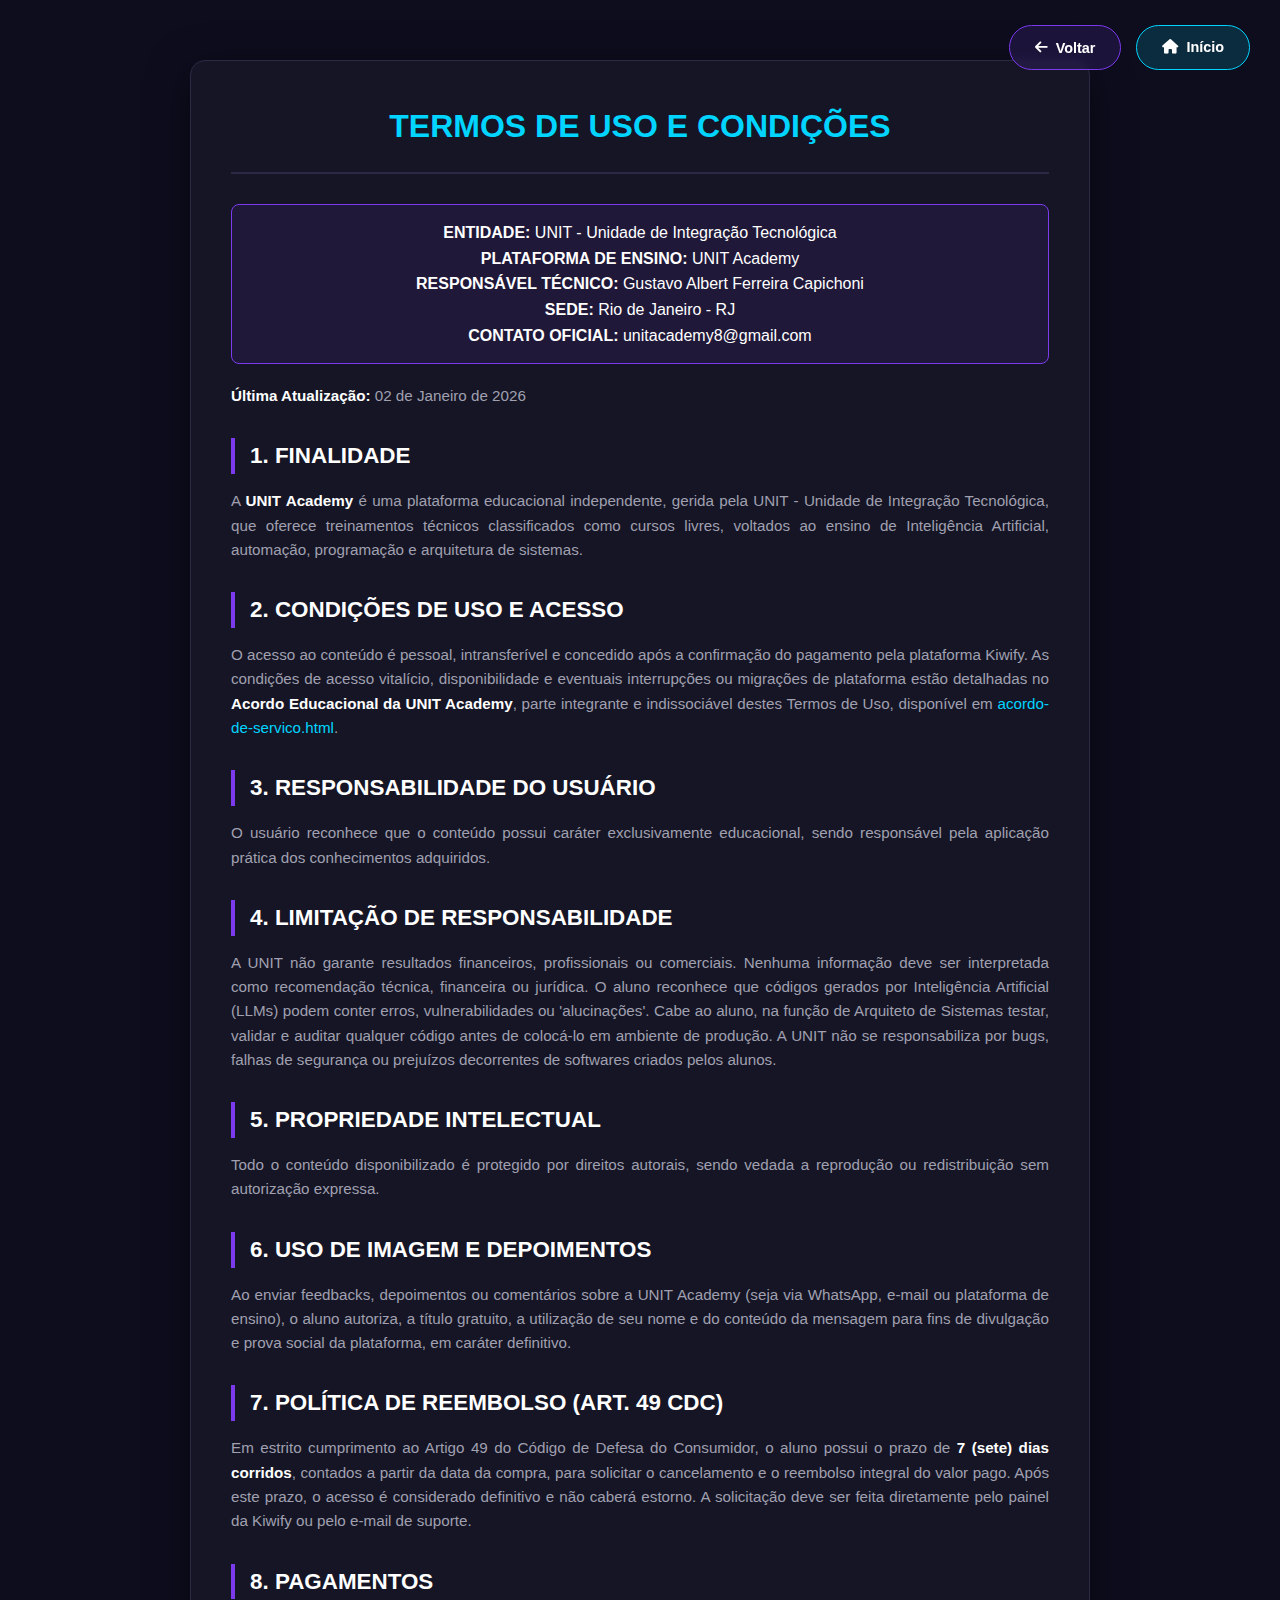
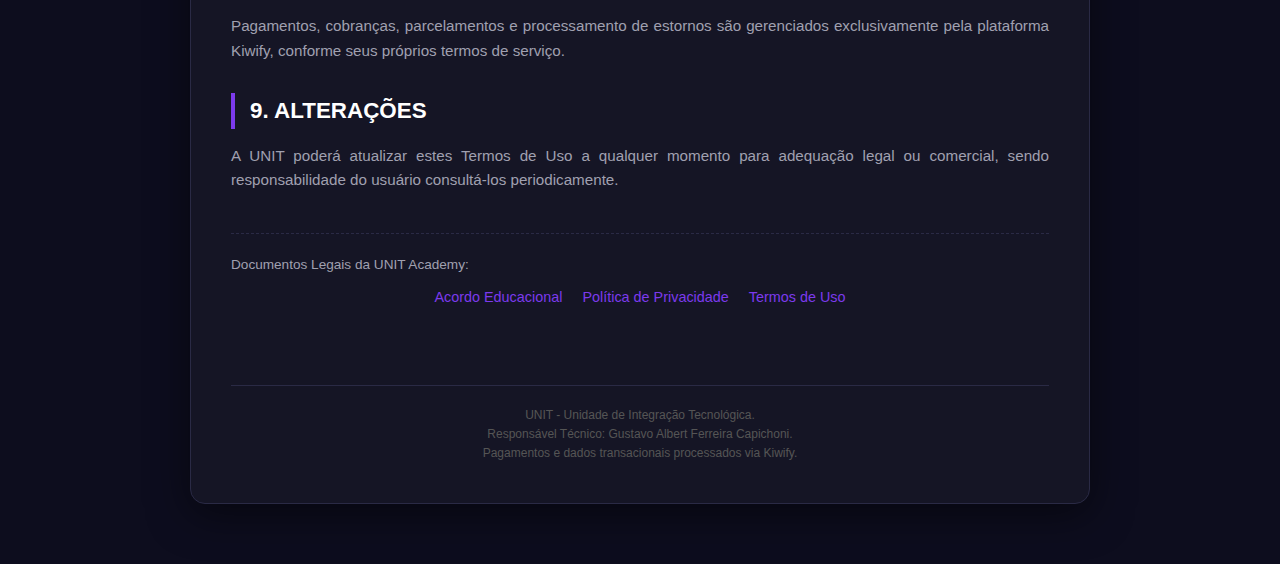
<file: termos-e-acordos/termos-de-uso.html>
<!DOCTYPE html>
<html lang="pt-BR">
<head>
    <meta charset="utf-8" />
    <meta name="viewport" content="width=device-width,initial-scale=1" />
    <title>Termos de Uso - UNIT Academy</title>
     <style>
        :root {
            --bg-dark: #0d0d1e;
            --card-bg: #151525;
            --primary: #7c3aed;
            --neon-blue: #00d4ff;
            --text-main: #ffffff;
            --text-muted: #a0a0b0;
            --border-color: #2a2a45;
        }
        * { margin: 0; padding: 0; box-sizing: border-box; font-family: 'Poppins', sans-serif; }
        body { background-color: var(--bg-dark); color: var(--text-main); line-height: 1.6; padding: 20px; }
        .container-legal {
            max-width: 900px; margin: 40px auto; padding: 40px;
            background-color: var(--card-bg); border: 1px solid var(--border-color);
            border-radius: 15px; box-shadow: 0 10px 40px rgba(0, 0, 0, 0.5);
        }
        h1 { color: var(--neon-blue); font-size: 2rem; margin-bottom: 30px; text-align: center; border-bottom: 2px solid var(--border-color); padding-bottom: 20px; }
        h2 { color: #fff; font-size: 1.4rem; margin-top: 30px; margin-bottom: 15px; border-left: 4px solid var(--primary); padding-left: 15px; }
        p, li { font-size: 0.95rem; color: var(--text-muted); margin-bottom: 15px; text-align: justify; }
        strong { color: #fff; font-weight: 600; }
        ul { padding-left: 20px; margin-bottom: 20px; }
        .highlight-box {
            background: rgba(124, 58, 237, 0.1); border: 1px solid var(--primary);
            padding: 15px; border-radius: 8px; margin: 20px 0; text-align: center;
        }
        .footer-legal {
            text-align: center; margin-top: 60px; padding-top: 20px; border-top: 1px solid var(--border-color);
            font-size: 0.75rem; color: #555; /* Cor bem discreta */
        }
        /* BOTÃO VOLTAR FLUTUANTE */
        .btn-back-fixed {
            position: fixed;
            top: 25px;
            right: 30px;
            background: rgba(124, 58, 237, 0.15); /* Roxo transparente */
            color: #fff;
            padding: 10px 25px;
            border: 1px solid #7c3aed; /* Borda Roxa */
            border-radius: 50px;
            text-decoration: none;
            font-size: 0.9rem;
            font-weight: 600;
            transition: 0.3s;
            backdrop-filter: blur(5px);
            z-index: 1000;
            cursor: pointer;
            display: flex;
            align-items: center;
            gap: 8px;
        }

        .btn-back-fixed:hover {
            background: #7c3aed; /* Preenche de roxo ao passar o mouse */
            box-shadow: 0 0 15px rgba(124, 58, 237, 0.5);
            transform: translateX(-3px); /* Efeito sutil de movimento */
        }

        /* Ajuste para celular não ficar em cima do texto */
        @media (max-width: 600px) {
            .btn-back-fixed {
                padding: 8px 15px;
                font-size: 0.8rem;
                right: 15px;
            }
        }
        /* Container para agrupar os botões fixos */
.header-fixed-actions {
    position: fixed;
    top: 25px;
    right: 30px;
    display: flex;
    gap: 15px; /* Espaço entre os botões */
    z-index: 1000;
}

/* Novo Estilo para o botão "Início" */
.btn-home-fixed {
    /* Herda o estilo base do btn-back-fixed */
    background: rgba(0, 212, 255, 0.15); /* Neon Blue transparente, diferente do roxo */
    color: #fff;
    padding: 10px 25px;
    border: 1px solid var(--neon-blue); /* Borda Neon Blue */
    border-radius: 50px;
    text-decoration: none;
    font-size: 0.9rem;
    font-weight: 600;
    transition: 0.3s;
    backdrop-filter: blur(5px);
    z-index: 1000;
    cursor: pointer;
    display: flex;
    align-items: center;
    gap: 8px;
}

.btn-home-fixed:hover {
    background: var(--neon-blue); /* Preenche de Neon Blue ao passar o mouse */
    box-shadow: 0 0 15px rgba(0, 212, 255, 0.5);
    transform: translateX(-3px);
}

/* Ajuste do botão existente para o novo agrupamento */
.header-fixed-actions .btn-back-fixed {
    position: static; /* Remove o 'fixed' individual para o botão, agora o container gerencia */
    top: auto;
    right: auto;
}

/* Ajuste para celular para o grupo de botões */
@media (max-width: 600px) {
    .header-fixed-actions {
        flex-direction: column; /* Empilha os botões no celular */
        align-items: flex-end; /* Alinha à direita */
        top: 15px;
        right: 15px;
        gap: 10px; /* Menos espaço entre eles */
    }
    /* Adaptação para os botões dentro do container em mobile */
    .header-fixed-actions .btn-back-fixed,
    .header-fixed-actions .btn-home-fixed {
        padding: 8px 15px;
        font-size: 0.8rem;
        width: fit-content; /* Ajusta a largura ao conteúdo */
    }
}
    </style>
</head>
<body>
    <!-- Link do Ícone (Caso não tenha no head) -->
    <link rel="stylesheet" href="https://cdnjs.cloudflare.com/ajax/libs/font-awesome/6.5.0/css/all.min.css">

    <div class="header-fixed-actions">
        <button onclick="history.back()" class="btn-back-fixed">
            <i class="fa-solid fa-arrow-left"></i> Voltar
        </button>
        <a href="../index.html" class="btn-home-fixed">
            <i class="fa-solid fa-house"></i> Início
        </a>
    </div>
<div class="container-legal">

    <h1>TERMOS DE USO E CONDIÇÕES</h1>
        
        <div class="highlight-box">
            <strong>ENTIDADE:</strong>
            UNIT - Unidade de Integração Tecnológica<br>
            <strong>PLATAFORMA DE ENSINO:</strong> UNIT Academy<br>
            <strong>RESPONSÁVEL TÉCNICO:</strong> Gustavo Albert Ferreira Capichoni<br>
            <strong>SEDE:</strong> Rio de Janeiro - RJ<br>
            <strong>CONTATO OFICIAL:</strong> unitacademy8@gmail.com
        </div>

        <p><strong>Última Atualização:</strong> 02 de Janeiro de 2026</p>

<h2>1. FINALIDADE</h2>
<p>
A <strong>UNIT Academy</strong> é uma plataforma educacional independente, gerida pela UNIT - Unidade de Integração Tecnológica, que oferece treinamentos técnicos classificados como cursos livres, voltados ao ensino de Inteligência Artificial, automação, programação e arquitetura de sistemas.
</p>

<h2>2. CONDIÇÕES DE USO E ACESSO</h2> <!-- Título ajustado -->
<p>
O acesso ao conteúdo é pessoal, intransferível e concedido após a confirmação do pagamento pela plataforma Kiwify. As condições de acesso vitalício, disponibilidade e eventuais interrupções ou migrações de plataforma estão detalhadas no <strong>Acordo Educacional da UNIT Academy</strong>, parte integrante e indissociável destes Termos de Uso, disponível em <a href="acordo-de-servico.html" style="color: var(--neon-blue); text-decoration: none;">acordo-de-servico.html</a>.
</p>

<h2>3. RESPONSABILIDADE DO USUÁRIO</h2>
<p>
O usuário reconhece que o conteúdo possui caráter exclusivamente educacional, sendo responsável pela aplicação prática dos conhecimentos adquiridos.
</p>

<h2>4. LIMITAÇÃO DE RESPONSABILIDADE</h2>
<p>
A UNIT não garante resultados financeiros, profissionais ou comerciais. Nenhuma informação deve ser interpretada como recomendação técnica, financeira ou jurídica.
O aluno reconhece que códigos gerados por Inteligência Artificial (LLMs) podem conter erros, vulnerabilidades ou 'alucinações'. 
Cabe ao aluno, na função de Arquiteto de Sistemas testar, validar e auditar qualquer código antes de colocá-lo em ambiente de 
produção. A UNIT não se responsabiliza por bugs, falhas de segurança ou prejuízos decorrentes de softwares criados pelos alunos.
</p>

<h2>5. PROPRIEDADE INTELECTUAL</h2>
<p>
Todo o conteúdo disponibilizado é protegido por direitos autorais, sendo vedada a reprodução ou redistribuição sem autorização expressa.
</p>

<h2>6. USO DE IMAGEM E DEPOIMENTOS</h2>
<p>
Ao enviar feedbacks, depoimentos ou comentários sobre a UNIT Academy (seja via WhatsApp, e-mail ou plataforma de ensino), o aluno autoriza, a título gratuito, a utilização de seu nome e do conteúdo da mensagem para fins de divulgação e prova social da plataforma, em caráter definitivo.
</p>

<h2>7. POLÍTICA DE REEMBOLSO (ART. 49 CDC)</h2>
<p>
Em estrito cumprimento ao Artigo 49 do Código de Defesa do Consumidor, o aluno possui o prazo de <strong>7 (sete) dias corridos</strong>, contados a partir da data da compra, para solicitar o cancelamento e o reembolso integral do valor pago. Após este prazo, o acesso é considerado definitivo e não caberá estorno. A solicitação deve ser feita diretamente pelo painel da Kiwify ou pelo e-mail de suporte.
</p>

<h2>8. PAGAMENTOS</h2>
<p>
Pagamentos, cobranças, parcelamentos e processamento de estornos são gerenciados exclusivamente pela plataforma Kiwify, conforme seus próprios termos de serviço.
</p>

<h2>9. ALTERAÇÕES</h2>
<p>
A UNIT poderá atualizar estes Termos de Uso a qualquer momento para adequação legal ou comercial, sendo responsabilidade do usuário consultá-los periodicamente.
</p>

<div class="legal-docs-footer-nav">
    <p>Documentos Legais da UNIT Academy:</p>
    <ul>
        <li><a href="acordo-de-servico.html">Acordo Educacional</a></li>
        <li><a href="politica-de-privacidade.html">Política de Privacidade</a></li>
        <li><a href="termos-de-uso.html">Termos de Uso</a></li>
    </ul>
</div>
<div class="footer-legal">
    UNIT - Unidade de Integração Tecnológica.<br>
    Responsável Técnico: Gustavo Albert Ferreira Capichoni.<br>
    Pagamentos e dados transacionais processados via Kiwify.
</div>

<style>
    /* Estilo para a navegação entre documentos no footer */
    .legal-docs-footer-nav {
        margin-top: 40px;
        padding-top: 20px;
        border-top: 1px dashed var(--border-color); /* Linha tracejada para separar do conteúdo */
        text-align: center;
    }
    .legal-docs-footer-nav p {
        font-size: 0.85rem;
        color: var(--text-muted);
        margin-bottom: 10px;
    }
    .legal-docs-footer-nav ul {
        list-style: none;
        padding: 0;
        display: flex;
        justify-content: center;
        gap: 20px; /* Espaço entre os links */
        margin-bottom: 20px;
    }
    .legal-docs-footer-nav li a {
        color: var(--primary); /* Cor principal (roxo) para os links */
        text-decoration: none;
        font-weight: 500;
        font-size: 0.9rem;
        transition: color 0.3s ease;
    }
    .legal-docs-footer-nav li a:hover {
        color: var(--neon-blue); /* Cor neon azul ao passar o mouse */
        text-decoration: underline;
    }
</style>

</div>
</body>
</html>
</file>
<file: css/index.css>
/* ==================================================================
   INDEX.CSS - UNIT ACADEMY (OTIMIZADO)
================================================================== */

/* 1. VARIÁVEIS E CORES */
:root {
    --bg-dark: #0a0a0a;
    --primary: #7c3aed;
    --primary-glow: rgba(124, 58, 237, 0.4);
    --neon-blue: #00d4ff;
    --neon-green: #00ff9d;
    --neon-orange: #ff9f43;
    --text-main: #ffffff;
    --text-muted: #a0a0b0;
    --footer-bg: #02020a;
    --footer-border: rgba(255,255,255,0.05);
}

/* 2. RESET E BASE */
* {
    margin: 0;
    padding: 0;
    box-sizing: border-box;
    font-family: 'Poppins', sans-serif;
}

html, body {
    margin: 0;
    padding: 0;
    width: 100%;
    scroll-behavior: smooth !important;
    background-color: var(--bg-dark);
    color: var(--text-main);
    line-height: 1.6;
    overflow-x: hidden;
}

a { text-decoration: none; color: inherit; transition: 0.3s; }
ul { list-style: none; }

/* Scrollbar */
::-webkit-scrollbar { width: 8px; }
::-webkit-scrollbar-track { background: var(--bg-dark); }
::-webkit-scrollbar-thumb { background: #2a2a45; border-radius: 4px; }
::-webkit-scrollbar-thumb:hover { background: var(--primary); }

/* ==================================================================
   HERO SECTION
================================================================== */
.hero-section {
    position: relative;
    width: 100%;
    height: 100vh;
    overflow: hidden;
}

.video-fullscreen {
    position: absolute;
    top: 0; left: 0;
    width: 100%; height: 100%;
    object-fit: cover;
    object-position: top center;
    z-index: 1; /* Acima do slider, abaixo do conteúdo */
}

.center-title {
    position: absolute; 
    top: 50%; left: 50%;
    transform: translate(-50%, -50%);
    display: flex;
    flex-direction: column;
    align-items: center;
    justify-content: center;
    width: 100%;
    z-index: 10;
    pointer-events: none;
}

.main-title {
    display: block;
    text-align: center;
    margin: 0; padding: 0;
    font-weight: 900;
    color: #ffffff;
    text-transform: uppercase;
    letter-spacing: 3px;
    text-indent: 3px;
    font-size: clamp(3.5rem, 15vw, 9rem);
    line-height: 0.9;
    animation: neonPulse 3s infinite ease-in-out;
}

.sub-title {
    margin-top: 10px;
    color: #ffffff;
    text-align: center;
    letter-spacing: 5px;
    font-size: clamp(1rem, 2.5vw, 1.5rem);
    background: rgba(0, 0, 0, 0.3);
    padding: 5px 20px;
    border-radius: 50px;
    opacity: 0;
    transform: translateY(20px);
    animation: fadeInUp 1s ease forwards;
    animation-delay: 0.5s;
}

#overlay {
    position: absolute;
    bottom: 80px;
    width: 100%;
    text-align: center;
    z-index: 10;
}

.start-btn { 
    position: relative;
    padding: 20px 50px;
    font-size: 1.5rem;
    font-weight: 600;
    border-radius: 50px;
    border: none;
    cursor: pointer;
    color: #fff;
    pointer-events: auto;
    
    /* ADICIONADO PARA SUPORTE À TAG <A> */
    display: inline-block; 
    text-decoration: none;
    text-align: center;
    line-height: 1.2;
    /* FIM DA ADIÇÃO */

    background: linear-gradient(270deg, rgba(0,198,255,0) 0%, rgba(125,42,232,0.2) 20%, rgba(0,255,143,0.4) 40%, rgba(0,123,255,0.6) 60%, rgba(255,255,255,0.8) 80%, rgba(125,42,232,1) 100%);
    background-size: 600% 600%;
    animation: wave-gradient 6s ease infinite, glow-effect 4.5s ease infinite;
    box-shadow: 0 0 40px rgba(0,0,0,0.6);
    transition: transform 120ms ease; 
    overflow: hidden;
}
.start-btn:hover { transform: scale(1.06); color: #fff; }
.start-btn:active { transform: scale(0.98); }

/* Animações Globais Hero */
@keyframes neonPulse {
    0%, 100% { text-shadow: 0 0 10px #00eaff, 0 0 20px #0066ff, 0 0 40px #7d2ae8; }
    50% { text-shadow: 0 0 25px #00eaff, 0 0 55px #7d2ae8, 0 0 90px #ae00ff; }
}
@keyframes fadeInUp { to { opacity: 1; transform: translateY(0); } }
@keyframes wave-gradient {
    0% { background-position: 0% 50%; }
    50% { background-position: 100% 50%; }
    100% { background-position: 0% 50%; }
}
@keyframes glow-effect {
    0%, 100% { box-shadow: 0 0 20px rgba(255,255,255,0.2); }
    50% { box-shadow: 0 0 60px rgba(255,255,255,0.6); }
}

/* ==================================================================
   SOBRE & BENEFÍCIOS
================================================================== */
.about-unit { padding: 100px 20px; background-color: #111; text-align: center; }
.content-wrapper { max-width: 1000px; margin: 0 auto; }
.about-unit h2 { font-size: 2.5rem; margin-bottom: 20px; color: var(--neon-orange); }
.about-unit p { margin: 20px auto; font-size: 1rem; color: #ddd; line-height: 1.8; }

.benefits-container { margin: 60px 0; text-align: left; }
.benefits-title { font-size: 1.4rem; color: #fff; margin-bottom: 30px; text-align: center; }
.benefits-list { padding: 0; }
.benefit-item { margin-bottom: 30px; display: flex; gap: 20px; align-items: flex-start; }

.benefit-icon {
    color: var(--primary); font-size: 1.8rem;
    background: rgba(124, 58, 237, 0.1); width: 60px; height: 60px;
    display: flex; align-items: center; justify-content: center;
    border-radius: 12px; flex-shrink: 0;
}
.benefit-strong { color: var(--neon-blue); font-size: 1.1rem; }
.benefit-desc { margin: 5px 0 0; font-size: 0.95rem; color: var(--text-muted); }

.mission-block {
    background: rgba(255,255,255,0.03); padding: 40px;
    border-radius: 15px; border-left: 4px solid var(--primary);
    text-align: left; margin-top: 50px;
}
.mission-quote { font-weight: 600; color: #fff; margin-top: 20px; font-style: italic; font-size: 1.1rem; border-top: 1px solid #333; padding-top: 20px; }

/* ==================================================================
   GALERIA
================================================================== */
.image-gallery {
    display: flex; flex-wrap: wrap; justify-content: center;
    background-color: #0a0a0a; padding: 80px 20px; gap: 40px;
}
.gallery-item { width: 320px; text-align: center; color: #fff; }
.gallery-item img {
    width: 100%; border-radius: 15px; object-fit: cover;
    box-shadow: 0 10px 30px rgba(0,0,0,0.5);
    transition: transform 0.3s ease; border: 1px solid #222;
}
.gallery-item img:hover { transform: scale(1.03); border-color: var(--primary); }
.gallery-item p { margin-top: 20px; font-size: 0.95rem; color: #ccc; text-align: left; line-height: 1.6; }
.gallery-item strong { color: var(--neon-green); font-size: 1.1rem; display: block; margin-bottom: 5px; }

/* ==================================================================
   HUB IA
================================================================== */
.hub-ia-section {
    padding: 120px 20px; text-align: center; color: #e7faff;
    background: #06060c; position: relative; overflow: hidden;
}
.hub-ia-section::before {
    content: ""; position: absolute; inset: 0;
    background: radial-gradient(circle at 50% 50%, #1a1a2e 0%, #000 100%);
    opacity: 0.8; z-index: 0;
}
.hub-ia-section h2 { 
    color: var(--neon-blue); font-size: clamp(2rem, 4vw, 3rem); 
    text-shadow: 0 0 18px rgba(0, 212, 255, 0.5); margin-bottom: 20px; position: relative; z-index: 2;
}
.hub-ia-intro { max-width: 700px; margin: 0 auto 60px; color: #c0efff; font-size: 1.1rem; z-index: 2; position: relative; }

.ia-floating-texts { display: flex; justify-content: center; flex-wrap: wrap; gap: 20px; margin-bottom: 70px; position: relative; z-index: 2; }
.ia-floating-texts span {
    color: #fff; font-weight: 600; font-size: 1rem; padding: 8px 15px;
    border: 1px solid rgba(255,255,255,0.1); border-radius: 30px; background: rgba(255,255,255,0.05);
}

.ia-logos {
    display: flex; justify-content: center; flex-wrap: wrap;
    gap: 40px; row-gap: 60px; max-width: 1200px; margin: 0 auto;
    position: relative; z-index: 2; align-items: flex-start;
}

.ia-item {
    position: relative; text-align: center; width: 120px;
    display: flex; flex-direction: column; align-items: center; 
}
.ia-desc {
    font-size: 0.75rem; color: var(--neon-blue); margin-bottom: 10px;
    height: 50px; display: flex; align-items: flex-end; justify-content: center;
    line-height: 1.2; width: 100%;
}
.ia-glow-ring {
    position: absolute; top: -10px; left: 50%; width: 100px; height: 100px;
    border-radius: 50%; transform: translateX(-50%);
    background: radial-gradient(circle, rgba(124, 58, 237, 0.2) 0%, transparent 70%);
    filter: blur(5px); z-index: -1;
}
.ia-item img {
    width: 80px; height: 80px; object-fit: contain;
    background: #0a0a18; border: 1px solid rgba(255,255,255,0.1);
    border-radius: 18px; padding: 10px; transition: 0.3s;
}
.ia-item:hover img { border-color: var(--neon-blue); box-shadow: 0 0 20px rgba(0, 212, 255, 0.3); transform: translateY(-5px); }
.ia-item p:last-child { margin-top: 8px; font-size: 0.9rem; color: #fff; font-weight: 600; }

/* ==================================================================
   CTA FINAL
================================================================== */
.cta-final-section { padding: 90px 20px; background: #06080f; position: relative; }
.cta-container {
    max-width: 900px; margin: 0 auto; padding: 40px 40px;
    border: 1px solid rgba(80, 150, 255, 0.3); border-radius: 20px;
    position: relative; overflow: hidden; box-shadow: 0 0 50px rgba(0,0,0,0.5); text-align: center;
}
.cta-card-video {
    position: absolute; top: 0; left: 0; width: 100%; height: 100%;
    object-fit: cover; z-index: 0; filter: brightness(0.3); pointer-events: none;
}
.cta-content { position: relative; z-index: 2; }
.cta-container h2 { color: #fff; font-size: 2.2rem; margin-bottom: 10px; }
.cta-container p { color: #ccc; font-size: 1.1rem; margin-bottom: 30px; margin-top: 20px; }
.cta-btn {
    padding: 15px 40px; background: var(--neon-blue); color: #000;
    font-size: 1.2rem; font-weight: 800; border: none; border-radius: 50px;
    cursor: pointer; transition: 0.3s; box-shadow: 0 0 20px rgba(0, 212, 255, 0.4);
}
.cta-btn:hover { background: #fff; transform: scale(1.05); }

/* ==================================================================
   FOOTER
================================================================== */
.site-footer {
    background-color: var(--footer-bg); border-top: 1px solid var(--footer-border);
    border-radius: 20px 20px 0 0; padding: 60px 20px 30px;
}
.footer-container { max-width: 1100px; margin: 0 auto; }
.footer-grid { display: grid; grid-template-columns: repeat(auto-fit, minmax(200px, 1fr)); gap: 40px; margin-bottom: 50px; }

.footer-col h4 { color: #fff; margin-bottom: 20px; font-size: 1rem; font-weight: 600; }
.footer-col p { color: #8888a0; font-size: 0.9rem; line-height: 1.6; }

.brand-wrapper { display: flex; align-items: center; gap: 15px; margin-bottom: 15px; }
.footer-img { width: 45px; height: auto; object-fit: contain; filter: drop-shadow(0 0 5px rgba(124, 58, 237, 0.6)); }
.footer-logo { font-weight: 800; font-size: 1.5rem; color: #fff; margin-bottom: 0; line-height: 1; }

.footer-links { display: flex; flex-direction: column; gap: 12px; }
.footer-links a {
    color: #8888a0; font-size: 0.9rem; position: relative;
    transition: 0.3s; display: flex; align-items: center;
}
.footer-links a::before {
    content: ''; display: inline-block; width: 6px; height: 6px;
    background-color: rgba(124, 58, 237, 0.5); border-radius: 50%;
    margin-right: 10px; transition: 0.3s;
}
.footer-links a:hover { color: var(--primary); transform: translateX(5px); }
.footer-links a:hover::before { background-color: var(--neon-blue); box-shadow: 0 0 8px var(--neon-blue); }

.social-row { display: flex; gap: 15px; margin-bottom: 20px; }
.social-btn {
    width: 40px; height: 40px; background: rgba(255,255,255,0.05);
    display: flex; align-items: center; justify-content: center;
    border-radius: 50%; color: #fff; transition: 0.3s;
}
.social-btn:hover { background: var(--primary); transform: scale(1.1); }
.footer-address { color: #8888a0; font-size: 0.85rem; }

.footer-bottom {
    border-top: 1px solid rgba(255,255,255,0.05); padding-top: 30px;
    display: flex; flex-wrap: wrap; justify-content: space-between; align-items: center;
    gap: 20px; color: #8888a0; font-size: 0.8rem;
}
.legal-links { display: flex; gap: 20px; flex-wrap: wrap; }
.legal-links a:hover { color: var(--primary); }

/* ==================================================================
   SISTEMA DE FUNDO HÍBRIDO + PRELOADER
================================================================== */
.slider-clean-container {
    position: absolute; top: 0; left: 0; width: 100%; height: 100%;
    z-index: 0; background-color: #000;
}
.clean-slide {
    position: absolute; top: 0; left: 0; width: 100%; height: 100%;
    background-size: cover; background-position: center; opacity: 0;
    animation: smoothFade 30s infinite;
}
@keyframes smoothFade {
    0% { opacity: 0; }
    5% { opacity: 1; transform: scale(1); }
    20% { opacity: 1; transform: scale(1.05); }
    25% { opacity: 0; }
    100% { opacity: 0; }
}

/* Scroll Arrow */
.scroll-down-arrow {
    position: absolute; bottom: 20px; left: 50%; transform: translateX(-50%);
    z-index: 20; color: rgba(255, 255, 255, 0.7); font-size: 2rem;
    text-shadow: 0 0 10px rgba(0, 0, 0, 0.5); cursor: pointer;
    animation: bounceArrow 2s infinite; transition: color 0.3s;
}
.scroll-down-arrow:hover { color: var(--primary); }
@keyframes bounceArrow {
    0%, 20%, 50%, 80%, 100% { transform: translateX(-50%) translateY(0); }
    40% { transform: translateX(-50%) translateY(-10px); }
    60% { transform: translateX(-50%) translateY(-5px); }
}

/* Preloader Classes (Estrutura) */
#unit-preloader {
    position: fixed; top: 0; left: 0; width: 100%; height: 100%;
    background-color: #050510; z-index: 99999;
    display: flex; justify-content: center; align-items: center; flex-direction: column;
    transition: opacity 0.6s ease-out, visibility 0.6s ease-out;
}
.preloader-content { display: flex; flex-direction: column; align-items: center; justify-content: center; }
.preloader-logo {
    width: 80px; height: auto; margin-bottom: 20px;
    animation: preloaderPulse 1.5s infinite alternate;
    filter: drop-shadow(0 0 15px rgba(124, 58, 237, 0.6));
}
@keyframes preloaderPulse { from { transform: scale(1); opacity: 0.8; } to { transform: scale(1.1); opacity: 1; filter: drop-shadow(0 0 25px rgba(0, 212, 255, 0.8)); } }
.loading-bar-container {
    width: 200px; height: 4px; background: #1a1a2e;
    border-radius: 2px; overflow: hidden; position: relative; margin-bottom: 10px;
}
.loading-bar {
    width: 100%; height: 100%; background: linear-gradient(90deg, #7c3aed, #00d4ff);
    position: absolute; left: -100%; animation: loadBar 1.5s infinite linear;
}
@keyframes loadBar { 0% { left: -100%; } 50% { left: 0%; } 100% { left: 100%; } }
.system-text {
    color: #a0a0b0; font-size: 0.8rem; letter-spacing: 2px;
    text-transform: uppercase; animation: blinkText 1s infinite alternate;
}
@keyframes blinkText { from { opacity: 0.5; } to { opacity: 1; } }
.preloader-hidden { opacity: 0; visibility: hidden; pointer-events: none; }

/* MEDIA QUERIES (Mobile) */
@media (max-width: 768px) {
    .video-fullscreen { display: none; }
    .main-title { font-size: clamp(3rem, 18vw, 5rem); letter-spacing: 1px; }
    .sub-title { font-size: 0.9rem; padding: 5px 10px; width: 90%; line-height: 1.4; }
    #overlay { bottom: 120px; }
    .start-btn { padding: 15px 30px; font-size: 1.1rem; width: 80%; }
    .footer-grid { grid-template-columns: 1fr; }
    .gallery-item { width: 100%; }
    .footer-bottom { flex-direction: column; text-align: center; }
    .legal-links { justify-content: center; }
    .scroll-down-arrow { bottom: 90px; font-size: 1.5rem; }
}
</file>
<file: css/treinamentos.css>
/* --- 1. VARIÁVEIS E GERAL --- */ 
:root {
    --bg-dark: #050510;
    --card-bg: #151525;
    --primary: #7c3aed;
    --neon-blue: #00d4ff;
    --neon-green: #00ff9d;
    --neon-orange: #ff9f43;
    --text-main: #ffffff;
    --text-muted: #a0a0b0;
    --danger: #ff5e57;
    /* Variáveis do Footer */
    --footer-bg: #02020a;
    --footer-border: rgba(255,255,255,0.05);
}

html {
    scroll-behavior: smooth;
}

* { margin: 0; padding: 0; box-sizing: border-box; font-family: 'Poppins', sans-serif; }
body { background-color: var(--bg-dark); color: var(--text-main); overflow-x: hidden; }
.container { max-width: 1200px; margin: 0 auto; padding: 10px; }
a { text-decoration: none; }

/* --- 2. HEADER E VSL --- */
.header-sales { text-align: center; padding: 40px 0; }
.pre-head { color: var(--neon-green); font-weight: 700; letter-spacing: 2px; text-transform: uppercase; font-size: 0.9rem; }
.main-head { font-size: 2.8rem; font-weight: 800; line-height: 1.1; margin: 15px 0; background: linear-gradient(to right, #fff, #a29bfe); background-clip: text; -webkit-text-fill-color: transparent; }
.sub-head { color: var(--text-muted); font-size: 1.2rem; max-width: 700px; margin: 0 auto; }
.author-id { text-align: center; margin-bottom: 20px; color: #777; font-size: 0.85rem; }

/* AJUSTE PARA VÍDEO DO YOUTUBE RESPONSIVO */
.vsl-box {
    width: 100%;
    max-width: 900px; /* Largura máxima do player */
    margin: 40px auto;
    border-radius: 20px;
    overflow: hidden;
    box-shadow: 0 0 30px rgba(124, 58, 237, 0.3); /* Brilho Roxo */
    border: 1px solid rgba(255, 255, 255, 0.1);
    background: #000;
}

.video-responsive {
    position: relative;
    padding-bottom: 56.25%; /* Proporção 16:9 (Padrão YouTube) */
    height: 0;
    overflow: hidden;
}

.video-responsive iframe {
    position: absolute;
    top: 50%;
    left: 50%;
    width: 100%;
    height: 100%;
    transform: translate(-50%, -50%) scale(1.03);
}


/* --- 3. RESUMO (ICONS GRID) --- */
.modules-summary { display: grid; grid-template-columns: repeat(auto-fit, minmax(220px, 1fr)); gap: 15px; margin-bottom: 60px; }
.summary-card { background: #151525; padding: 15px; border-radius: 10px; border: 1px solid #2a2a45; display: flex; align-items: center; gap: 10px; }
.summary-card i { font-size: 1.5rem; }

/* --- 4. SEÇÃO "O MÉTODO" --- */
.method-section { text-align: center; margin: 60px 0; padding: 0 20px; }
.method-title { color: #fff; font-size: 2rem; margin-bottom: 30px; }
.highlight-blue { color: var(--neon-blue); border-bottom: 3px solid var(--primary); }

.method-grid { max-width: 900px; margin: 0 auto; display: grid; gap: 30px; grid-template-columns: repeat(auto-fit, minmax(300px, 1fr)); }

.method-box-old {
    background: rgba(255, 0, 0, 0.05); border: 1px solid rgba(255, 0, 0, 0.2); 
    padding: 25px; border-radius: 15px; text-align: left;
}
.method-box-old h4 { color: var(--danger); font-size: 1.1rem; margin-bottom: 15px; }

.method-box-new {
    background: rgba(0, 255, 157, 0.05); border: 1px solid var(--neon-green); 
    padding: 25px; border-radius: 15px; text-align: left; position: relative;
    box-shadow: 0 0 20px rgba(0, 255, 157, 0.1);
}
.method-tag {
    position: absolute; top: -12px; right: 20px; 
    background: var(--neon-green); color: #000; 
    padding: 2px 10px; border-radius: 20px; 
    font-weight: 800; font-size: 0.7rem;
}
.method-box-new h4 { color: var(--neon-green); font-size: 1.1rem; margin-bottom: 15px; }

.method-desc { color: #a0a0b0; font-size: 0.95rem; line-height: 1.6; }
.method-footer { color: #ddd; font-size: 1.2rem; font-weight: 400; margin-top: 35px; }

/* --- 5. MANIFESTO --- */
.manifesto-box {
    background: linear-gradient(180deg, rgba(124, 58, 237, 0.05), rgba(0,0,0,0)); 
    border: 1px solid var(--primary); padding: 40px; border-radius: 15px; 
    margin: 60px 0; text-align: left; position: relative; overflow: hidden;
}
.manifesto-title { color: var(--neon-green); font-size: 1.6rem; margin-bottom: 20px; }
.manifesto-text { color: #e0e0e0; line-height: 1.8; margin-bottom: 15px; }
.manifesto-highlight { color: #fff; font-weight: 600; border-left: 4px solid var(--neon-blue); padding-left: 15px; margin: 25px 0; }
.manifesto-author { color: var(--neon-orange); font-size: 0.9rem; margin-top: 25px; text-align: right; }

/* --- 6. CARDS DE TREINAMENTO --- */
.train-section { padding: 40px 0; text-align: center; border-top: 1px solid #2a2a45; }
.train-section h2 { font-size: 2.5rem; margin-bottom: 10px; color: #fff; }
.train-intro { color: var(--text-muted); font-size: 1.1rem; max-width: 800px; margin: 0 auto 50px auto; }
.train-grid { display: grid; grid-template-columns: repeat(auto-fit, minmax(280px, 1fr)); gap: 20px; }

.train-card {
    background: rgba(20, 25, 40, 0.6); border: 1px solid rgba(80, 150, 255, 0.3);
    padding: 25px; border-radius: 15px; transition: 0.3s ease; text-align: left;
    display: flex; flex-direction: column; justify-content: space-between; height: 100%;
    position: relative; backdrop-filter: blur(10px); /* Efeito Vidro */
}
.train-card:hover { transform: translateY(-10px); box-shadow: 0 0 25px rgba(0, 212, 255, 0.2); border-color: var(--neon-blue); }

.mural-video { width: 100%; height: 180px; object-fit: cover; border-radius: 10px; margin-bottom: 20px; border: 1px solid #2a2a45; background: #000; }
.train-card h3 { color: var(--neon-blue); font-size: 1.4rem; margin-bottom: 10px; min-height: 50px; }
.train-card p { color: #ccc; margin-bottom: 20px; font-size: 0.95rem; }
.train-card ul { list-style: none; margin-bottom: 20px; flex-grow: 1; }
.train-card ul li { color: #9bbcff; margin: 8px 0; font-size: 0.9rem; display: flex; gap: 8px; }
.train-card ul li::before { content: "•"; color: var(--neon-green); font-weight: bold; }

/* Badges */
.card-badge {
    position: absolute; top: -12px; right: 20px; padding: 5px 15px;
    border-radius: 50px; font-size: 0.75rem; font-weight: 800; text-transform: uppercase;
    letter-spacing: 1px; z-index: 10; box-shadow: 0 5px 15px rgba(0,0,0,0.5);
    border: 1px solid rgba(255,255,255,0.2);
}
.badge-purple { background: var(--primary); color: #fff; box-shadow: 0 0 10px var(--primary); }
.badge-green { background: #008f58; color: #fff; }
.badge-blue { background: #006eb3; color: #fff; }
.badge-new { background: var(--neon-orange); color: #000; box-shadow: 0 0 15px var(--neon-orange); animation: pulseBadge 2s infinite; }
@keyframes pulseBadge { 0% { transform: scale(1); } 50% { transform: scale(1.05); } 100% { transform: scale(1); } }

/* Footer do Card */
.card-footer {
    margin-top: auto; padding-top: 20px; border-top: 1px solid rgba(255, 255, 255, 0.05);
    text-align: center; display: flex; flex-direction: column; gap: 10px;
}
.card-old-price { font-size: 0.85rem; color: #888; text-decoration: line-through; margin-bottom: 0px; font-weight: 400; display: block; }
.card-price { font-size: 2rem; font-weight: 700; color: #fff; margin-bottom: 5px; text-shadow: 0 0 10px rgba(0,0,0,0.5); }
.card-price .currency { font-size: 1rem; color: var(--text-muted); font-weight: 400; }
.card-price .cents { font-size: 1rem; }

.train-btn-buy {
    display: block; width: 100%; padding: 14px; background: var(--neon-green); color: #050510;
    font-weight: 800; text-transform: uppercase; text-decoration: none; border-radius: 8px;
    transition: transform 0.2s, box-shadow 0.2s; font-size: 0.95rem; box-shadow: 0 0 15px rgba(0, 255, 157, 0.2);
}
.train-btn-buy:hover { transform: translateY(-2px); box-shadow: 0 0 20px rgba(0, 255, 157, 0.4); }

.train-btn-outline {
    width: 100%; padding: 10px; background: transparent; border: 1px solid #2a2a45;
    color: var(--text-muted); border-radius: 8px; font-size: 0.8rem; cursor: pointer;
    transition: 0.3s; margin-top: 5px;
}
.train-btn-outline:hover { border-color: var(--primary); color: #fff; background: rgba(255,255,255,0.02); }

/* --- 7. DEPOIMENTOS --- */
.comments-section { margin-top: 80px; max-width: 800px; margin-left: auto; margin-right: auto; text-align: center; }
.comments-section h3 { color: var(--neon-blue); margin-bottom: 30px; font-size: 1.8rem; }
.comment {
    background: rgba(20, 20, 35, 0.7); border: 1px solid rgba(0,234,255,0.15); border-radius: 12px;
    padding: 20px; display: flex; align-items: center; gap: 20px; text-align: left;
    box-shadow: 0 0 20px rgba(0,0,0,0.5); min-height: 100px;
    transition: opacity 0.5s ease-in-out; opacity: 1;
}
.grl-avatar-small {
    width: 50px; height: 50px; background: #1c2658; border-radius: 50%; display: flex;
    align-items: center; justify-content: center; font-size: 18px; color: var(--neon-blue);
    border: 2px solid var(--primary); flex-shrink: 0;
}
.user-name { color: var(--primary); font-weight: 700; margin-bottom: 5px; }
.user-text { color: #e0e0e0; font-style: italic; font-size: 0.95rem; }

/* --- 8. CERTIFICADO --- */
.cert-section {
    display: flex; align-items: center; justify-content: center; gap: 30px;
    background: linear-gradient(90deg, rgba(20,20,35,0.8), rgba(40,40,60,0.8));
    border: 1px solid #ffd700; padding: 30px; border-radius: 15px;
    margin: 60px auto; max-width: 800px; box-shadow: 0 0 20px rgba(255, 215, 0, 0.1);
    position: relative; overflow: hidden;
}
.cert-section::before {
    content: ''; position: absolute; top: 0; left: -100%; width: 100%; height: 100%;
    background: linear-gradient(90deg, transparent, rgba(255, 215, 0, 0.1), transparent);
    animation: shine 3s infinite;
}
@keyframes shine { 0% { left: -100%; } 100% { left: 100%; } }

.cert-visual {
    flex-shrink: 0; width: 140px; height: 190px;
    border-radius: 8px; overflow: hidden;
    box-shadow: 0 0 25px rgba(0, 212, 255, 0.15);
    border: 1px solid rgba(255, 215, 0, 0.2); background: #000;
}
.cert-img { width: 100%; height: 100%; object-fit: cover; display: block; transition: transform 0.3s ease; }
.cert-visual:hover .cert-img { transform: scale(2.50); }

.cert-content { text-align: left; }
.cert-title { color: #fff; font-size: 1.5rem; margin-bottom: 10px; }
.cert-text { color: #ccc; margin-bottom: 15px; font-size: 0.95rem; }
.cert-features { list-style: none; display: flex; flex-wrap: wrap; gap: 15px; }
.cert-features li {
    font-size: 0.85rem; color: #fff; display: flex; align-items: center; gap: 6px;
    background: rgba(255,255,255,0.05); padding: 5px 10px; border-radius: 5px;
}
.cert-features li i { color: #ffd700; }

/* --- 9. OFERTA FINAL --- */
.offer-card {
    position: relative; overflow: hidden; padding: 10px 15px;
    border: 1px solid var(--neon-blue); border-radius: 20px;
    text-align: center; margin: 30px auto 50px auto;
}
.video-bg { position: absolute; top: 0; left: 0; width: 100%; height: 100%; object-fit: cover; z-index: 1; }
.video-overlay { position: absolute; top: 0; left: 0; width: 100%; height: 100%; background: rgba(0, 0, 0, 0.7); z-index: 2; }
.conteudo-card { position: relative; z-index: 3; }
.offer-card::before {
    content: ''; position: absolute; top: -50%; left: -50%; width: 200%; height: 200%;
    background: radial-gradient(circle, rgba(124,58,237,0.1) 0%, transparent 60%);
    animation: rotate 10s linear infinite; pointer-events: none;
}
@keyframes rotate { from { transform: rotate(0deg); } to { transform: rotate(360deg); } }

.price-new { font-size: 4rem; font-weight: 800; color: #fff; margin: 10px 0; text-shadow: 0 0 20px rgba(255,255,255,0.5); }
.price-new span { font-size: 1.2rem; color: var(--neon-green); font-weight: 600; }
.btn-buy {
    display: inline-block; width: 100%; max-width: 400px;
    background: linear-gradient(90deg, #00ff9d, #00d4ff);
    color: #000; font-weight: 800; font-size: 1.4rem; padding: 20px;
    border-radius: 50px; text-decoration: none; text-transform: uppercase;
    box-shadow: 0 0 30px rgba(0, 255, 157, 0.4); animation: pulse 2s infinite; margin-top: 20px;
}
@keyframes pulse { 0% { box-shadow: 0 0 0 0 rgba(0, 255, 157, 0.7); } 70% { box-shadow: 0 0 0 20px rgba(0, 255, 157, 0); } 100% { box-shadow: 0 0 0 0 rgba(0, 255, 157, 0); } }

.security-footer { margin-top: 25px; color: #ccc; font-size: 0.8rem; line-height: 1.6; max-width: 600px; margin-left: auto; margin-right: auto; }
.security-icons { display: flex; justify-content: center; gap: 20px; margin-bottom: 15px; font-weight: bold; }

/* --- 10. MODAL --- */
.Mmodal { display: none; position: fixed; top: 0; left: 0; width: 100%; height: 100%; background: rgba(0,0,0,0.9); z-index: 2000; overflow-y: auto; }
.Mmodal-content {
    background: #0b0014; border: 1px solid var(--primary); padding: 30px; width: 90%; max-width: 600px;
    margin: 50px auto; border-radius: 15px; box-shadow: 0 0 30px rgba(124, 58, 237, 0.4);
    color: #fff; position: relative; animation: fadeIn 0.3s;
}
.Mclose { position: absolute; top: 15px; right: 20px; font-size: 24px; cursor: pointer; color: #fff; }
.Mclose:hover { color: var(--primary); }
.Mmodal-content h2 { color: var(--neon-blue); margin-bottom: 15px; }
.Mmodal-content h3 { color: var(--neon-green); margin-top: 20px; margin-bottom: 10px; font-size: 1.1rem; }
.Mmodal-content ul { padding-left: 0; list-style: none; margin-top: 20px; max-height: 400px; overflow-y: auto; padding-right: 10px; }
.Mmodal-content ul::-webkit-scrollbar { width: 5px; }
.Mmodal-content ul::-webkit-scrollbar-thumb { background: var(--primary); border-radius: 10px; }
.Mmodal-content ul::-webkit-scrollbar-track { background: #1a1a2e; }

/* ==================================================================
   11. FOOTER PADRONIZADO (Novo)
================================================================== */
.site-footer {
    background-color: var(--footer-bg);
    border-top: 1px solid var(--footer-border);
    border-radius: 20px 20px 0 0;
    padding: 60px 20px 30px;
    margin-top: 80px; /* Distância do conteúdo de cima */
}

.footer-container { max-width: 1100px; margin: 0 auto; }
.footer-grid { display: grid; grid-template-columns: repeat(auto-fit, minmax(200px, 1fr)); gap: 40px; margin-bottom: 50px; }
.footer-col h4 { color: #fff; margin-bottom: 20px; font-size: 1rem; font-weight: 600; }
.footer-col p { color: #8888a0; font-size: 0.9rem; line-height: 1.6; }

/* Identidade */
.brand-wrapper { display: flex; align-items: center; gap: 15px; margin-bottom: 15px; }
.footer-img { width: 45px; height: auto; object-fit: contain; filter: drop-shadow(0 0 5px rgba(124, 58, 237, 0.6)); }
.footer-logo { font-weight: 800; font-size: 1.5rem; color: #fff; margin-bottom: 0; line-height: 1; }

/* Links com Pontos */
.footer-links { display: flex; flex-direction: column; gap: 12px; }
.footer-links li { list-style: none; }
.footer-links a { color: #8888a0; font-size: 0.9rem; position: relative; transition: 0.3s; display: flex; align-items: center; text-decoration: none; }
.footer-links a::before {
    content: ''; display: inline-block; width: 6px; height: 6px;
    background-color: rgba(124, 58, 237, 0.5); border-radius: 50%;
    margin-right: 10px; transition: 0.3s;
}
.footer-links a:hover { color: var(--primary); transform: translateX(5px); }
.footer-links a:hover::before { background-color: var(--neon-blue); box-shadow: 0 0 8px var(--neon-blue); }

/* Redes Sociais */
.social-row { display: flex; gap: 15px; margin-bottom: 20px; }
.social-btn {
    width: 40px; height: 40px; background: rgba(255,255,255,0.05);
    display: flex; align-items: center; justify-content: center;
    border-radius: 50%; color: #fff; transition: 0.3s;
}
.social-btn:hover { background: var(--primary); transform: scale(1.1); }
.footer-address { color: #8888a0; font-size: 0.85rem; }

/* Barra Final */
.footer-bottom {
    border-top: 1px solid rgba(255,255,255,0.05); padding-top: 30px;
    display: flex; flex-wrap: wrap; justify-content: space-between;
    align-items: center; gap: 20px; color: #8888a0; font-size: 0.8rem;
}
.legal-links { display: flex; gap: 20px; flex-wrap: wrap; }
.legal-links a { color: #8888a0; transition: 0.3s; }
.legal-links a:hover { color: var(--primary); }

/* =========================================
   CÁPSULA DE NAVEGAÇÃO (Top Left)
   ========================================= */

.nav-capsule {
    position: fixed;
    top: 20px;
    left: 20px;
    background: rgba(15, 15, 25, 0.7); /* Fundo escuro leve */
    backdrop-filter: blur(10px);       /* Efeito de vidro */
    -webkit-backdrop-filter: blur(10px);
    border: 1px solid rgba(255, 255, 255, 0.1);
    border-radius: 50px;               /* Formato de pílula */
    padding: 6px 10px;
    display: flex;
    align-items: center;
    gap: 5px;
    z-index: 1000; /* Fica acima do conteúdo */
    box-shadow: 0 4px 20px rgba(0, 0, 0, 0.4);
    transition: 0.3s ease;
}

.nav-capsule:hover {
    background: rgba(15, 15, 25, 0.95);
    border-color: var(--primary);
    box-shadow: 0 0 20px rgba(124, 58, 237, 0.25);
}

/* --- LINKS DENTRO DA CÁPSULA --- */
.capsule-link {
    display: flex;
    align-items: center;
    gap: 10px;
    color: #ccc;
    text-decoration: none;
    padding: 6px 12px;
    border-radius: 40px;
    font-size: 0.85rem;
    font-weight: 600;
    transition: 0.3s;
}

.capsule-link i { color: var(--primary); transition: 0.3s; }

/* Hover nos Links Individuais */
.capsule-link:hover {
    background: rgba(255, 255, 255, 0.1);
    color: #fff;
}
.capsule-link:hover i { color: var(--neon-blue); }

/* --- TRATAMENTO DA SUA IMAGEM (TOKEN) --- */
.capsule-img {
    width: 26px;         /* Tamanho ideal para o cabeçalho */
    height: 26px;
    border-radius: 50%;  /* Deixa redonda */
    object-fit: cover;
    border: 1px solid rgba(255, 255, 255, 0.2);
    box-shadow: 0 0 8px rgba(0, 212, 255, 0.4); /* Glow azul combinando com a img */
    transition: 0.3s;
}

.capsule-link:hover .capsule-img {
    transform: rotate(15deg) scale(1.1); /* Efeito ao passar o mouse */
    border-color: var(--neon-blue);
}

/* --- DIVISOR VERTICAL --- */
.capsule-divider {
    width: 1px;
    height: 20px;
    background: rgba(255, 255, 255, 0.15);
    margin: 0 2px;
}

/* --- RESPONSIVO (MOBILE) --- */
@media (max-width: 480px) {
    .nav-capsule {
        top: 15px;
        left: 15px;
        padding: 5px;
        background: rgba(15, 15, 25, 0.85); /* Mais sólido no mobile para leitura */
    }
    
    .capsule-link {
        padding: 6px 10px;
        gap: 6px;
    }

    .link-text {
        font-size: 0.75rem; /* Texto levemente menor */
    }
    
    .capsule-img {
        width: 22px;
        height: 22px;
    }
}
/* RESPONSIVO */
@media (max-width: 768px) {
    /* Esconde o texto "Sobre o Autor" no celular e deixa só o ícone para economizar espaço */
    .desktop-only { display: none; }
    .back-btn { padding: 10px 15px; border-radius: 50%; } /* Vira uma bolinha no mobile */
    
    .vsl-box { width: 100%; }
    .main-head { font-size: 2rem; } 
    .price-new { font-size: 3rem; }
    
    .cert-section { flex-direction: column; text-align: center; gap: 15px; padding: 20px; }
    .cert-visual { width: 120px; margin-bottom: 15px; }
    
    .footer-grid { grid-template-columns: 1fr; }
    .footer-bottom { flex-direction: column; text-align: center; }
    .legal-links { justify-content: center; }
}
/* --- FOOTER SLIM (VENDAS) --- */
.slim-footer {
    text-align: center;
    background-color: #02020a;
    padding: 40px 20px;
    border-top: 1px solid rgba(255,255,255,0.05);
    margin-top: 60px;
}

.slim-footer .legal-links {
    justify-content: center;
    font-size: 0.8rem;
}

/* ==================================================================
   ★ UNIT CHATBOT - BIG TECH STYLE (INTEGRAÇÃO DEFINITIVA)
================================================================== */

/* 1. O GATILHO (BOTÃO FLUTUANTE) */
.unit-bot-trigger {
    position: fixed;
    bottom: 30px;
    right: 30px;
    width: 65px;
    height: 65px;
    /* Certifique-se que a imagem existe nesse caminho */
    background: url('../assets/img/1chatbot.png') no-repeat center center;
    background-size: cover;
    border-radius: 50%;
    cursor: pointer;
    box-shadow: 0 0 20px rgba(124, 58, 237, 0.6); /* Glow Roxo */
    z-index: 9999;
    transition: transform 0.3s ease, box-shadow 0.3s ease;
    border: 2px solid var(--neon-blue);
    animation: pulseBot 3s infinite;
}

.unit-bot-trigger:hover {
    transform: scale(1.1);
    box-shadow: 0 0 30px rgba(0, 212, 255, 0.8);
}

@keyframes pulseBot {
    0% { box-shadow: 0 0 0 0 rgba(124, 58, 237, 0.7); }
    70% { box-shadow: 0 0 0 15px rgba(124, 58, 237, 0); }
    100% { box-shadow: 0 0 0 0 rgba(124, 58, 237, 0); }
}

/* 2. A JANELA DO CHAT */
.unit-chat-window {
    position: fixed;
    bottom: 110px; /* Um pouco acima do botão */
    right: 30px;
    width: 380px;
    height: 550px;
    background: rgba(11, 0, 20, 0.95); /* Fundo Dark Profundo */
    backdrop-filter: blur(15px); /* Efeito Vidro */
    border: 1px solid rgba(124, 58, 237, 0.3);
    border-radius: 20px;
    display: flex;
    flex-direction: column;
    overflow: hidden;
    z-index: 9999;
    
    /* Estado Inicial: Escondido (mas renderizado para animar) */
    opacity: 0;
    visibility: hidden;
    transform: translateY(20px) scale(0.95);
    transition: all 0.3s cubic-bezier(0.25, 1, 0.5, 1);
    box-shadow: 0 20px 50px rgba(0,0,0,0.8);
    font-family: 'Poppins', sans-serif;
}

/* Estado Aberto (Ativado pelo JS) */
.unit-chat-window.open {
    opacity: 1;
    visibility: visible;
    transform: translateY(0) scale(1);
}

/* 3. CABEÇALHO */
.chat-header {
    background: linear-gradient(90deg, #7c3aed, #4c1d95);
    padding: 15px 20px;
    display: flex;
    justify-content: space-between;
    align-items: center;
    color: #fff;
    border-bottom: 1px solid rgba(255,255,255,0.1);
}

.chat-title {
    display: flex;
    align-items: center;
    gap: 10px;
    font-size: 0.95rem;
    font-weight: 600;
    letter-spacing: 0.5px;
}

.chat-avatar-small {
    width: 28px;
    height: 28px;
    border-radius: 50%;
    background: #fff;
    padding: 2px;
}

.chat-close {
    cursor: pointer;
    font-size: 1.2rem;
    opacity: 0.7;
    transition: 0.3s;
    width: 30px; height: 30px;
    display: flex; align-items: center; justify-content: center;
    border-radius: 50%;
}
.chat-close:hover { 
    opacity: 1; 
    background: rgba(255,255,255,0.2); 
    transform: rotate(90deg); 
}

/* 4. CORPO DO CHAT */
.chat-body {
    flex: 1;
    padding: 20px;
    overflow-y: auto;
    display: flex;
    flex-direction: column;
    gap: 15px;
    scroll-behavior: smooth;
    /* Textura de fundo sutil */
    background-image: radial-gradient(circle at 50% 50%, rgba(124, 58, 237, 0.05) 0%, transparent 100%);
}

.chat-body::-webkit-scrollbar { width: 5px; }
.chat-body::-webkit-scrollbar-thumb { background: #333; border-radius: 10px; }

/* 5. MENSAGENS (DESIGN MODERNO) */
.msg {
    max-width: 85%;
    padding: 12px 16px;
    border-radius: 12px;
    font-size: 0.9rem;
    line-height: 1.5;
    position: relative;
    animation: popIn 0.3s cubic-bezier(0.175, 0.885, 0.32, 1.275);
    word-wrap: break-word;
}

@keyframes popIn {
    from { opacity: 0; transform: translateY(10px) scale(0.95); }
    to { opacity: 1; transform: translateY(0) scale(1); }
}

/* Robô */
.msg-bot {
    background: #1a1a2e; /* Escuro */
    color: #e0e0e0;
    align-self: flex-start;
    border-bottom-left-radius: 2px;
    border: 1px solid rgba(255,255,255,0.05);
    box-shadow: 0 2px 10px rgba(0,0,0,0.2);
}

/* Usuário */
.msg-user {
    background: linear-gradient(135deg, var(--primary), var(--neon-blue));
    color: #fff;
    align-self: flex-end;
    border-bottom-right-radius: 2px;
    font-weight: 500;
    box-shadow: 0 4px 15px rgba(124, 58, 237, 0.3);
}

/* 6. BOTÕES DE OPÇÃO */
.chat-options {
    display: flex;
    flex-direction: column;
    gap: 8px;
    align-self: flex-start;
    width: 100%;
    margin-top: 5px;
    animation: fadeIn 0.5s ease;
}

.chat-btn {
    background: rgba(255, 255, 255, 0.03);
    border: 1px solid rgba(124, 58, 237, 0.4);
    color: #fff;
    padding: 12px;
    border-radius: 8px;
    text-align: left;
    cursor: pointer;
    font-size: 0.85rem;
    transition: all 0.2s;
    display: flex; align-items: center; gap: 8px;
}

.chat-btn:hover {
    background: rgba(124, 58, 237, 0.2);
    border-color: var(--neon-blue);
    transform: translateX(5px);
    box-shadow: 0 0 10px rgba(0, 212, 255, 0.2);
}

/* 7. ÁREA DE INPUT (NOME) */
.chat-input-area {
    padding: 15px;
    background: #0f0f1a;
    border-top: 1px solid rgba(255,255,255,0.1);
    display: none; /* Só aparece via JS */
    gap: 10px;
    animation: slideUpInput 0.3s ease;
}
@keyframes slideUpInput { from { transform: translateY(20px); opacity: 0; } to { transform: translateY(0); opacity: 1; } }

.chat-input-area.active {
    display: flex;
}

.chat-input {
    flex: 1;
    background: #1a1a2e;
    border: 1px solid #333;
    color: #fff;
    padding: 10px 15px;
    border-radius: 25px;
    outline: none;
    font-size: 0.9rem;
}

.chat-input:focus { border-color: var(--primary); }

.chat-send {
    background: var(--primary);
    border: none;
    color: #fff;
    width: 40px; height: 40px;
    border-radius: 50%;
    cursor: pointer;
    transition: 0.3s;
    display: flex; align-items: center; justify-content: center;
}
.chat-send:hover { background: var(--neon-blue); transform: scale(1.1); }

/* 8. INDICADOR DE DIGITAÇÃO */
.typing-indicator {
    display: flex; gap: 5px; padding: 12px 16px;
    background: #1a1a2e; border-radius: 12px;
    align-self: flex-start; width: fit-content;
    border: 1px solid rgba(255,255,255,0.05);
}
.typing-indicator span {
    width: 6px; height: 6px; background: #a0a0b0; border-radius: 50%;
    animation: typing 1.4s infinite ease-in-out both;
}
.typing-indicator span:nth-child(1) { animation-delay: -0.32s; }
.typing-indicator span:nth-child(2) { animation-delay: -0.16s; }
@keyframes typing { 0%, 80%, 100% { transform: scale(0); } 40% { transform: scale(1); } }

/* 9. CONTROLE DE Z-INDEX & MOBILE */
body.chat-open { overflow: hidden; }

/* O Modal precisa ganhar do Chat */
.Mmodal { z-index: 10005 !important; }

@media (max-width: 480px) {
    .unit-chat-window {
        width: 90%;
        right: 5%;
        bottom: 90px;
        height: 65vh;
    }
}
</file>
